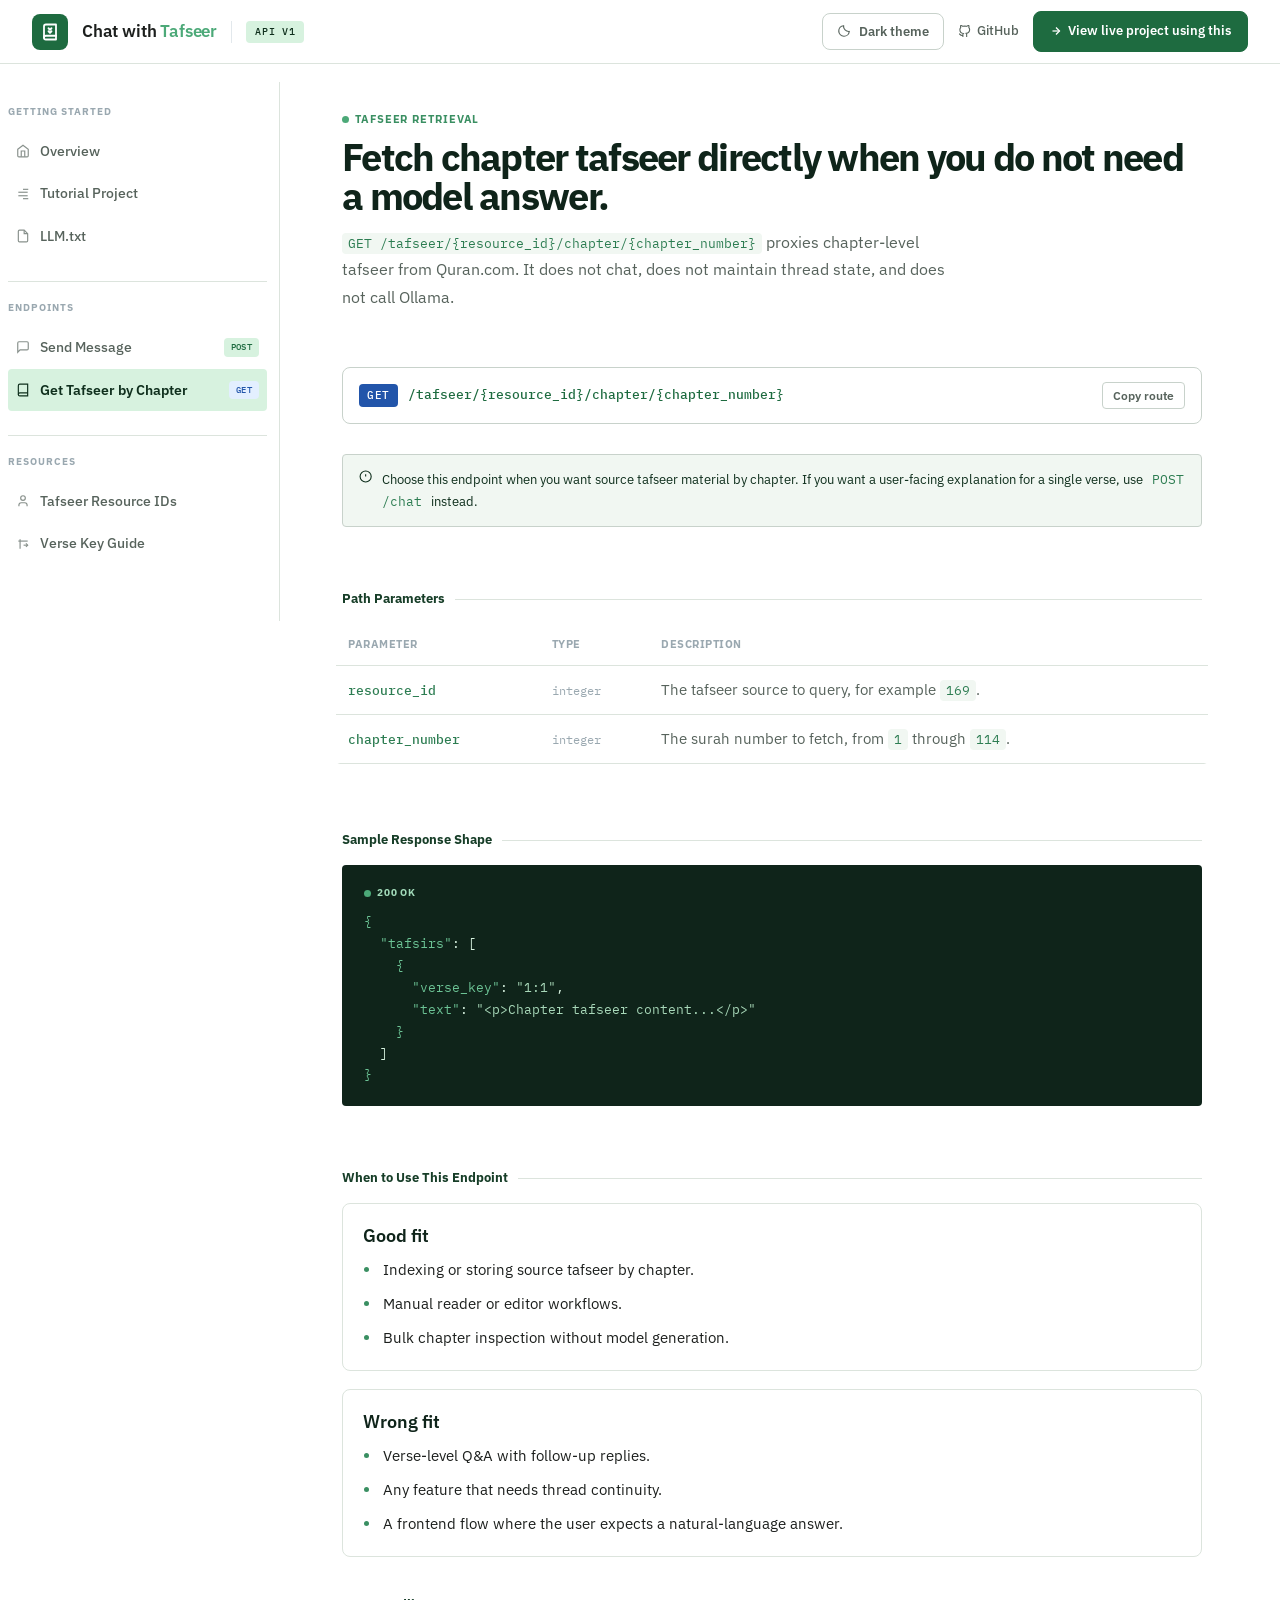
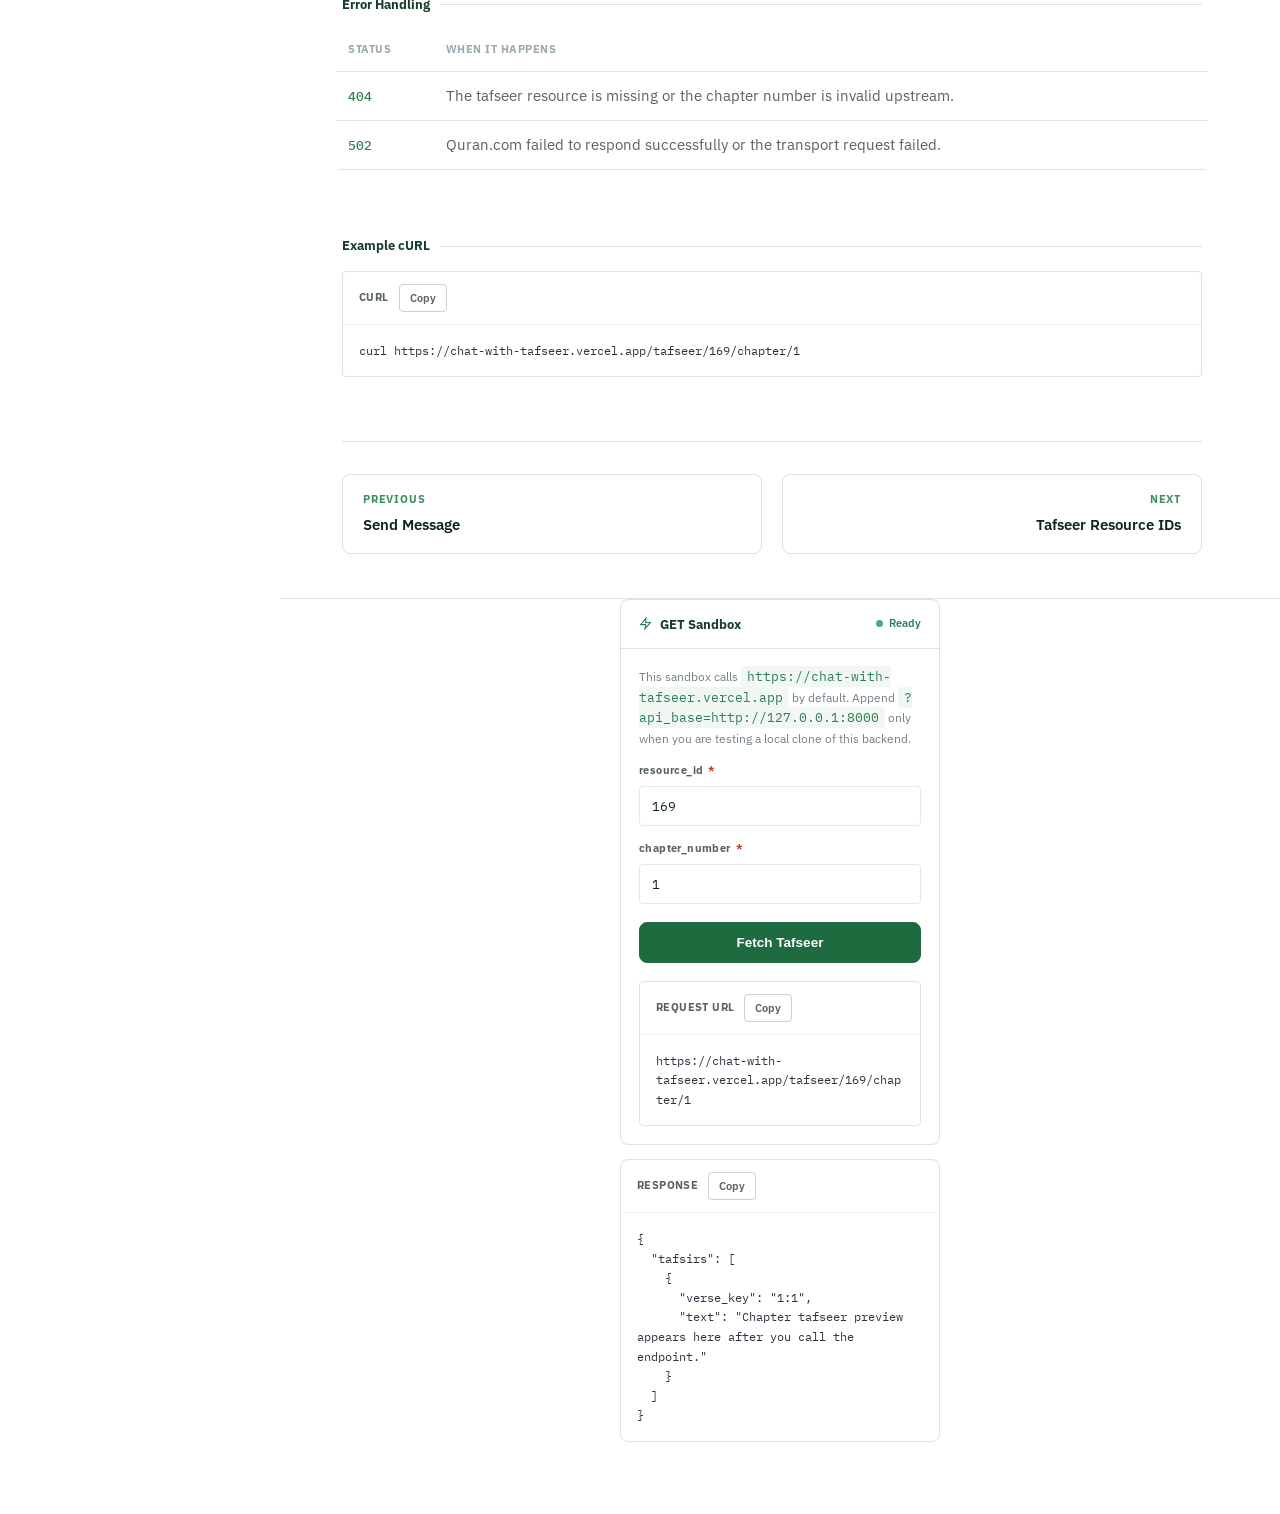
<file: docs/get_tafseer_by_chapter.html>
<!DOCTYPE html>
<html lang="en">
<head>
<meta charset="UTF-8">
<meta name="viewport" content="width=device-width, initial-scale=1.0">
<meta name="color-scheme" content="light dark">
<script>
  (function () {
    try {
      var storedTheme = localStorage.getItem("docs-theme");
      var theme = storedTheme;
      if (!theme && window.matchMedia) {
        theme = window.matchMedia("(prefers-color-scheme: dark)").matches ? "dark" : "light";
      }
      document.documentElement.setAttribute("data-theme", theme || "light");
    } catch (error) {
      document.documentElement.setAttribute("data-theme", "light");
    }
  })();
</script>
<title>Chat with Tafseer — Get Tafseer by Chapter</title>
<link rel="stylesheet" href="./assets/styles/docs.css">
</head>
<body>
<header class="topbar">
  <button class="burger-menu" type="button" aria-label="Toggle menu" data-menu-toggle>
    <svg width="20" height="20" viewBox="0 0 24 24" fill="none" stroke="currentColor" stroke-width="2" stroke-linecap="round" stroke-linejoin="round">
      <line x1="3" y1="12" x2="21" y2="12"></line>
      <line x1="3" y1="6" x2="21" y2="6"></line>
      <line x1="3" y1="18" x2="21" y2="18"></line>
    </svg>
  </button>
  <div class="logo-mark" aria-hidden="true">
    <svg width="18" height="18" viewBox="0 0 24 24" fill="none" stroke="currentColor" stroke-width="2.4" stroke-linecap="round" stroke-linejoin="round">
      <path d="M4 19.5A2.5 2.5 0 0 1 6.5 17H20"></path>
      <path d="M6.5 2H20v20H6.5A2.5 2.5 0 0 1 4 19.5v-15A2.5 2.5 0 0 1 6.5 2z"></path>
      <path d="M10 7l2 2 2-2"></path>
      <path d="M10 11l2 2 2-2"></path>
    </svg>
  </div>
  <span class="brand">Chat with <span>Tafseer</span></span>
  <div class="topbar-divider"></div>
  <span class="badge">API v1</span>

  <nav class="topbar-right">
    <button class="theme-toggle" type="button" data-theme-toggle aria-label="Toggle dark theme">
      <span class="theme-toggle-icon" data-theme-icon aria-hidden="true"></span>
      <span data-theme-label>Dark theme</span>
    </button>
    <a href="https://github.com/Sharjeelbaig/chat-with-tafseer" class="topbar-link" target="_blank">
      <svg width="13" height="13" fill="none" stroke="currentColor" stroke-width="2" viewBox="0 0 24 24">
        <path d="M9 19c-5 1.5-5-2.5-7-3m14 6v-3.87a3.37 3.37 0 0 0-.94-2.61c3.14-.35 6.44-1.54 6.44-7A5.44 5.44 0 0 0 20 4.77 5.07 5.07 0 0 0 19.91 1S18.73.65 16 2.48a13.38 13.38 0 0 0-7 0C6.27.65 5.09 1 5.09 1A5.07 5.07 0 0 0 5 4.77a5.44 5.44 0 0 0-1.5 3.78c0 5.42 3.3 6.61 6.44 7A3.37 3.37 0 0 0 9 18.13V22"></path>
      </svg>
      GitHub
    </a>
    <a href="https://tadabbur-ai.pages.dev" class="button-link" target="_blank">
      <svg width="12" height="12" fill="none" stroke="currentColor" stroke-width="2.5" viewBox="0 0 24 24">
        <path d="M5 12h14"></path>
        <path d="M12 5l7 7-7 7"></path>
      </svg>
      View live project using this
    </a>
  </nav>
</header>

<div class="layout">
  <aside class="sidebar">
    <div class="sidebar-section">
      <div class="sidebar-label">Getting Started</div>
      <a href="./index.html" class="sidebar-item">
        <svg width="14" height="14" fill="none" stroke="currentColor" stroke-width="2" viewBox="0 0 24 24">
          <path d="M3 9l9-7 9 7v11a2 2 0 0 1-2 2H5a2 2 0 0 1-2-2z"></path>
          <polyline points="9 22 9 12 15 12 15 22"></polyline>
        </svg>
        Overview
      </a>
      <a href="./tutorial_project.html" class="sidebar-item">
        <svg width="14" height="14" fill="none" stroke="currentColor" stroke-width="2" viewBox="0 0 24 24">
          <path d="M12 20h9"></path>
          <path d="M12 4h9"></path>
          <path d="M4 9h16"></path>
          <path d="M4 15h16"></path>
        </svg>
        Tutorial Project
      </a>
      <a href="./llm_txt.html" class="sidebar-item">
        <svg width="14" height="14" fill="none" stroke="currentColor" stroke-width="2" viewBox="0 0 24 24">
          <path d="M14 2H6a2 2 0 0 0-2 2v16a2 2 0 0 0 2 2h12a2 2 0 0 0 2-2V8z"></path>
          <path d="M14 2v6h6"></path>
        </svg>
        LLM.txt
      </a>
    </div>

    <div class="divider"></div>

    <div class="sidebar-section">
      <div class="sidebar-label">Endpoints</div>
      <a href="./send_message.html" class="sidebar-item">
        <svg width="14" height="14" fill="none" stroke="currentColor" stroke-width="2" viewBox="0 0 24 24">
          <path d="M21 15a2 2 0 0 1-2 2H7l-4 4V5a2 2 0 0 1 2-2h14a2 2 0 0 1 2 2z"></path>
        </svg>
        Send Message
        <span class="method-pill post">POST</span>
      </a>
      <a href="./get_tafseer_by_chapter.html" class="sidebar-item active">
        <svg width="14" height="14" fill="none" stroke="currentColor" stroke-width="2" viewBox="0 0 24 24">
          <path d="M4 19.5A2.5 2.5 0 0 1 6.5 17H20"></path>
          <path d="M6.5 2H20v20H6.5A2.5 2.5 0 0 1 4 19.5v-15A2.5 2.5 0 0 1 6.5 2z"></path>
        </svg>
        Get Tafseer by Chapter
        <span class="method-pill get">GET</span>
      </a>
    </div>

    <div class="divider"></div>

    <div class="sidebar-section">
      <div class="sidebar-label">Resources</div>
      <a href="./resource_ids.html" class="sidebar-item">
        <svg width="14" height="14" fill="none" stroke="currentColor" stroke-width="2" viewBox="0 0 24 24">
          <path d="M19 21v-2a4 4 0 0 0-4-4H9a4 4 0 0 0-4 4v2"></path>
          <circle cx="12" cy="7" r="4"></circle>
        </svg>
        Tafseer Resource IDs
      </a>
      <a href="./verse_keys.html" class="sidebar-item">
        <svg width="14" height="14" fill="none" stroke="currentColor" stroke-width="2" viewBox="0 0 24 24">
          <path d="M4 7h16"></path>
          <path d="M7 4v16"></path>
          <path d="M17 11l3 3-3 3"></path>
          <path d="M13 14h7"></path>
        </svg>
        Verse Key Guide
      </a>
    </div>
  </aside>

  <main class="main">
    <section class="docs-panel">
      <div class="page-intro">
        <div class="eyebrow">
          <span class="dot"></span>
          Tafseer Retrieval
        </div>
        <h1 class="page-title">Fetch chapter tafseer directly when you do not need a model answer.</h1>
        <p class="page-desc">
          <span class="inline-code">GET /tafseer/{resource_id}/chapter/{chapter_number}</span> proxies chapter-level tafseer from Quran.com. It does not chat, does not maintain thread state, and does not call Ollama.
        </p>
      </div>

      <div class="url-bar">
        <span class="url-method get">GET</span>
        <span class="url-path">/tafseer/{resource_id}/chapter/{chapter_number}</span>
        <button class="copy-btn" id="copy-chapter-route-btn">Copy route</button>
      </div>

      <div class="notice">
        <svg width="15" height="15" fill="none" stroke="currentColor" stroke-width="2" viewBox="0 0 24 24">
          <circle cx="12" cy="12" r="10"></circle>
          <path d="M12 8v4"></path>
          <path d="M12 16h.01"></path>
        </svg>
        <p>Choose this endpoint when you want source tafseer material by chapter. If you want a user-facing explanation for a single verse, use <span class="inline-code">POST /chat</span> instead.</p>
      </div>

      <div class="section-title">Path Parameters</div>
      <div class="table-scroll">
      <table class="param-table">
        <thead>
          <tr>
            <th>Parameter</th>
            <th>Type</th>
            <th>Description</th>
          </tr>
        </thead>
        <tbody>
          <tr>
            <td><span class="param-name">resource_id</span></td>
            <td><span class="param-type">integer</span></td>
            <td class="param-desc">The tafseer source to query, for example <span class="inline-code">169</span>.</td>
          </tr>
          <tr>
            <td><span class="param-name">chapter_number</span></td>
            <td><span class="param-type">integer</span></td>
            <td class="param-desc">The surah number to fetch, from <span class="inline-code">1</span> through <span class="inline-code">114</span>.</td>
          </tr>
        </tbody>
      </table>
      </div>

      <div class="section-title">Sample Response Shape</div>
      <div class="code-block">
        <div class="code-label"><span class="dot"></span> 200 OK</div>
        <pre><span class="key">{</span>
  <span class="key">"tafsirs"</span>: [
    <span class="key">{</span>
      <span class="key">"verse_key"</span>: <span class="str">"1:1"</span>,
      <span class="key">"text"</span>: <span class="str">"&lt;p&gt;Chapter tafseer content...&lt;/p&gt;"</span>
    <span class="key">}</span>
  ]
<span class="key">}</span></pre>
      </div>

      <div class="section-title">When to Use This Endpoint</div>
      <div class="card-grid">
        <article class="info-card">
          <h3>Good fit</h3>
          <ul class="check-list" style="margin-top:10px;">
            <li>Indexing or storing source tafseer by chapter.</li>
            <li>Manual reader or editor workflows.</li>
            <li>Bulk chapter inspection without model generation.</li>
          </ul>
        </article>
        <article class="info-card">
          <h3>Wrong fit</h3>
          <ul class="check-list" style="margin-top:10px;">
            <li>Verse-level Q&amp;A with follow-up replies.</li>
            <li>Any feature that needs thread continuity.</li>
            <li>A frontend flow where the user expects a natural-language answer.</li>
          </ul>
        </article>
      </div>

      <div class="section-title">Error Handling</div>
      <div class="table-scroll">
      <table class="param-table">
        <thead>
          <tr>
            <th>Status</th>
            <th>When it happens</th>
          </tr>
        </thead>
        <tbody>
          <tr>
            <td><span class="param-name">404</span></td>
            <td class="param-desc">The tafseer resource is missing or the chapter number is invalid upstream.</td>
          </tr>
          <tr>
            <td><span class="param-name">502</span></td>
            <td class="param-desc">Quran.com failed to respond successfully or the transport request failed.</td>
          </tr>
        </tbody>
      </table>
      </div>

      <div class="section-title">Example cURL</div>
      <div class="preview-block">
        <div class="preview-header">
          <span class="preview-label">cURL</span>
          <button class="copy-icon-btn" id="copy-chapter-curl-btn">Copy</button>
        </div>
        <div class="preview-body">
          <pre id="chapter-curl-preview"></pre>
        </div>
      </div>
      <nav class="docs-nav">
        <a href="./send_message.html" class="nav-btn prev">
          <span class="nav-label">Previous</span>
          <span class="nav-title">Send Message</span>
        </a>
        <a href="./resource_ids.html" class="nav-btn next">
          <span class="nav-label">Next</span>
          <span class="nav-title">Tafseer Resource IDs</span>
        </a>
      </nav>
    </section>

    <aside class="right-rail">
      <div class="rail-stack">
        <article class="sandbox-card">
          <div class="sandbox-card-header">
            <svg width="13" height="13" fill="none" stroke="var(--green-700)" stroke-width="2" viewBox="0 0 24 24">
              <polygon points="13 2 3 14 12 14 11 22 21 10 12 10 13 2"></polygon>
            </svg>
            <span class="sandbox-card-title">GET Sandbox</span>
            <span class="status-ok" id="chapter-sandbox-status" style="margin-left:auto;"><span class="status-dot"></span>Ready</span>
          </div>
          <div class="sandbox-card-body">
            <div class="small-note">This sandbox calls <span class="inline-code">https://chat-with-tafseer.vercel.app</span> by default. Append <span class="inline-code">?api_base=http://127.0.0.1:8000</span> only when you are testing a local clone of this backend.</div>

            <div class="field-group">
              <label class="field-label" for="chapter_resource_id">resource_id <span class="req">*</span></label>
              <input class="field-input" id="chapter_resource_id" type="number" value="169" placeholder="169">
            </div>

            <div class="field-group">
              <label class="field-label" for="chapter_number">chapter_number <span class="req">*</span></label>
              <input class="field-input" id="chapter_number" type="number" value="1" placeholder="1">
            </div>

            <button class="send-btn" id="fetch-tafseer-btn">Fetch Tafseer</button>

            <div class="preview-block" style="margin-top:4px;">
              <div class="preview-header">
                <span class="preview-label">Request URL</span>
                <button class="copy-icon-btn" id="copy-chapter-url-btn">Copy</button>
              </div>
              <div class="preview-body">
                <pre id="chapter-url-preview"></pre>
              </div>
            </div>
          </div>
        </article>

        <article class="sandbox-card">
          <div class="preview-header">
            <span class="preview-label">Response</span>
            <button class="copy-icon-btn" id="copy-chapter-response-btn">Copy</button>
          </div>
          <div class="preview-body">
            <pre id="chapter-response-preview"></pre>
          </div>
        </article>
      </div>
    </aside>
  </main>
</div>

<script src="./assets/scripts/docs.js"></script>
<script src="./assets/scripts/get-tafseer.js"></script>
<script>
  document.addEventListener("DOMContentLoaded", function () {
    var routeButton = document.getElementById("copy-chapter-route-btn");
    routeButton.addEventListener("click", function () {
      window.docsSite.copyText(
        window.docsSite.buildApiUrl("/tafseer/{resource_id}/chapter/{chapter_number}"),
        routeButton,
        "Copied"
      );
    });
  });
</script>
</body>
</html>
</file>
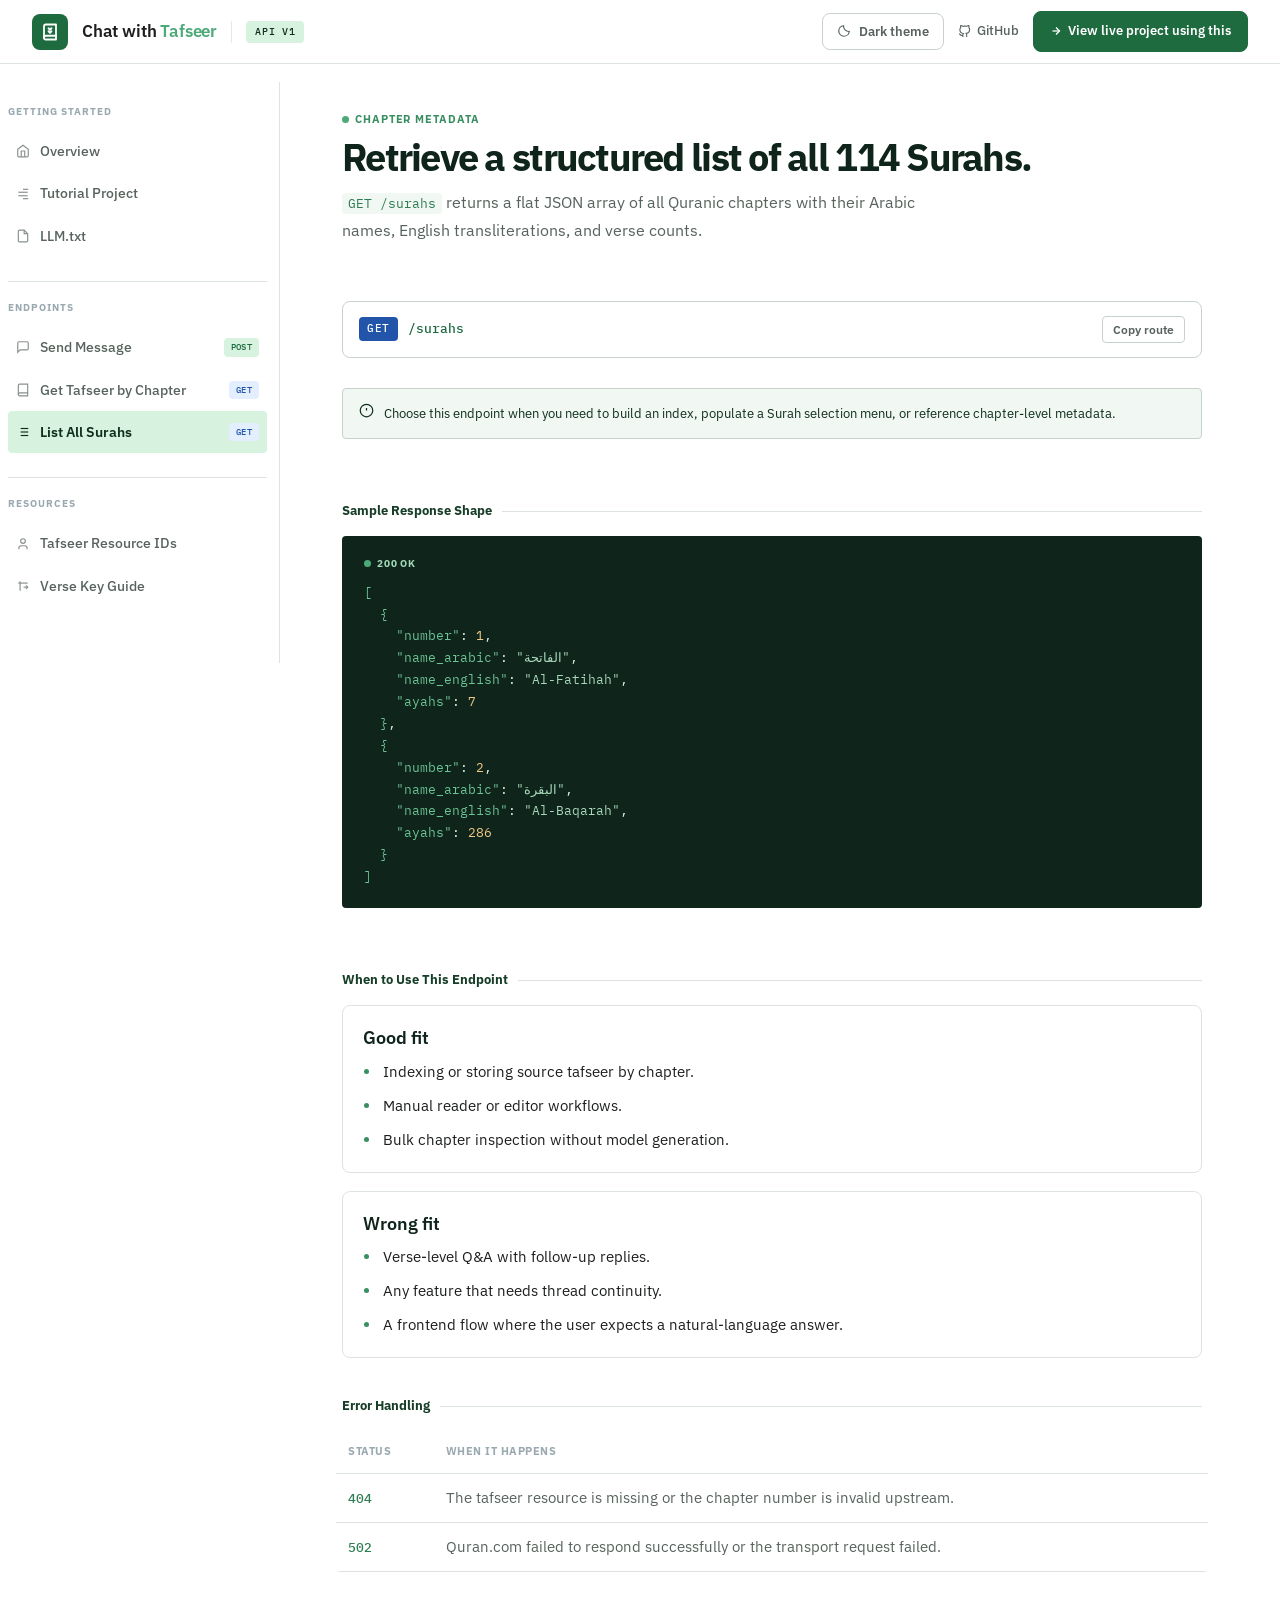
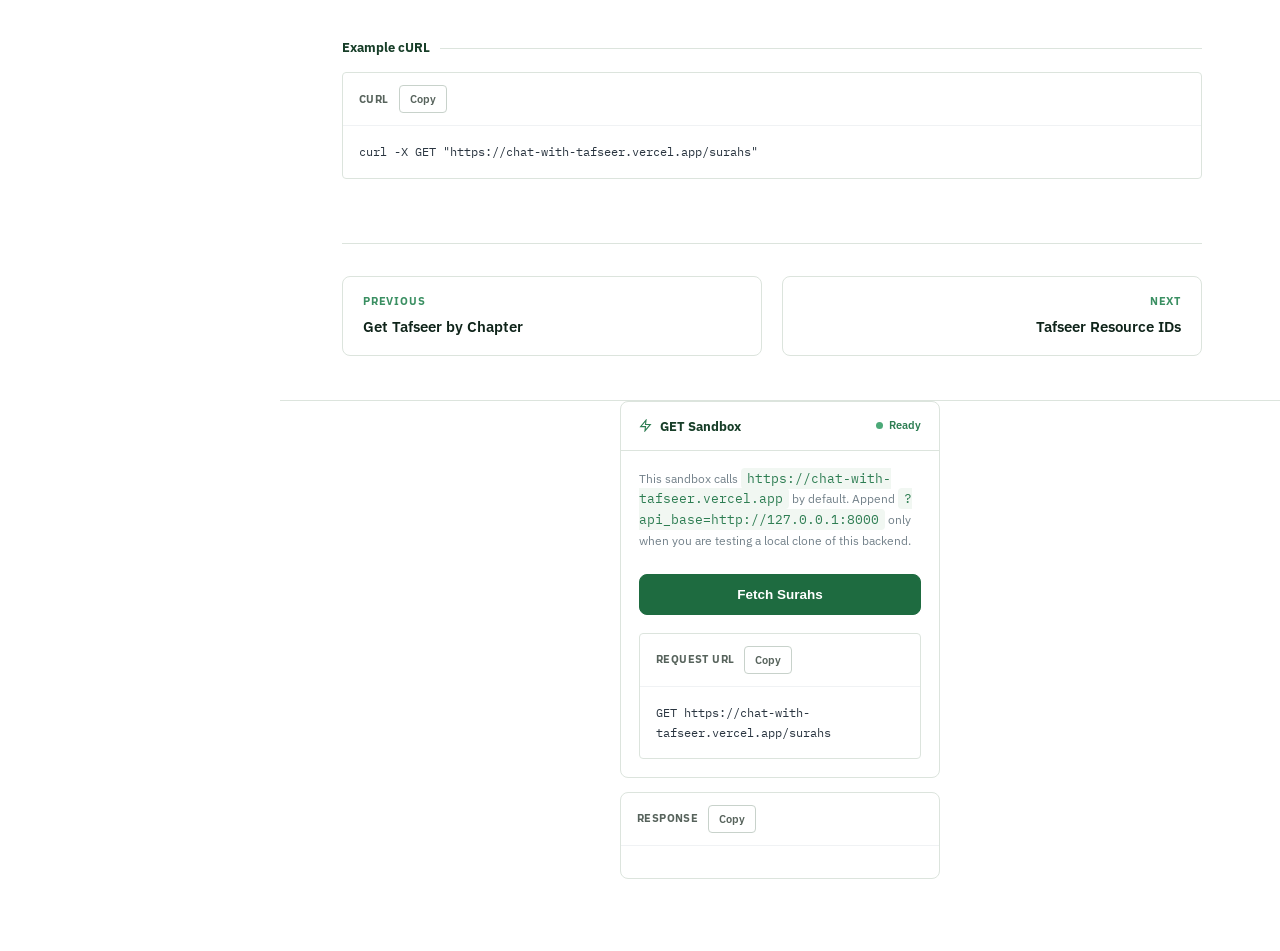
<file: docs/list_surahs.html>
<!DOCTYPE html>
<html lang="en">
<head>
<meta charset="UTF-8">
<meta name="viewport" content="width=device-width, initial-scale=1.0">
<meta name="color-scheme" content="light dark">
<script>
  (function () {
    try {
      var storedTheme = localStorage.getItem("docs-theme");
      var theme = storedTheme;
      if (!theme && window.matchMedia) {
        theme = window.matchMedia("(prefers-color-scheme: dark)").matches ? "dark" : "light";
      }
      document.documentElement.setAttribute("data-theme", theme || "light");
    } catch (error) {
      document.documentElement.setAttribute("data-theme", "light");
    }
  })();
</script>
<title>Chat with Tafseer — List All Surahs</title>
<link rel="stylesheet" href="./assets/styles/docs.css">
</head>
<body>
<header class="topbar">
  <button class="burger-menu" type="button" aria-label="Toggle menu" data-menu-toggle>
    <svg width="20" height="20" viewBox="0 0 24 24" fill="none" stroke="currentColor" stroke-width="2" stroke-linecap="round" stroke-linejoin="round">
      <line x1="3" y1="12" x2="21" y2="12"></line>
      <line x1="3" y1="6" x2="21" y2="6"></line>
      <line x1="3" y1="18" x2="21" y2="18"></line>
    </svg>
  </button>
  <div class="logo-mark" aria-hidden="true">
    <svg width="18" height="18" viewBox="0 0 24 24" fill="none" stroke="currentColor" stroke-width="2.4" stroke-linecap="round" stroke-linejoin="round">
      <path d="M4 19.5A2.5 2.5 0 0 1 6.5 17H20"></path>
      <path d="M6.5 2H20v20H6.5A2.5 2.5 0 0 1 4 19.5v-15A2.5 2.5 0 0 1 6.5 2z"></path>
      <path d="M10 7l2 2 2-2"></path>
      <path d="M10 11l2 2 2-2"></path>
    </svg>
  </div>
  <span class="brand">Chat with <span>Tafseer</span></span>
  <div class="topbar-divider"></div>
  <span class="badge">API v1</span>

  <nav class="topbar-right">
    <button class="theme-toggle" type="button" data-theme-toggle aria-label="Toggle dark theme">
      <span class="theme-toggle-icon" data-theme-icon aria-hidden="true"></span>
      <span data-theme-label>Dark theme</span>
    </button>
    <a href="https://github.com/Sharjeelbaig/chat-with-tafseer" class="topbar-link" target="_blank">
      <svg width="13" height="13" fill="none" stroke="currentColor" stroke-width="2" viewBox="0 0 24 24">
        <path d="M9 19c-5 1.5-5-2.5-7-3m14 6v-3.87a3.37 3.37 0 0 0-.94-2.61c3.14-.35 6.44-1.54 6.44-7A5.44 5.44 0 0 0 20 4.77 5.07 5.07 0 0 0 19.91 1S18.73.65 16 2.48a13.38 13.38 0 0 0-7 0C6.27.65 5.09 1 5.09 1A5.07 5.07 0 0 0 5 4.77a5.44 5.44 0 0 0-1.5 3.78c0 5.42 3.3 6.61 6.44 7A3.37 3.37 0 0 0 9 18.13V22"></path>
      </svg>
      GitHub
    </a>
    <a href="https://tadabbur-ai.pages.dev" class="button-link" target="_blank">
      <svg width="12" height="12" fill="none" stroke="currentColor" stroke-width="2.5" viewBox="0 0 24 24">
        <path d="M5 12h14"></path>
        <path d="M12 5l7 7-7 7"></path>
      </svg>
      View live project using this
    </a>
  </nav>
</header>

<div class="layout">
  <aside class="sidebar">
    <div class="sidebar-section">
      <div class="sidebar-label">Getting Started</div>
      <a href="./index.html" class="sidebar-item">
        <svg width="14" height="14" fill="none" stroke="currentColor" stroke-width="2" viewBox="0 0 24 24">
          <path d="M3 9l9-7 9 7v11a2 2 0 0 1-2 2H5a2 2 0 0 1-2-2z"></path>
          <polyline points="9 22 9 12 15 12 15 22"></polyline>
        </svg>
        Overview
      </a>
      <a href="./tutorial_project.html" class="sidebar-item">
        <svg width="14" height="14" fill="none" stroke="currentColor" stroke-width="2" viewBox="0 0 24 24">
          <path d="M12 20h9"></path>
          <path d="M12 4h9"></path>
          <path d="M4 9h16"></path>
          <path d="M4 15h16"></path>
        </svg>
        Tutorial Project
      </a>
      <a href="./llm_txt.html" class="sidebar-item">
        <svg width="14" height="14" fill="none" stroke="currentColor" stroke-width="2" viewBox="0 0 24 24">
          <path d="M14 2H6a2 2 0 0 0-2 2v16a2 2 0 0 0 2 2h12a2 2 0 0 0 2-2V8z"></path>
          <path d="M14 2v6h6"></path>
        </svg>
        LLM.txt
      </a>
    </div>

    <div class="divider"></div>

    <div class="sidebar-section">
      <div class="sidebar-label">Endpoints</div>
      <a href="./send_message.html" class="sidebar-item">
        <svg width="14" height="14" fill="none" stroke="currentColor" stroke-width="2" viewBox="0 0 24 24">
          <path d="M21 15a2 2 0 0 1-2 2H7l-4 4V5a2 2 0 0 1 2-2h14a2 2 0 0 1 2 2z"></path>
        </svg>
        Send Message
        <span class="method-pill post">POST</span>
      </a>
      <a href="./get_tafseer_by_chapter.html" class="sidebar-item">
        <svg width="14" height="14" fill="none" stroke="currentColor" stroke-width="2" viewBox="0 0 24 24">
          <path d="M4 19.5A2.5 2.5 0 0 1 6.5 17H20"></path>
          <path d="M6.5 2H20v20H6.5A2.5 2.5 0 0 1 4 19.5v-15A2.5 2.5 0 0 1 6.5 2z"></path>
        </svg>
        Get Tafseer by Chapter
        <span class="method-pill get">GET</span>
      </a>
      <a href="./list_surahs.html" class="sidebar-item active">
        <svg width="14" height="14" fill="none" stroke="currentColor" stroke-width="2" viewBox="0 0 24 24">
          <path d="M8 6h13"></path>
          <path d="M8 12h13"></path>
          <path d="M8 18h13"></path>
          <path d="M3 6h.01"></path>
          <path d="M3 12h.01"></path>
          <path d="M3 18h.01"></path>
        </svg>
        List All Surahs
        <span class="method-pill get">GET</span>
      </a>
    </div>

    <div class="divider"></div>

    <div class="sidebar-section">
      <div class="sidebar-label">Resources</div>
      <a href="./resource_ids.html" class="sidebar-item">
        <svg width="14" height="14" fill="none" stroke="currentColor" stroke-width="2" viewBox="0 0 24 24">
          <path d="M19 21v-2a4 4 0 0 0-4-4H9a4 4 0 0 0-4 4v2"></path>
          <circle cx="12" cy="7" r="4"></circle>
        </svg>
        Tafseer Resource IDs
      </a>
      <a href="./verse_keys.html" class="sidebar-item">
        <svg width="14" height="14" fill="none" stroke="currentColor" stroke-width="2" viewBox="0 0 24 24">
          <path d="M4 7h16"></path>
          <path d="M7 4v16"></path>
          <path d="M17 11l3 3-3 3"></path>
          <path d="M13 14h7"></path>
        </svg>
        Verse Key Guide
      </a>
    </div>
  </aside>

  <main class="main">
    <section class="docs-panel">
      <div class="page-intro">
        <div class="eyebrow">
          <span class="dot"></span>
          Chapter Metadata
        </div>
        <h1 class="page-title">Retrieve a structured list of all 114 Surahs.</h1>
        <p class="page-desc">
          <span class="inline-code">GET /surahs</span> returns a flat JSON array of all Quranic chapters with their Arabic names, English transliterations, and verse counts.
        </p>
      </div>

      <div class="url-bar">
        <span class="url-method get">GET</span>
        <span class="url-path">/surahs</span>
        <button class="copy-btn" id="copy-surahs-route-btn">Copy route</button>
      </div>

      <div class="notice">
        <svg width="15" height="15" fill="none" stroke="currentColor" stroke-width="2" viewBox="0 0 24 24">
          <circle cx="12" cy="12" r="10"></circle>
          <path d="M12 8v4"></path>
          <path d="M12 16h.01"></path>
        </svg>
        <p>Choose this endpoint when you need to build an index, populate a Surah selection menu, or reference chapter-level metadata.</p>
      </div>

      <div class="section-title">Sample Response Shape</div>
      <div class="code-block">
        <div class="code-label"><span class="dot"></span> 200 OK</div>
        <pre><span class="key">[</span>
  <span class="key">{</span>
    <span class="key">"number"</span>: <span class="num">1</span>,
    <span class="key">"name_arabic"</span>: <span class="str">"الفاتحة"</span>,
    <span class="key">"name_english"</span>: <span class="str">"Al-Fatihah"</span>,
    <span class="key">"ayahs"</span>: <span class="num">7</span>
  <span class="key">}</span>,
  <span class="key">{</span>
    <span class="key">"number"</span>: <span class="num">2</span>,
    <span class="key">"name_arabic"</span>: <span class="str">"البقرة"</span>,
    <span class="key">"name_english"</span>: <span class="str">"Al-Baqarah"</span>,
    <span class="key">"ayahs"</span>: <span class="num">286</span>
  <span class="key">}</span>
<span class="key">]</span></pre>
      </div>

      <div class="section-title">When to Use This Endpoint</div>
      <div class="card-grid">
        <article class="info-card">
          <h3>Good fit</h3>
          <ul class="check-list" style="margin-top:10px;">
            <li>Indexing or storing source tafseer by chapter.</li>
            <li>Manual reader or editor workflows.</li>
            <li>Bulk chapter inspection without model generation.</li>
          </ul>
        </article>
        <article class="info-card">
          <h3>Wrong fit</h3>
          <ul class="check-list" style="margin-top:10px;">
            <li>Verse-level Q&amp;A with follow-up replies.</li>
            <li>Any feature that needs thread continuity.</li>
            <li>A frontend flow where the user expects a natural-language answer.</li>
          </ul>
        </article>
      </div>

      <div class="section-title">Error Handling</div>
      <div class="table-scroll">
      <table class="param-table">
        <thead>
          <tr>
            <th>Status</th>
            <th>When it happens</th>
          </tr>
        </thead>
        <tbody>
          <tr>
            <td><span class="param-name">404</span></td>
            <td class="param-desc">The tafseer resource is missing or the chapter number is invalid upstream.</td>
          </tr>
          <tr>
            <td><span class="param-name">502</span></td>
            <td class="param-desc">Quran.com failed to respond successfully or the transport request failed.</td>
          </tr>
        </tbody>
      </table>
      </div>

      <div class="section-title">Example cURL</div>
      <div class="preview-block">
        <div class="preview-header">
          <span class="preview-label">cURL</span>
          <button class="copy-icon-btn" id="copy-chapter-curl-btn">Copy</button>
        </div>
        <div class="preview-body">
          <pre id="chapter-curl-preview"></pre>
        </div>
      </div>
      <nav class="docs-nav">
        <a href="./get_tafseer_by_chapter.html" class="nav-btn prev">
          <span class="nav-label">Previous</span>
          <span class="nav-title">Get Tafseer by Chapter</span>
        </a>
        <a href="./resource_ids.html" class="nav-btn next">
          <span class="nav-label">Next</span>
          <span class="nav-title">Tafseer Resource IDs</span>
        </a>
      </nav>
    </section>

    <aside class="right-rail">
      <div class="rail-stack">
        <article class="sandbox-card">
          <div class="sandbox-card-header">
            <svg width="13" height="13" fill="none" stroke="var(--green-700)" stroke-width="2" viewBox="0 0 24 24">
              <polygon points="13 2 3 14 12 14 11 22 21 10 12 10 13 2"></polygon>
            </svg>
            <span class="sandbox-card-title">GET Sandbox</span>
            <span class="status-ok" id="chapter-sandbox-status" style="margin-left:auto;"><span class="status-dot"></span>Ready</span>
          </div>
          <div class="sandbox-card-body">
            <div class="small-note">This sandbox calls <span class="inline-code">https://chat-with-tafseer.vercel.app</span> by default. Append <span class="inline-code">?api_base=http://127.0.0.1:8000</span> only when you are testing a local clone of this backend.</div>

            <button class="send-btn" style="margin-top: 10px;" id="fetch-surahs-btn">Fetch Surahs</button>

            <div class="preview-block" style="margin-top:4px;">
              <div class="preview-header">
                <span class="preview-label">Request URL</span>
                <button class="copy-icon-btn" id="copy-surahs-url-btn">Copy</button>
              </div>
              <div class="preview-body">
                <pre id="surahs-url-preview"></pre>
              </div>
            </div>
          </div>
        </article>

        <article class="sandbox-card">
          <div class="preview-header">
            <span class="preview-label">Response</span>
            <button class="copy-icon-btn" id="copy-surahs-response-btn">Copy</button>
          </div>
          <div class="preview-body">
            <pre id="surahs-response-preview"></pre>
          </div>
        </article>
      </div>
    </aside>
  </main>
</div>

<script src="./assets/scripts/docs.js"></script>
<script>
  document.addEventListener("DOMContentLoaded", function () {
    var routeButton = document.getElementById("copy-surahs-route-btn");
    var curlPreview = document.getElementById("chapter-curl-preview");
    var copyCurlBtn = document.getElementById("copy-chapter-curl-btn");

    var fetchBtn = document.getElementById("fetch-surahs-btn");
    var copyUrlBtn = document.getElementById("copy-surahs-url-btn");
    var copyResBtn = document.getElementById("copy-surahs-response-btn");
    var urlPreview = document.getElementById("surahs-url-preview");
    var resPreview = document.getElementById("surahs-response-preview");
    var statusText = document.getElementById("chapter-sandbox-status");

    function renderPreviews() {
      var url = window.docsSite.buildApiUrl("/surahs");
      urlPreview.textContent = "GET " + url;
      curlPreview.textContent = 'curl -X GET "' + url + '"';
    }

    renderPreviews();

    routeButton.addEventListener("click", function () {
      window.docsSite.copyText(window.docsSite.buildApiUrl("/surahs"), routeButton, "Copied");
    });
    copyCurlBtn.addEventListener("click", function () {
      window.docsSite.copyText(curlPreview.textContent, copyCurlBtn, "Copied");
    });
    copyUrlBtn.addEventListener("click", function () {
      window.docsSite.copyText(window.docsSite.buildApiUrl("/surahs"), copyUrlBtn, "Copied");
    });
    copyResBtn.addEventListener("click", function () {
      window.docsSite.copyText(resPreview.textContent, copyResBtn, "Copied");
    });

    fetchBtn.addEventListener("click", function () {
      var url = window.docsSite.buildApiUrl("/surahs");
      renderPreviews();

      fetchBtn.disabled = true;
      fetchBtn.textContent = "Fetching...";
      statusText.className = "status-loading";
      statusText.innerHTML = '<span class="status-dot"></span>Testing';
      resPreview.textContent = "Loading...";

      fetch(url)
        .then(function (res) {
          if (!res.ok) {
            return res.json().then(function (err) {
              throw err;
            });
          }
          return res.json();
        })
        .then(function (data) {
          resPreview.textContent = JSON.stringify(data, null, 2);
          statusText.className = "status-ok";
          statusText.innerHTML = '<span class="status-dot"></span>200 OK';
        })
        .catch(function (err) {
          resPreview.innerHTML = '<span class="error-string">' + JSON.stringify(err, null, 2) + '</span>';
          statusText.className = "status-error";
          statusText.innerHTML = '<span class="status-dot"></span>Failed';
        })
        .finally(function () {
          fetchBtn.disabled = false;
          fetchBtn.textContent = "Fetch Surahs";
        });
    });
  });
</script>
</body>
</html>
</file>
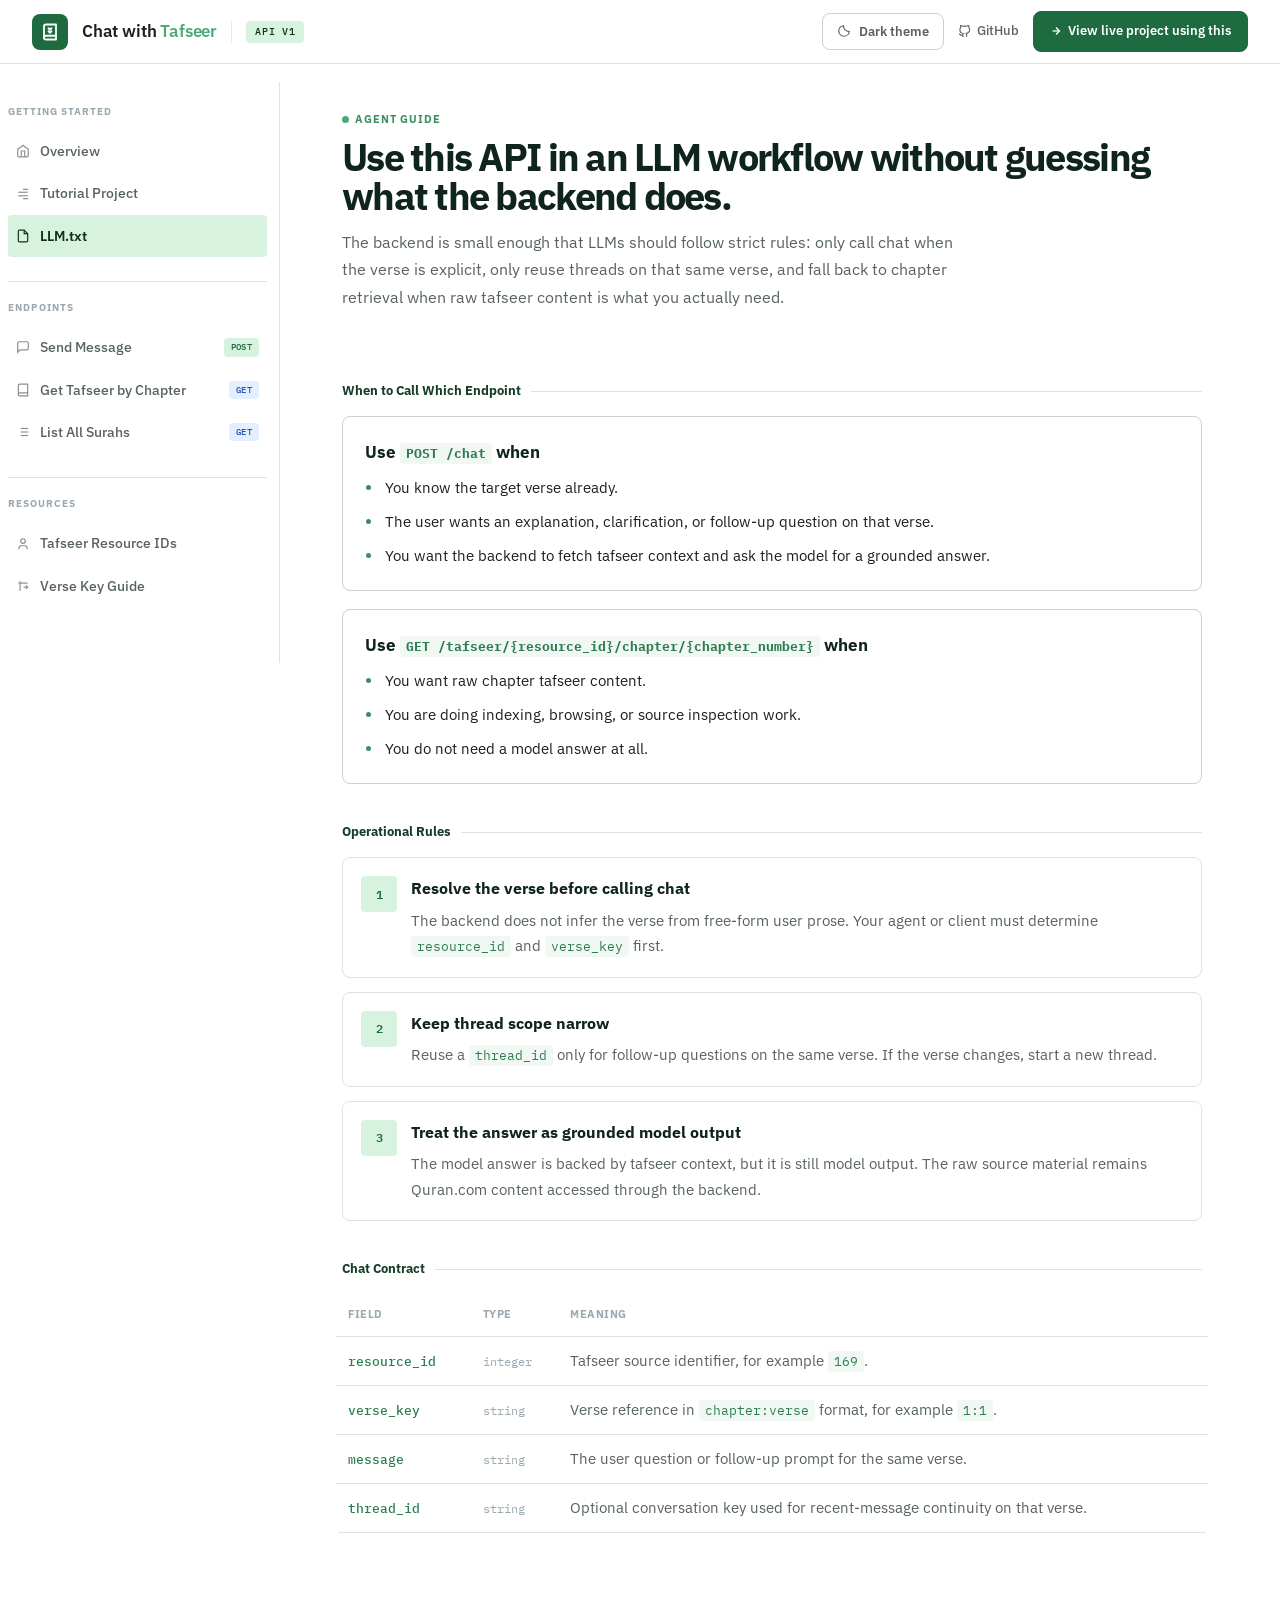
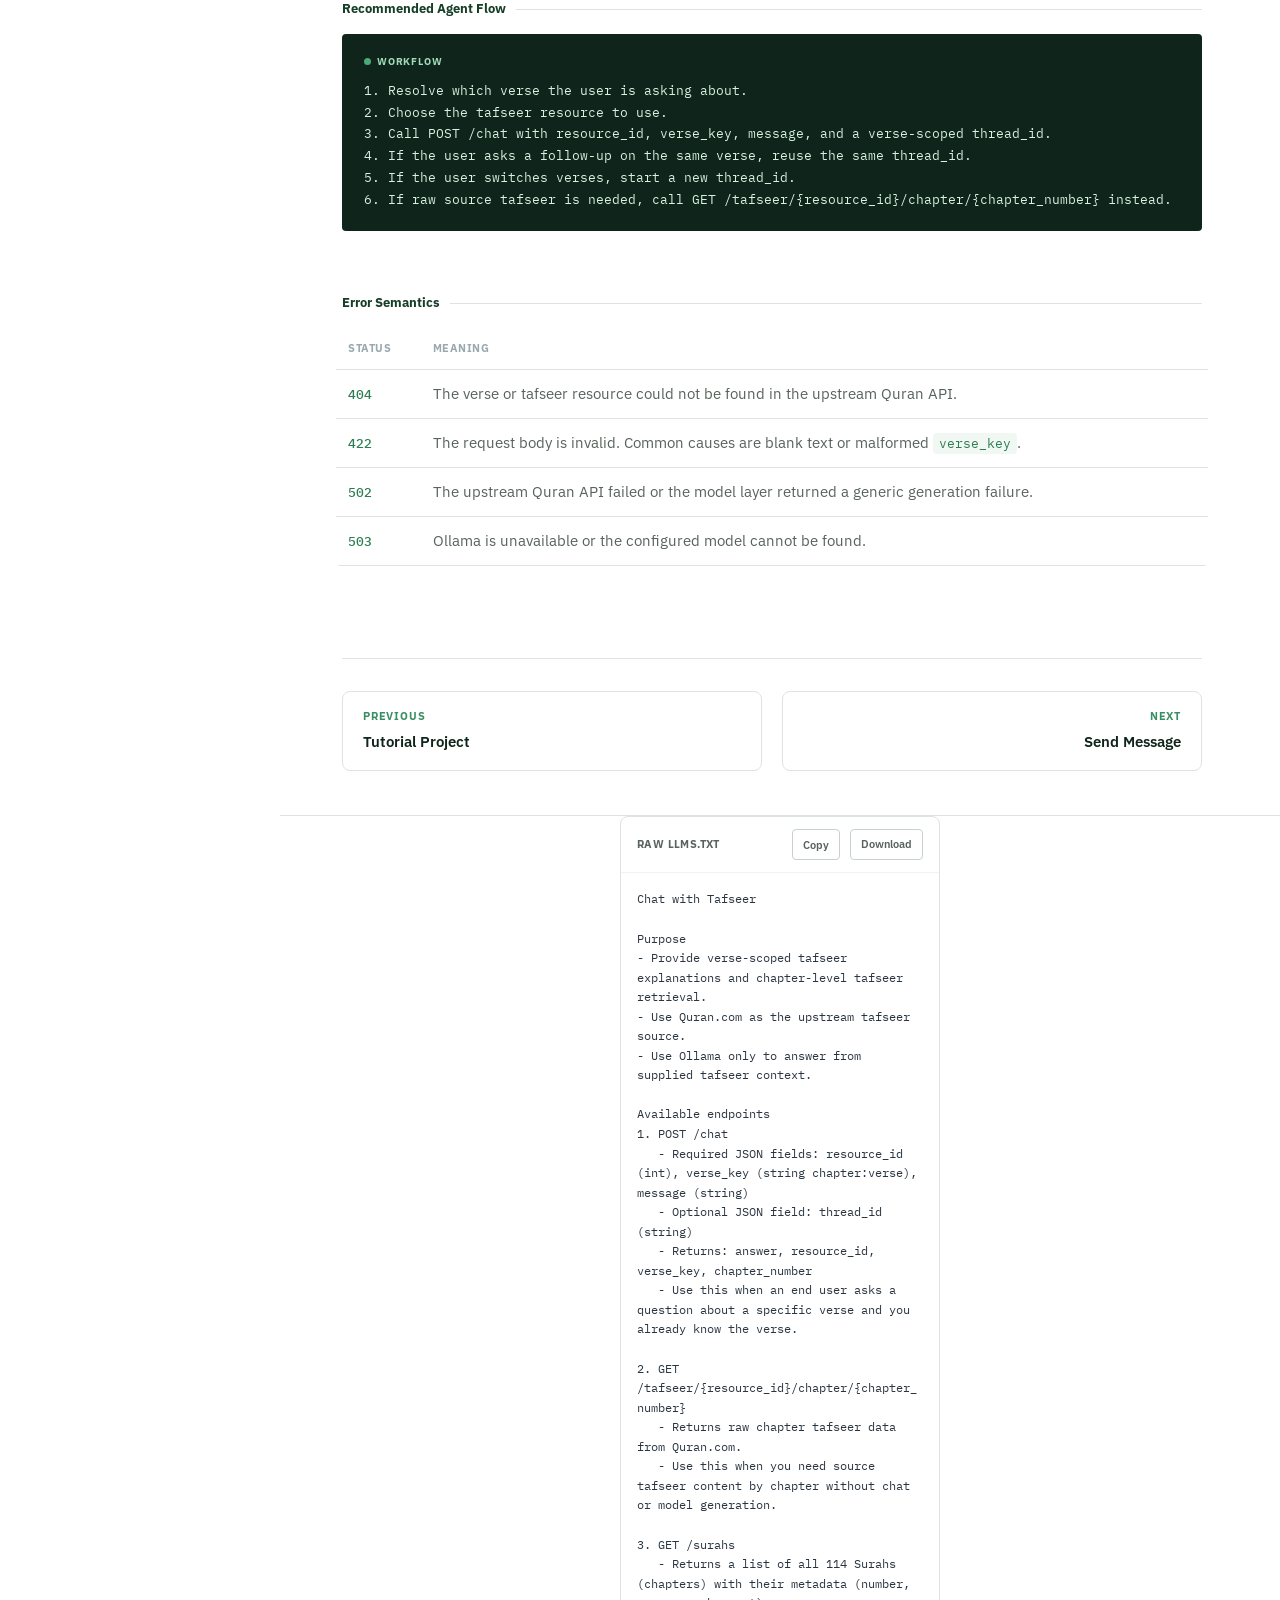
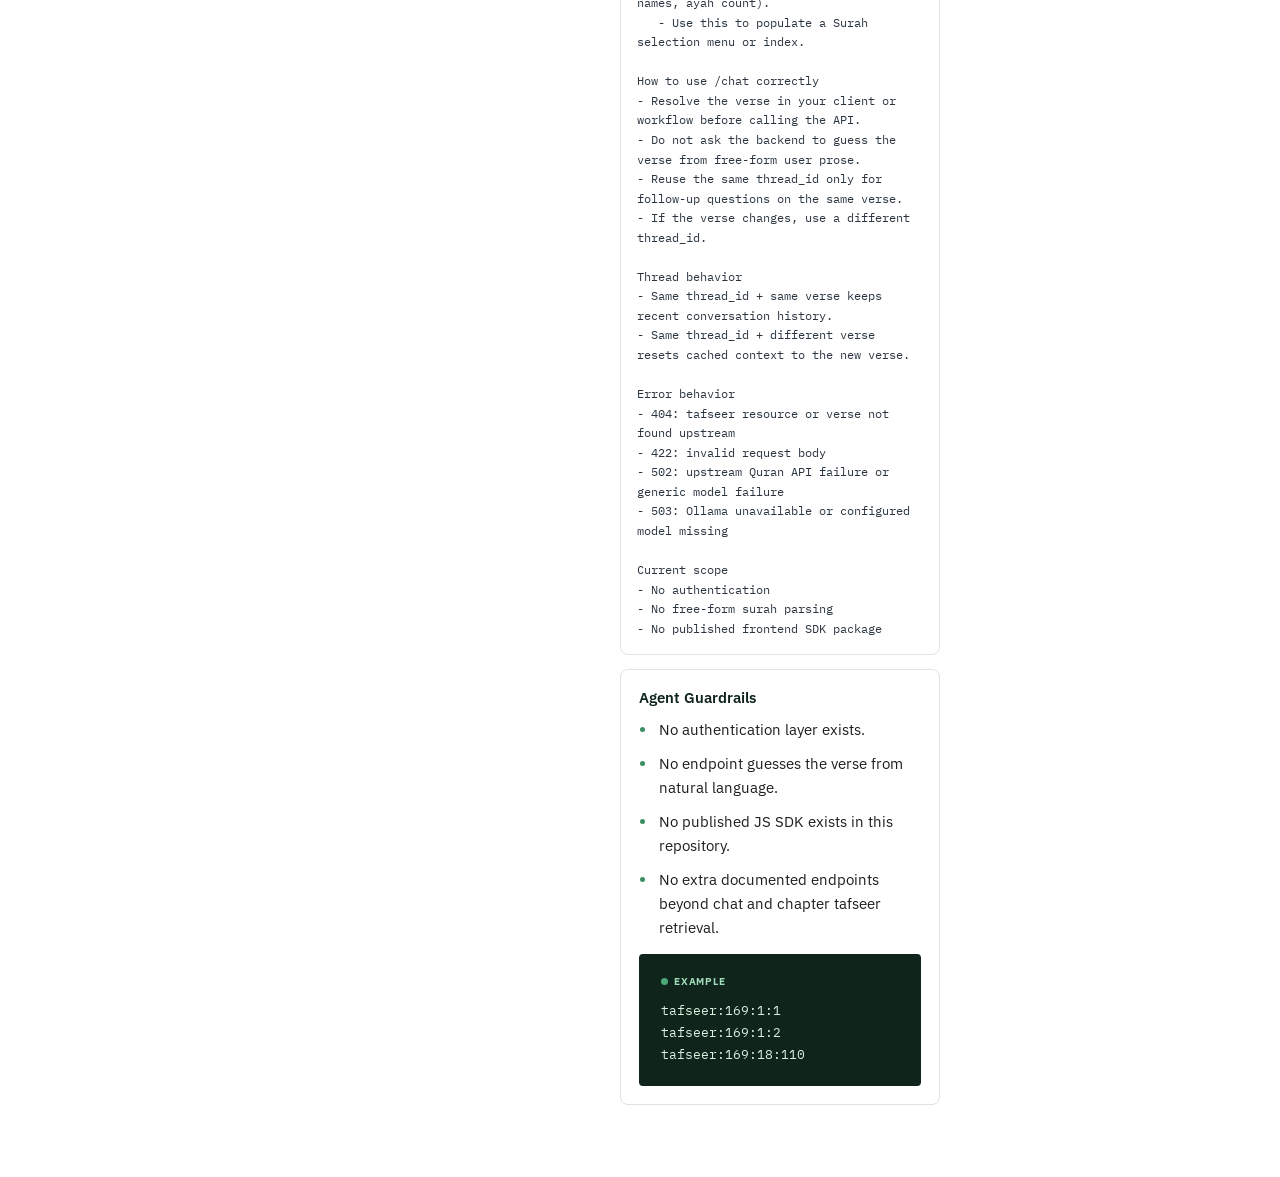
<file: docs/llm_txt.html>
<!DOCTYPE html>
<html lang="en">
<head>
<meta charset="UTF-8">
<meta name="viewport" content="width=device-width, initial-scale=1.0">
<meta name="color-scheme" content="light dark">
<script>
  (function () {
    try {
      var storedTheme = localStorage.getItem("docs-theme");
      var theme = storedTheme;
      if (!theme && window.matchMedia) {
        theme = window.matchMedia("(prefers-color-scheme: dark)").matches ? "dark" : "light";
      }
      document.documentElement.setAttribute("data-theme", theme || "light");
    } catch (error) {
      document.documentElement.setAttribute("data-theme", "light");
    }
  })();
</script>
<title>Chat with Tafseer — LLM.txt</title>
<link rel="stylesheet" href="./assets/styles/docs.css">
</head>
<body>
<header class="topbar">
  <button class="burger-menu" type="button" aria-label="Toggle menu" data-menu-toggle>
    <svg width="20" height="20" viewBox="0 0 24 24" fill="none" stroke="currentColor" stroke-width="2" stroke-linecap="round" stroke-linejoin="round">
      <line x1="3" y1="12" x2="21" y2="12"></line>
      <line x1="3" y1="6" x2="21" y2="6"></line>
      <line x1="3" y1="18" x2="21" y2="18"></line>
    </svg>
  </button>
  <div class="logo-mark" aria-hidden="true">
    <svg width="18" height="18" viewBox="0 0 24 24" fill="none" stroke="currentColor" stroke-width="2.4" stroke-linecap="round" stroke-linejoin="round">
      <path d="M4 19.5A2.5 2.5 0 0 1 6.5 17H20"></path>
      <path d="M6.5 2H20v20H6.5A2.5 2.5 0 0 1 4 19.5v-15A2.5 2.5 0 0 1 6.5 2z"></path>
      <path d="M10 7l2 2 2-2"></path>
      <path d="M10 11l2 2 2-2"></path>
    </svg>
  </div>
  <span class="brand">Chat with <span>Tafseer</span></span>
  <div class="topbar-divider"></div>
  <span class="badge">API v1</span>

  <nav class="topbar-right">
    <button class="theme-toggle" type="button" data-theme-toggle aria-label="Toggle dark theme">
      <span class="theme-toggle-icon" data-theme-icon aria-hidden="true"></span>
      <span data-theme-label>Dark theme</span>
    </button>
    <a href="https://github.com/Sharjeelbaig/chat-with-tafseer" class="topbar-link" target="_blank">
      <svg width="13" height="13" fill="none" stroke="currentColor" stroke-width="2" viewBox="0 0 24 24">
        <path d="M9 19c-5 1.5-5-2.5-7-3m14 6v-3.87a3.37 3.37 0 0 0-.94-2.61c3.14-.35 6.44-1.54 6.44-7A5.44 5.44 0 0 0 20 4.77 5.07 5.07 0 0 0 19.91 1S18.73.65 16 2.48a13.38 13.38 0 0 0-7 0C6.27.65 5.09 1 5.09 1A5.07 5.07 0 0 0 5 4.77a5.44 5.44 0 0 0-1.5 3.78c0 5.42 3.3 6.61 6.44 7A3.37 3.37 0 0 0 9 18.13V22"></path>
      </svg>
      GitHub
    </a>
    <a href="https://tadabbur-ai.pages.dev" class="button-link" target="_blank">
      <svg width="12" height="12" fill="none" stroke="currentColor" stroke-width="2.5" viewBox="0 0 24 24">
        <path d="M5 12h14"></path>
        <path d="M12 5l7 7-7 7"></path>
      </svg>
      View live project using this
    </a>
  </nav>
</header>

<div class="layout">
  <aside class="sidebar">
    <div class="sidebar-section">
      <div class="sidebar-label">Getting Started</div>
      <a href="./index.html" class="sidebar-item">
        <svg width="14" height="14" fill="none" stroke="currentColor" stroke-width="2" viewBox="0 0 24 24">
          <path d="M3 9l9-7 9 7v11a2 2 0 0 1-2 2H5a2 2 0 0 1-2-2z"></path>
          <polyline points="9 22 9 12 15 12 15 22"></polyline>
        </svg>
        Overview
      </a>
      <a href="./tutorial_project.html" class="sidebar-item">
        <svg width="14" height="14" fill="none" stroke="currentColor" stroke-width="2" viewBox="0 0 24 24">
          <path d="M12 20h9"></path>
          <path d="M12 4h9"></path>
          <path d="M4 9h16"></path>
          <path d="M4 15h16"></path>
        </svg>
        Tutorial Project
      </a>
      <a href="./llm_txt.html" class="sidebar-item active">
        <svg width="14" height="14" fill="none" stroke="currentColor" stroke-width="2" viewBox="0 0 24 24">
          <path d="M14 2H6a2 2 0 0 0-2 2v16a2 2 0 0 0 2 2h12a2 2 0 0 0 2-2V8z"></path>
          <path d="M14 2v6h6"></path>
        </svg>
        LLM.txt
      </a>
    </div>

    <div class="divider"></div>

    <div class="sidebar-section">
      <div class="sidebar-label">Endpoints</div>
      <a href="./send_message.html" class="sidebar-item">
        <svg width="14" height="14" fill="none" stroke="currentColor" stroke-width="2" viewBox="0 0 24 24">
          <path d="M21 15a2 2 0 0 1-2 2H7l-4 4V5a2 2 0 0 1 2-2h14a2 2 0 0 1 2 2z"></path>
        </svg>
        Send Message
        <span class="method-pill post">POST</span>
      </a>
      <a href="./get_tafseer_by_chapter.html" class="sidebar-item">
        <svg width="14" height="14" fill="none" stroke="currentColor" stroke-width="2" viewBox="0 0 24 24">
          <path d="M4 19.5A2.5 2.5 0 0 1 6.5 17H20"></path>
          <path d="M6.5 2H20v20H6.5A2.5 2.5 0 0 1 4 19.5v-15A2.5 2.5 0 0 1 6.5 2z"></path>
        </svg>
        Get Tafseer by Chapter
        <span class="method-pill get">GET</span>
      </a>
      <a href="./list_surahs.html" class="sidebar-item">
        <svg width="14" height="14" fill="none" stroke="currentColor" stroke-width="2" viewBox="0 0 24 24">
          <path d="M8 6h13"></path>
          <path d="M8 12h13"></path>
          <path d="M8 18h13"></path>
          <path d="M3 6h.01"></path>
          <path d="M3 12h.01"></path>
          <path d="M3 18h.01"></path>
        </svg>
        List All Surahs
        <span class="method-pill get">GET</span>
      </a>
    </div>

    <div class="divider"></div>

    <div class="sidebar-section">
      <div class="sidebar-label">Resources</div>
      <a href="./resource_ids.html" class="sidebar-item">
        <svg width="14" height="14" fill="none" stroke="currentColor" stroke-width="2" viewBox="0 0 24 24">
          <path d="M19 21v-2a4 4 0 0 0-4-4H9a4 4 0 0 0-4 4v2"></path>
          <circle cx="12" cy="7" r="4"></circle>
        </svg>
        Tafseer Resource IDs
      </a>
      <a href="./verse_keys.html" class="sidebar-item">
        <svg width="14" height="14" fill="none" stroke="currentColor" stroke-width="2" viewBox="0 0 24 24">
          <path d="M4 7h16"></path>
          <path d="M7 4v16"></path>
          <path d="M17 11l3 3-3 3"></path>
          <path d="M13 14h7"></path>
        </svg>
        Verse Key Guide
      </a>
    </div>
  </aside>

  <main class="main">
    <section class="docs-panel">
      <div class="page-intro">
        <div class="eyebrow">
          <span class="dot"></span>
          Agent Guide
        </div>
        <h1 class="page-title">Use this API in an LLM workflow without guessing what the backend does.</h1>
        <p class="page-desc">
          The backend is small enough that LLMs should follow strict rules: only call chat when the verse is explicit, only reuse threads on that same verse, and fall back to chapter retrieval when raw tafseer content is what you actually need.
        </p>
      </div>

      <div class="section-title">When to Call Which Endpoint</div>
      <div class="comparison-grid">
        <article class="comparison-card good">
          <h3>Use <span class="inline-code">POST /chat</span> when</h3>
          <ul class="check-list">
            <li>You know the target verse already.</li>
            <li>The user wants an explanation, clarification, or follow-up question on that verse.</li>
            <li>You want the backend to fetch tafseer context and ask the model for a grounded answer.</li>
          </ul>
        </article>
        <article class="comparison-card good">
          <h3>Use <span class="inline-code">GET /tafseer/{resource_id}/chapter/{chapter_number}</span> when</h3>
          <ul class="check-list">
            <li>You want raw chapter tafseer content.</li>
            <li>You are doing indexing, browsing, or source inspection work.</li>
            <li>You do not need a model answer at all.</li>
          </ul>
        </article>
      </div>

      <div class="section-title">Operational Rules</div>
      <div class="step-list">
        <div class="step">
          <div class="step-index">1</div>
          <div class="step-copy">
            <h3>Resolve the verse before calling chat</h3>
            <p>The backend does not infer the verse from free-form user prose. Your agent or client must determine <span class="inline-code">resource_id</span> and <span class="inline-code">verse_key</span> first.</p>
          </div>
        </div>
        <div class="step">
          <div class="step-index">2</div>
          <div class="step-copy">
            <h3>Keep thread scope narrow</h3>
            <p>Reuse a <span class="inline-code">thread_id</span> only for follow-up questions on the same verse. If the verse changes, start a new thread.</p>
          </div>
        </div>
        <div class="step">
          <div class="step-index">3</div>
          <div class="step-copy">
            <h3>Treat the answer as grounded model output</h3>
            <p>The model answer is backed by tafseer context, but it is still model output. The raw source material remains Quran.com content accessed through the backend.</p>
          </div>
        </div>
      </div>

      <div class="section-title">Chat Contract</div>
      <div class="table-scroll">
      <table class="param-table">
        <thead>
          <tr>
            <th>Field</th>
            <th>Type</th>
            <th>Meaning</th>
          </tr>
        </thead>
        <tbody>
          <tr>
            <td><span class="param-name">resource_id</span></td>
            <td><span class="param-type">integer</span></td>
            <td class="param-desc">Tafseer source identifier, for example <span class="inline-code">169</span>.</td>
          </tr>
          <tr>
            <td><span class="param-name">verse_key</span></td>
            <td><span class="param-type">string</span></td>
            <td class="param-desc">Verse reference in <span class="inline-code">chapter:verse</span> format, for example <span class="inline-code">1:1</span>.</td>
          </tr>
          <tr>
            <td><span class="param-name">message</span></td>
            <td><span class="param-type">string</span></td>
            <td class="param-desc">The user question or follow-up prompt for the same verse.</td>
          </tr>
          <tr>
            <td><span class="param-name">thread_id</span></td>
            <td><span class="param-type">string</span></td>
            <td class="param-desc">Optional conversation key used for recent-message continuity on that verse.</td>
          </tr>
        </tbody>
      </table>
      </div>

      <div class="section-title">Recommended Agent Flow</div>
      <div class="code-block">
        <div class="code-label"><span class="dot"></span> workflow</div>
        <pre>1. Resolve which verse the user is asking about.
2. Choose the tafseer resource to use.
3. Call POST /chat with resource_id, verse_key, message, and a verse-scoped thread_id.
4. If the user asks a follow-up on the same verse, reuse the same thread_id.
5. If the user switches verses, start a new thread_id.
6. If raw source tafseer is needed, call GET /tafseer/{resource_id}/chapter/{chapter_number} instead.</pre>
      </div>

      <div class="section-title">Error Semantics</div>
      <div class="table-scroll">
      <table class="param-table">
        <thead>
          <tr>
            <th>Status</th>
            <th>Meaning</th>
          </tr>
        </thead>
        <tbody>
          <tr>
            <td><span class="param-name">404</span></td>
            <td class="param-desc">The verse or tafseer resource could not be found in the upstream Quran API.</td>
          </tr>
          <tr>
            <td><span class="param-name">422</span></td>
            <td class="param-desc">The request body is invalid. Common causes are blank text or malformed <span class="inline-code">verse_key</span>.</td>
          </tr>
          <tr>
            <td><span class="param-name">502</span></td>
            <td class="param-desc">The upstream Quran API failed or the model layer returned a generic generation failure.</td>
          </tr>
          <tr>
            <td><span class="param-name">503</span></td>
            <td class="param-desc">Ollama is unavailable or the configured model cannot be found.</td>
          </tr>
        </tbody>
      </table>
      </div>
      <nav class="docs-nav">
        <a href="./tutorial_project.html" class="nav-btn prev">
          <span class="nav-label">Previous</span>
          <span class="nav-title">Tutorial Project</span>
        </a>
        <a href="./send_message.html" class="nav-btn next">
          <span class="nav-label">Next</span>
          <span class="nav-title">Send Message</span>
        </a>
      </nav>
    </section>

    <aside class="right-rail">
      <div class="rail-stack">
        <article class="sandbox-card">
          <div class="preview-header">
            <span class="preview-label">Raw llms.txt</span>
            <div class="inline-actions" style="margin-left:auto;">
              <button class="copy-icon-btn" data-copy-llms>Copy</button>
              <a class="mini-action" href="./llms.txt" download>Download</a>
            </div>
          </div>
          <div class="preview-body llms-preview">
            <pre data-llms-preview>Loading llms.txt...</pre>
          </div>
        </article>

        <article class="rail-card">
          <h3>Agent Guardrails</h3>
          <ul class="check-list" style="margin-top:10px;">
            <li>No authentication layer exists.</li>
            <li>No endpoint guesses the verse from natural language.</li>
            <li>No published JS SDK exists in this repository.</li>
            <li>No extra documented endpoints beyond chat and chapter tafseer retrieval.</li>
          </ul>
          <div class="code-block" style="margin:14px 0 0;">
            <div class="code-label"><span class="dot"></span> example</div>
            <pre>tafseer:169:1:1
tafseer:169:1:2
tafseer:169:18:110</pre>
          </div>
        </article>
      </div>
    </aside>
  </main>
</div>

<script src="./assets/scripts/docs.js"></script>
</body>
</html>
</file>
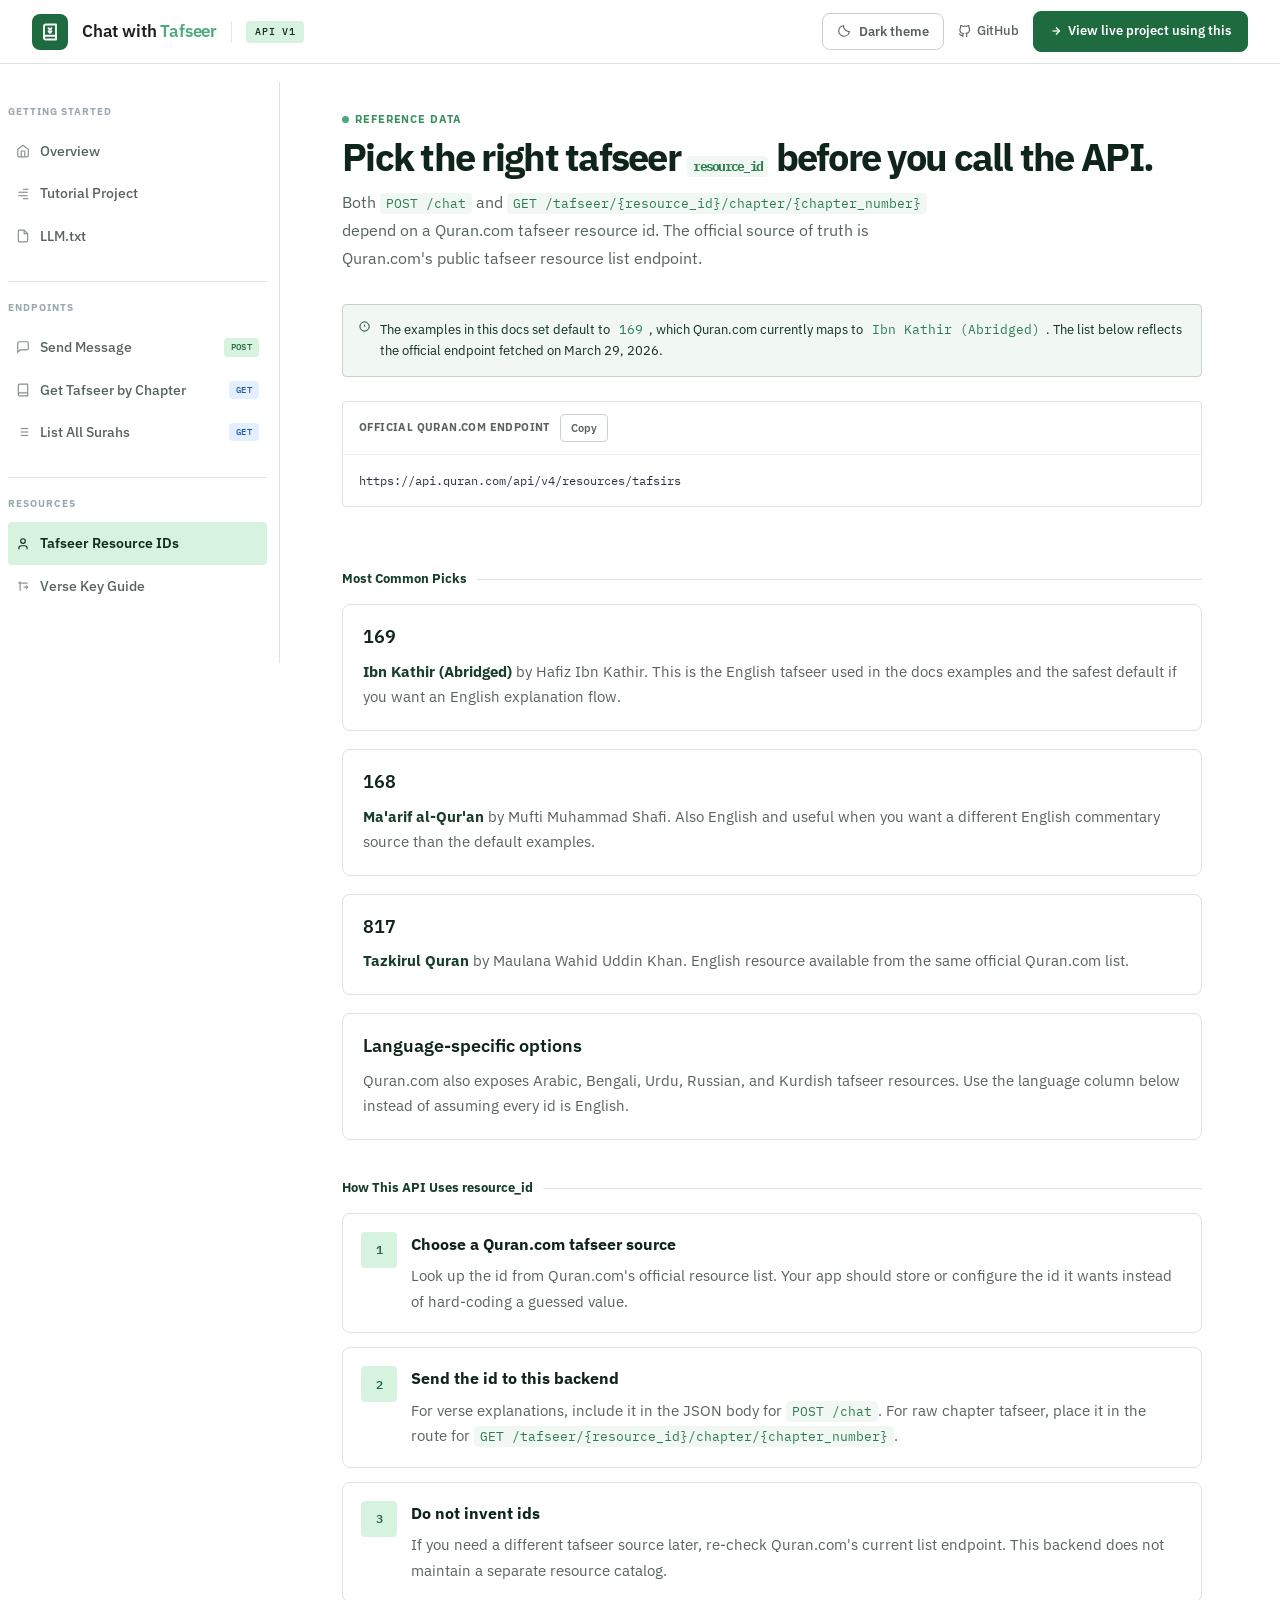
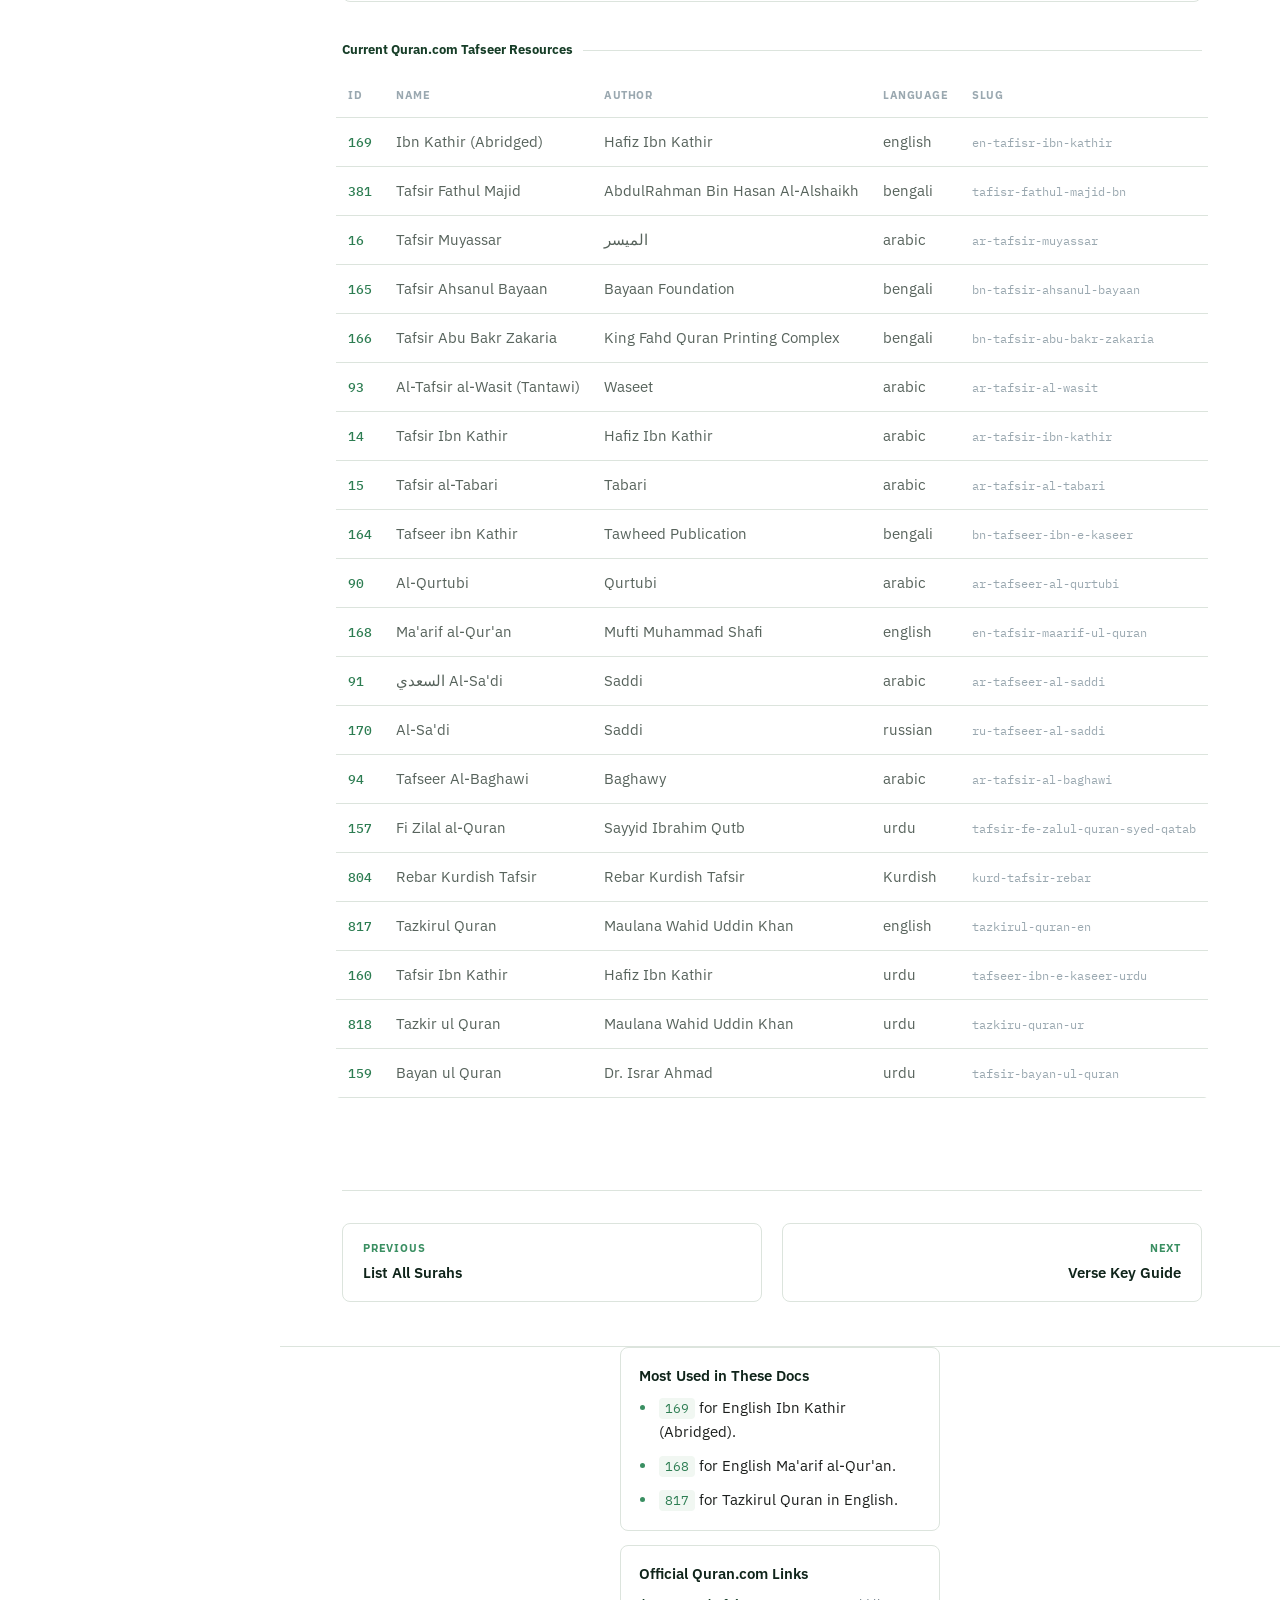
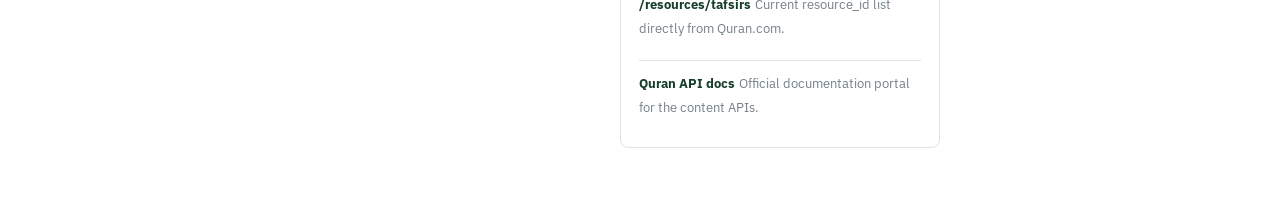
<file: docs/resource_ids.html>
<!DOCTYPE html>
<html lang="en">
<head>
<meta charset="UTF-8">
<meta name="viewport" content="width=device-width, initial-scale=1.0">
<meta name="color-scheme" content="light dark">
<script>
  (function () {
    try {
      var storedTheme = localStorage.getItem("docs-theme");
      var theme = storedTheme;
      if (!theme && window.matchMedia) {
        theme = window.matchMedia("(prefers-color-scheme: dark)").matches ? "dark" : "light";
      }
      document.documentElement.setAttribute("data-theme", theme || "light");
    } catch (error) {
      document.documentElement.setAttribute("data-theme", "light");
    }
  })();
</script>
<title>Chat with Tafseer — Tafseer Resource IDs</title>
<link rel="stylesheet" href="./assets/styles/docs.css">
</head>
<body>
<header class="topbar">
  <button class="burger-menu" type="button" aria-label="Toggle menu" data-menu-toggle>
    <svg width="20" height="20" viewBox="0 0 24 24" fill="none" stroke="currentColor" stroke-width="2" stroke-linecap="round" stroke-linejoin="round">
      <line x1="3" y1="12" x2="21" y2="12"></line>
      <line x1="3" y1="6" x2="21" y2="6"></line>
      <line x1="3" y1="18" x2="21" y2="18"></line>
    </svg>
  </button>
  <div class="logo-mark" aria-hidden="true">
    <svg width="18" height="18" viewBox="0 0 24 24" fill="none" stroke="currentColor" stroke-width="2.4" stroke-linecap="round" stroke-linejoin="round">
      <path d="M4 19.5A2.5 2.5 0 0 1 6.5 17H20"></path>
      <path d="M6.5 2H20v20H6.5A2.5 2.5 0 0 1 4 19.5v-15A2.5 2.5 0 0 1 6.5 2z"></path>
      <path d="M10 7l2 2 2-2"></path>
      <path d="M10 11l2 2 2-2"></path>
    </svg>
  </div>
  <span class="brand">Chat with <span>Tafseer</span></span>
  <div class="topbar-divider"></div>
  <span class="badge">API v1</span>

  <nav class="topbar-right">
    <button class="theme-toggle" type="button" data-theme-toggle aria-label="Toggle dark theme">
      <span class="theme-toggle-icon" data-theme-icon aria-hidden="true"></span>
      <span data-theme-label>Dark theme</span>
    </button>
    <a href="https://github.com/Sharjeelbaig/chat-with-tafseer" class="topbar-link" target="_blank">
      <svg width="13" height="13" fill="none" stroke="currentColor" stroke-width="2" viewBox="0 0 24 24">
        <path d="M9 19c-5 1.5-5-2.5-7-3m14 6v-3.87a3.37 3.37 0 0 0-.94-2.61c3.14-.35 6.44-1.54 6.44-7A5.44 5.44 0 0 0 20 4.77 5.07 5.07 0 0 0 19.91 1S18.73.65 16 2.48a13.38 13.38 0 0 0-7 0C6.27.65 5.09 1 5.09 1A5.07 5.07 0 0 0 5 4.77a5.44 5.44 0 0 0-1.5 3.78c0 5.42 3.3 6.61 6.44 7A3.37 3.37 0 0 0 9 18.13V22"></path>
      </svg>
      GitHub
    </a>
    <a href="https://tadabbur-ai.pages.dev" class="button-link" target="_blank">
      <svg width="12" height="12" fill="none" stroke="currentColor" stroke-width="2.5" viewBox="0 0 24 24">
        <path d="M5 12h14"></path>
        <path d="M12 5l7 7-7 7"></path>
      </svg>
      View live project using this
    </a>
  </nav>
</header>

<div class="layout">
  <aside class="sidebar">
    <div class="sidebar-section">
      <div class="sidebar-label">Getting Started</div>
      <a href="./index.html" class="sidebar-item">
        <svg width="14" height="14" fill="none" stroke="currentColor" stroke-width="2" viewBox="0 0 24 24">
          <path d="M3 9l9-7 9 7v11a2 2 0 0 1-2 2H5a2 2 0 0 1-2-2z"></path>
          <polyline points="9 22 9 12 15 12 15 22"></polyline>
        </svg>
        Overview
      </a>
      <a href="./tutorial_project.html" class="sidebar-item">
        <svg width="14" height="14" fill="none" stroke="currentColor" stroke-width="2" viewBox="0 0 24 24">
          <path d="M12 20h9"></path>
          <path d="M12 4h9"></path>
          <path d="M4 9h16"></path>
          <path d="M4 15h16"></path>
        </svg>
        Tutorial Project
      </a>
      <a href="./llm_txt.html" class="sidebar-item">
        <svg width="14" height="14" fill="none" stroke="currentColor" stroke-width="2" viewBox="0 0 24 24">
          <path d="M14 2H6a2 2 0 0 0-2 2v16a2 2 0 0 0 2 2h12a2 2 0 0 0 2-2V8z"></path>
          <path d="M14 2v6h6"></path>
        </svg>
        LLM.txt
      </a>
    </div>

    <div class="divider"></div>

    <div class="sidebar-section">
      <div class="sidebar-label">Endpoints</div>
      <a href="./send_message.html" class="sidebar-item">
        <svg width="14" height="14" fill="none" stroke="currentColor" stroke-width="2" viewBox="0 0 24 24">
          <path d="M21 15a2 2 0 0 1-2 2H7l-4 4V5a2 2 0 0 1 2-2h14a2 2 0 0 1 2 2z"></path>
        </svg>
        Send Message
        <span class="method-pill post">POST</span>
      </a>
      <a href="./get_tafseer_by_chapter.html" class="sidebar-item">
        <svg width="14" height="14" fill="none" stroke="currentColor" stroke-width="2" viewBox="0 0 24 24">
          <path d="M4 19.5A2.5 2.5 0 0 1 6.5 17H20"></path>
          <path d="M6.5 2H20v20H6.5A2.5 2.5 0 0 1 4 19.5v-15A2.5 2.5 0 0 1 6.5 2z"></path>
        </svg>
        Get Tafseer by Chapter
        <span class="method-pill get">GET</span>
      </a>
      <a href="./list_surahs.html" class="sidebar-item">
        <svg width="14" height="14" fill="none" stroke="currentColor" stroke-width="2" viewBox="0 0 24 24">
          <path d="M8 6h13"></path>
          <path d="M8 12h13"></path>
          <path d="M8 18h13"></path>
          <path d="M3 6h.01"></path>
          <path d="M3 12h.01"></path>
          <path d="M3 18h.01"></path>
        </svg>
        List All Surahs
        <span class="method-pill get">GET</span>
      </a>
    </div>

    <div class="divider"></div>

    <div class="sidebar-section">
      <div class="sidebar-label">Resources</div>
      <a href="./resource_ids.html" class="sidebar-item active">
        <svg width="14" height="14" fill="none" stroke="currentColor" stroke-width="2" viewBox="0 0 24 24">
          <path d="M19 21v-2a4 4 0 0 0-4-4H9a4 4 0 0 0-4 4v2"></path>
          <circle cx="12" cy="7" r="4"></circle>
        </svg>
        Tafseer Resource IDs
      </a>
      <a href="./verse_keys.html" class="sidebar-item">
        <svg width="14" height="14" fill="none" stroke="currentColor" stroke-width="2" viewBox="0 0 24 24">
          <path d="M4 7h16"></path>
          <path d="M7 4v16"></path>
          <path d="M17 11l3 3-3 3"></path>
          <path d="M13 14h7"></path>
        </svg>
        Verse Key Guide
      </a>
    </div>
  </aside>

  <main class="main">
    <section class="docs-panel">
      <div class="page-intro">
        <div class="eyebrow">
          <span class="dot"></span>
          Reference Data
        </div>
        <h1 class="page-title">Pick the right tafseer <span class="inline-code">resource_id</span> before you call the API.</h1>
        <p class="page-desc">
          Both <span class="inline-code">POST /chat</span> and <span class="inline-code">GET /tafseer/{resource_id}/chapter/{chapter_number}</span> depend on a Quran.com tafseer resource id. The official source of truth is Quran.com's public tafseer resource list endpoint.
        </p>
      </div>

      <div class="notice">
        <svg width="15" height="15" fill="none" stroke="currentColor" stroke-width="2" viewBox="0 0 24 24">
          <circle cx="12" cy="12" r="10"></circle>
          <path d="M12 8v4"></path>
          <path d="M12 16h.01"></path>
        </svg>
        <p>The examples in this docs set default to <span class="inline-code">169</span>, which Quran.com currently maps to <span class="inline-code">Ibn Kathir (Abridged)</span>. The list below reflects the official endpoint fetched on March 29, 2026.</p>
      </div>

      <div class="preview-block" style="margin-bottom:24px;">
        <div class="preview-header">
          <span class="preview-label">Official Quran.com Endpoint</span>
          <button class="copy-icon-btn" data-copy-value="https://api.quran.com/api/v4/resources/tafsirs" data-copy-label="Copied">Copy</button>
        </div>
        <div class="preview-body">
          <pre>https://api.quran.com/api/v4/resources/tafsirs</pre>
        </div>
      </div>

      <div class="section-title">Most Common Picks</div>
      <div class="card-grid">
        <article class="info-card">
          <h3>169</h3>
          <div class="prose" style="margin-top:10px;">
            <p><strong>Ibn Kathir (Abridged)</strong> by Hafiz Ibn Kathir. This is the English tafseer used in the docs examples and the safest default if you want an English explanation flow.</p>
          </div>
        </article>
        <article class="info-card">
          <h3>168</h3>
          <div class="prose" style="margin-top:10px;">
            <p><strong>Ma'arif al-Qur'an</strong> by Mufti Muhammad Shafi. Also English and useful when you want a different English commentary source than the default examples.</p>
          </div>
        </article>
        <article class="info-card">
          <h3>817</h3>
          <div class="prose" style="margin-top:10px;">
            <p><strong>Tazkirul Quran</strong> by Maulana Wahid Uddin Khan. English resource available from the same official Quran.com list.</p>
          </div>
        </article>
        <article class="info-card">
          <h3>Language-specific options</h3>
          <div class="prose" style="margin-top:10px;">
            <p>Quran.com also exposes Arabic, Bengali, Urdu, Russian, and Kurdish tafseer resources. Use the language column below instead of assuming every id is English.</p>
          </div>
        </article>
      </div>

      <div class="section-title">How This API Uses resource_id</div>
      <div class="step-list">
        <div class="step">
          <div class="step-index">1</div>
          <div class="step-copy">
            <h3>Choose a Quran.com tafseer source</h3>
            <p>Look up the id from Quran.com's official resource list. Your app should store or configure the id it wants instead of hard-coding a guessed value.</p>
          </div>
        </div>
        <div class="step">
          <div class="step-index">2</div>
          <div class="step-copy">
            <h3>Send the id to this backend</h3>
            <p>For verse explanations, include it in the JSON body for <span class="inline-code">POST /chat</span>. For raw chapter tafseer, place it in the route for <span class="inline-code">GET /tafseer/{resource_id}/chapter/{chapter_number}</span>.</p>
          </div>
        </div>
        <div class="step">
          <div class="step-index">3</div>
          <div class="step-copy">
            <h3>Do not invent ids</h3>
            <p>If you need a different tafseer source later, re-check Quran.com's current list endpoint. This backend does not maintain a separate resource catalog.</p>
          </div>
        </div>
      </div>

      <div class="section-title">Current Quran.com Tafseer Resources</div>
      <div class="table-scroll">
        <table class="param-table">
          <thead>
            <tr>
              <th>ID</th>
              <th>Name</th>
              <th>Author</th>
              <th>Language</th>
              <th>Slug</th>
            </tr>
          </thead>
          <tbody>
            <tr><td><span class="param-name">169</span></td><td class="param-desc">Ibn Kathir (Abridged)</td><td class="param-desc">Hafiz Ibn Kathir</td><td class="param-desc">english</td><td><span class="param-type">en-tafisr-ibn-kathir</span></td></tr>
            <tr><td><span class="param-name">381</span></td><td class="param-desc">Tafsir Fathul Majid</td><td class="param-desc">AbdulRahman Bin Hasan Al-Alshaikh</td><td class="param-desc">bengali</td><td><span class="param-type">tafisr-fathul-majid-bn</span></td></tr>
            <tr><td><span class="param-name">16</span></td><td class="param-desc">Tafsir Muyassar</td><td class="param-desc">المیسر</td><td class="param-desc">arabic</td><td><span class="param-type">ar-tafsir-muyassar</span></td></tr>
            <tr><td><span class="param-name">165</span></td><td class="param-desc">Tafsir Ahsanul Bayaan</td><td class="param-desc">Bayaan Foundation</td><td class="param-desc">bengali</td><td><span class="param-type">bn-tafsir-ahsanul-bayaan</span></td></tr>
            <tr><td><span class="param-name">166</span></td><td class="param-desc">Tafsir Abu Bakr Zakaria</td><td class="param-desc">King Fahd Quran Printing Complex</td><td class="param-desc">bengali</td><td><span class="param-type">bn-tafsir-abu-bakr-zakaria</span></td></tr>
            <tr><td><span class="param-name">93</span></td><td class="param-desc">Al-Tafsir al-Wasit (Tantawi)</td><td class="param-desc">Waseet</td><td class="param-desc">arabic</td><td><span class="param-type">ar-tafsir-al-wasit</span></td></tr>
            <tr><td><span class="param-name">14</span></td><td class="param-desc">Tafsir Ibn Kathir</td><td class="param-desc">Hafiz Ibn Kathir</td><td class="param-desc">arabic</td><td><span class="param-type">ar-tafsir-ibn-kathir</span></td></tr>
            <tr><td><span class="param-name">15</span></td><td class="param-desc">Tafsir al-Tabari</td><td class="param-desc">Tabari</td><td class="param-desc">arabic</td><td><span class="param-type">ar-tafsir-al-tabari</span></td></tr>
            <tr><td><span class="param-name">164</span></td><td class="param-desc">Tafseer ibn Kathir</td><td class="param-desc">Tawheed Publication</td><td class="param-desc">bengali</td><td><span class="param-type">bn-tafseer-ibn-e-kaseer</span></td></tr>
            <tr><td><span class="param-name">90</span></td><td class="param-desc">Al-Qurtubi</td><td class="param-desc">Qurtubi</td><td class="param-desc">arabic</td><td><span class="param-type">ar-tafseer-al-qurtubi</span></td></tr>
            <tr><td><span class="param-name">168</span></td><td class="param-desc">Ma'arif al-Qur'an</td><td class="param-desc">Mufti Muhammad Shafi</td><td class="param-desc">english</td><td><span class="param-type">en-tafsir-maarif-ul-quran</span></td></tr>
            <tr><td><span class="param-name">91</span></td><td class="param-desc">السعدي Al-Sa'di</td><td class="param-desc">Saddi</td><td class="param-desc">arabic</td><td><span class="param-type">ar-tafseer-al-saddi</span></td></tr>
            <tr><td><span class="param-name">170</span></td><td class="param-desc">Al-Sa'di</td><td class="param-desc">Saddi</td><td class="param-desc">russian</td><td><span class="param-type">ru-tafseer-al-saddi</span></td></tr>
            <tr><td><span class="param-name">94</span></td><td class="param-desc">Tafseer Al-Baghawi</td><td class="param-desc">Baghawy</td><td class="param-desc">arabic</td><td><span class="param-type">ar-tafsir-al-baghawi</span></td></tr>
            <tr><td><span class="param-name">157</span></td><td class="param-desc">Fi Zilal al-Quran</td><td class="param-desc">Sayyid Ibrahim Qutb</td><td class="param-desc">urdu</td><td><span class="param-type">tafsir-fe-zalul-quran-syed-qatab</span></td></tr>
            <tr><td><span class="param-name">804</span></td><td class="param-desc">Rebar Kurdish Tafsir</td><td class="param-desc">Rebar Kurdish Tafsir</td><td class="param-desc">Kurdish</td><td><span class="param-type">kurd-tafsir-rebar</span></td></tr>
            <tr><td><span class="param-name">817</span></td><td class="param-desc">Tazkirul Quran</td><td class="param-desc">Maulana Wahid Uddin Khan</td><td class="param-desc">english</td><td><span class="param-type">tazkirul-quran-en</span></td></tr>
            <tr><td><span class="param-name">160</span></td><td class="param-desc">Tafsir Ibn Kathir</td><td class="param-desc">Hafiz Ibn Kathir</td><td class="param-desc">urdu</td><td><span class="param-type">tafseer-ibn-e-kaseer-urdu</span></td></tr>
            <tr><td><span class="param-name">818</span></td><td class="param-desc">Tazkir ul Quran</td><td class="param-desc">Maulana Wahid Uddin Khan</td><td class="param-desc">urdu</td><td><span class="param-type">tazkiru-quran-ur</span></td></tr>
            <tr><td><span class="param-name">159</span></td><td class="param-desc">Bayan ul Quran</td><td class="param-desc">Dr. Israr Ahmad</td><td class="param-desc">urdu</td><td><span class="param-type">tafsir-bayan-ul-quran</span></td></tr>
          </tbody>
        </table>
      </div>
      <nav class="docs-nav">
        <a href="./list_surahs.html" class="nav-btn prev">
          <span class="nav-label">Previous</span>
          <span class="nav-title">List All Surahs</span>
        </a>
        <a href="./verse_keys.html" class="nav-btn next">
          <span class="nav-label">Next</span>
          <span class="nav-title">Verse Key Guide</span>
        </a>
      </nav>
    </section>

    <aside class="right-rail">
      <div class="rail-stack">
        <article class="rail-card">
          <h3>Most Used in These Docs</h3>
          <ul class="check-list" style="margin-top:10px;">
            <li><span class="inline-code">169</span> for English Ibn Kathir (Abridged).</li>
            <li><span class="inline-code">168</span> for English Ma'arif al-Qur'an.</li>
            <li><span class="inline-code">817</span> for Tazkirul Quran in English.</li>
          </ul>
        </article>

        <article class="rail-card">
          <h3>Official Quran.com Links</h3>
          <div class="rail-links" style="margin-top:8px;">
            <a class="rail-link" href="https://api.quran.com/api/v4/resources/tafsirs" target="_blank">
              <div>
                <strong>/resources/tafsirs</strong>
                <span>Current resource_id list directly from Quran.com.</span>
              </div>
            </a>
            <a class="rail-link" href="https://api-docs.quran.com/docs/category/content-apis-4.0.0/" target="_blank">
              <div>
                <strong>Quran API docs</strong>
                <span>Official documentation portal for the content APIs.</span>
              </div>
            </a>
          </div>
        </article>
      </div>
    </aside>
  </main>
</div>

<script src="./assets/scripts/docs.js"></script>
</body>
</html>
</file>
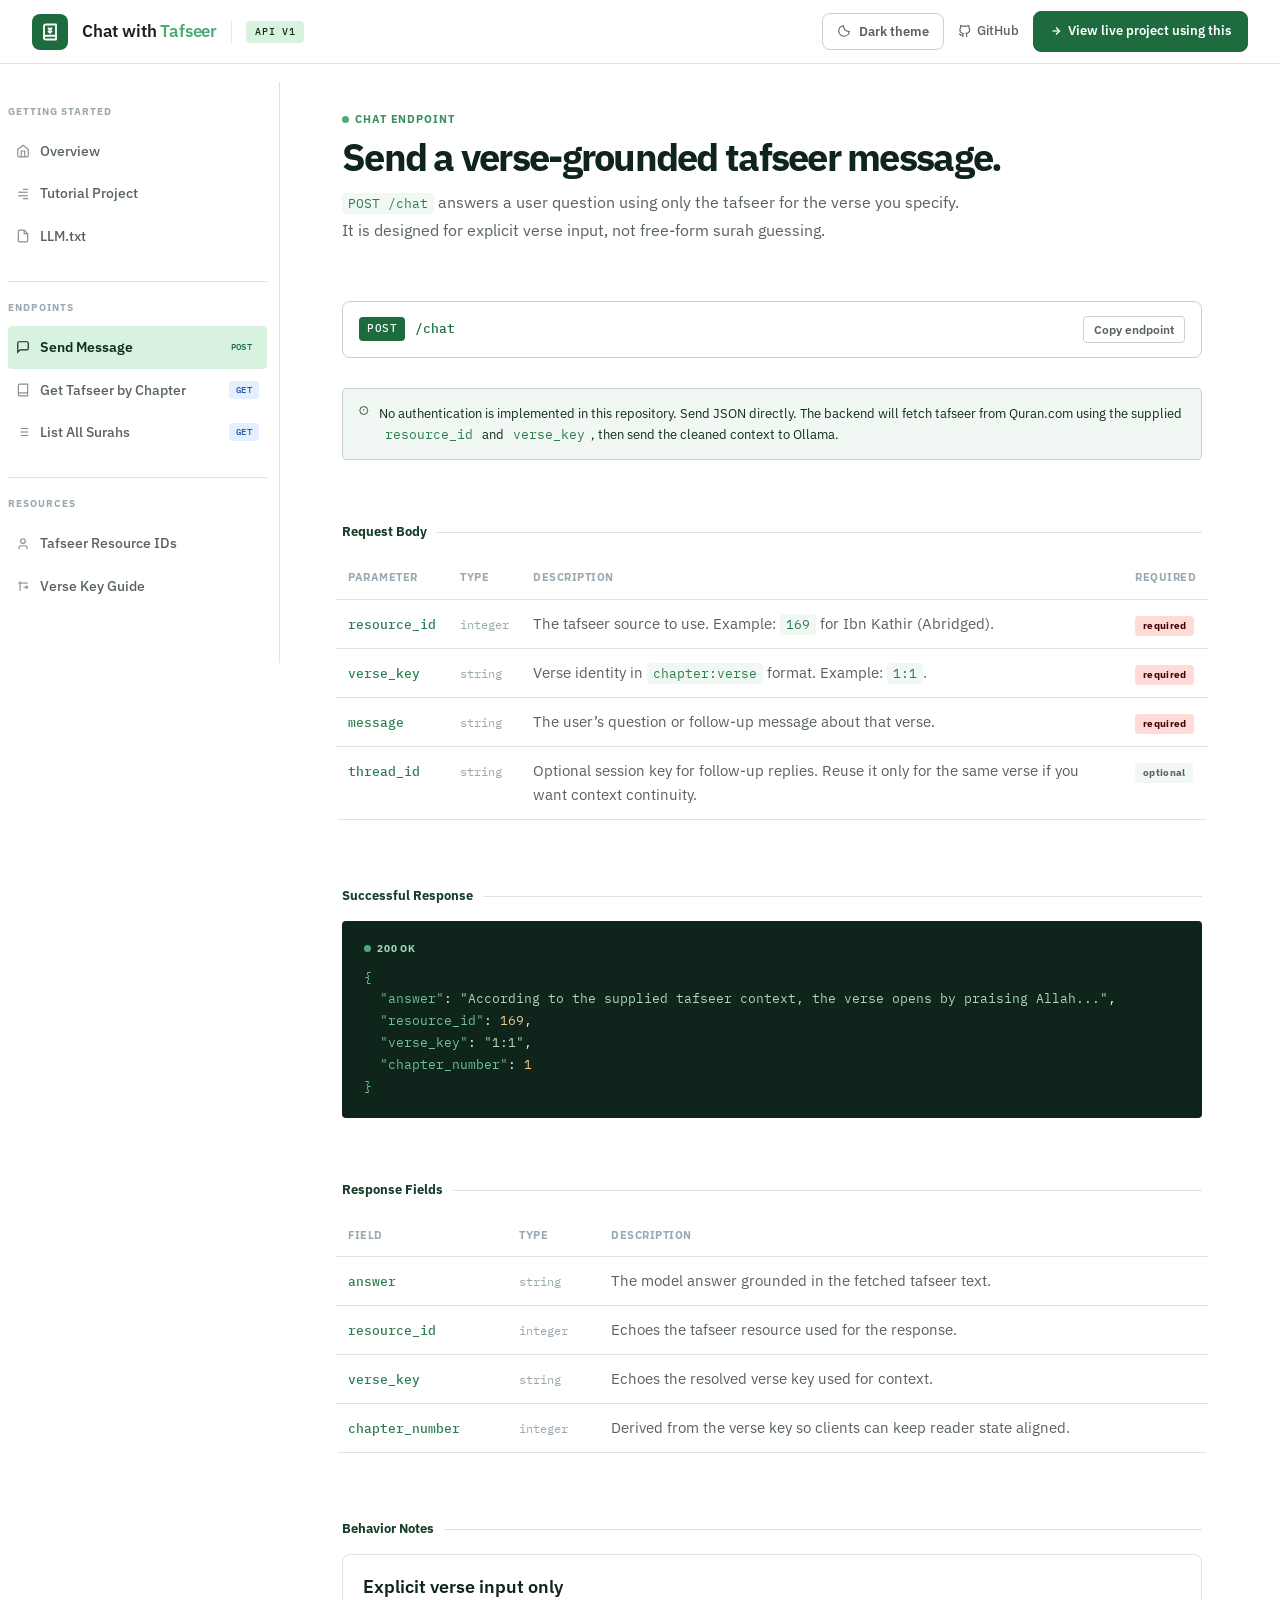
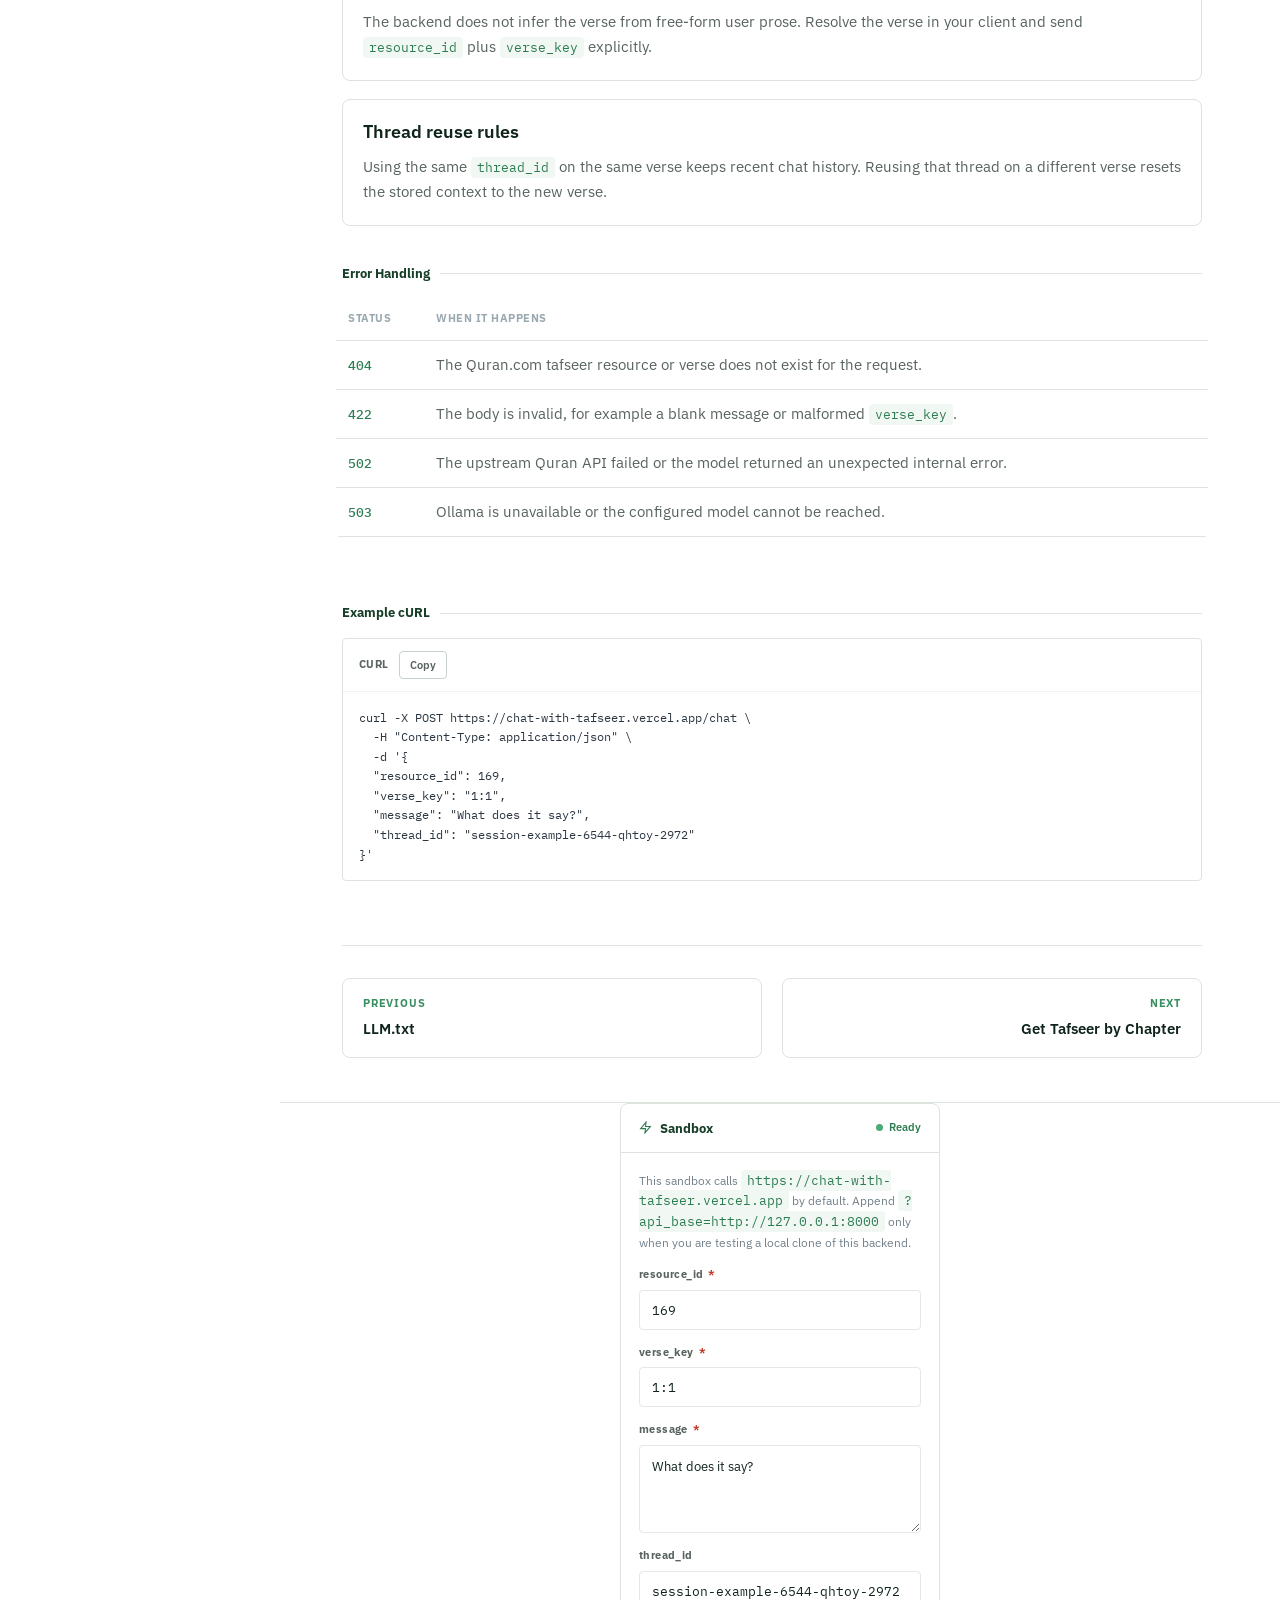
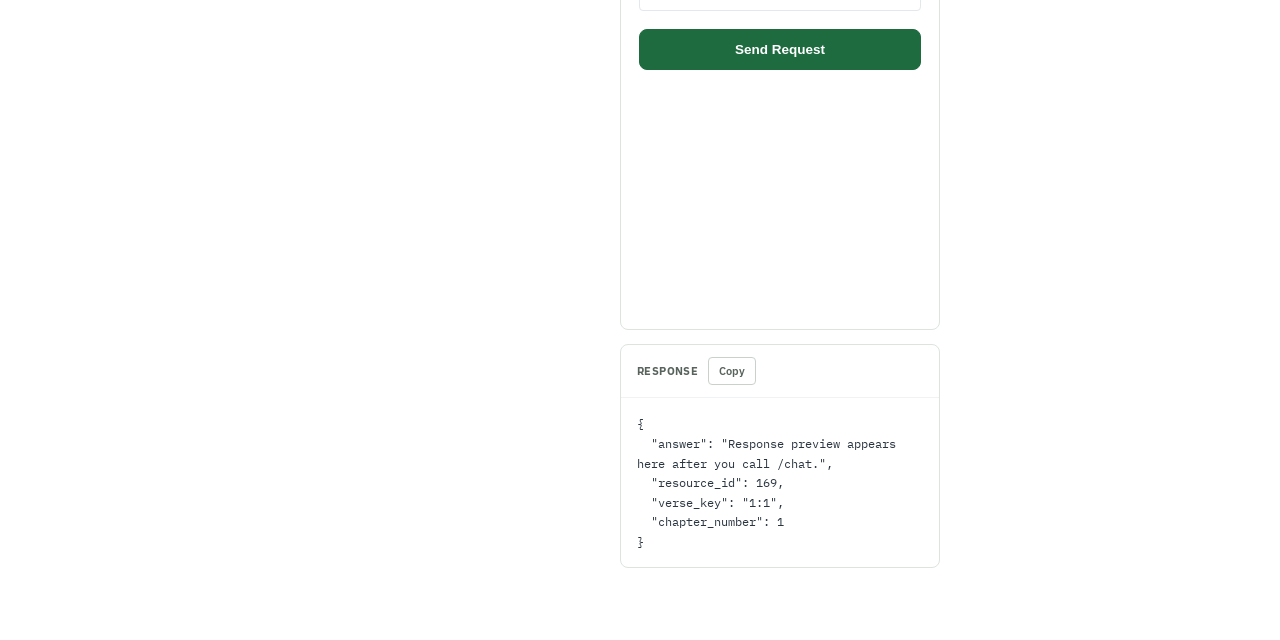
<file: docs/send_message.html>
<!DOCTYPE html>
<html lang="en">
<head>
<meta charset="UTF-8">
<meta name="viewport" content="width=device-width, initial-scale=1.0">
<meta name="color-scheme" content="light dark">
<script>
  (function () {
    try {
      var storedTheme = localStorage.getItem("docs-theme");
      var theme = storedTheme;
      if (!theme && window.matchMedia) {
        theme = window.matchMedia("(prefers-color-scheme: dark)").matches ? "dark" : "light";
      }
      document.documentElement.setAttribute("data-theme", theme || "light");
    } catch (error) {
      document.documentElement.setAttribute("data-theme", "light");
    }
  })();
</script>
<title>Chat with Tafseer — Send Message</title>
<link rel="stylesheet" href="./assets/styles/docs.css">
</head>
<body>
<header class="topbar">
  <button class="burger-menu" type="button" aria-label="Toggle menu" data-menu-toggle>
    <svg width="20" height="20" viewBox="0 0 24 24" fill="none" stroke="currentColor" stroke-width="2" stroke-linecap="round" stroke-linejoin="round">
      <line x1="3" y1="12" x2="21" y2="12"></line>
      <line x1="3" y1="6" x2="21" y2="6"></line>
      <line x1="3" y1="18" x2="21" y2="18"></line>
    </svg>
  </button>
  <div class="logo-mark" aria-hidden="true">
    <svg width="18" height="18" viewBox="0 0 24 24" fill="none" stroke="currentColor" stroke-width="2.4" stroke-linecap="round" stroke-linejoin="round">
      <path d="M4 19.5A2.5 2.5 0 0 1 6.5 17H20"></path>
      <path d="M6.5 2H20v20H6.5A2.5 2.5 0 0 1 4 19.5v-15A2.5 2.5 0 0 1 6.5 2z"></path>
      <path d="M10 7l2 2 2-2"></path>
      <path d="M10 11l2 2 2-2"></path>
    </svg>
  </div>
  <span class="brand">Chat with <span>Tafseer</span></span>
  <div class="topbar-divider"></div>
  <span class="badge">API v1</span>

  <nav class="topbar-right">
    <button class="theme-toggle" type="button" data-theme-toggle aria-label="Toggle dark theme">
      <span class="theme-toggle-icon" data-theme-icon aria-hidden="true"></span>
      <span data-theme-label>Dark theme</span>
    </button>
    <a href="https://github.com/Sharjeelbaig/chat-with-tafseer" class="topbar-link" target="_blank">
      <svg width="13" height="13" fill="none" stroke="currentColor" stroke-width="2" viewBox="0 0 24 24">
        <path d="M9 19c-5 1.5-5-2.5-7-3m14 6v-3.87a3.37 3.37 0 0 0-.94-2.61c3.14-.35 6.44-1.54 6.44-7A5.44 5.44 0 0 0 20 4.77 5.07 5.07 0 0 0 19.91 1S18.73.65 16 2.48a13.38 13.38 0 0 0-7 0C6.27.65 5.09 1 5.09 1A5.07 5.07 0 0 0 5 4.77a5.44 5.44 0 0 0-1.5 3.78c0 5.42 3.3 6.61 6.44 7A3.37 3.37 0 0 0 9 18.13V22"></path>
      </svg>
      GitHub
    </a>
    <a href="https://tadabbur-ai.pages.dev" class="button-link" target="_blank">
      <svg width="12" height="12" fill="none" stroke="currentColor" stroke-width="2.5" viewBox="0 0 24 24">
        <path d="M5 12h14"></path>
        <path d="M12 5l7 7-7 7"></path>
      </svg>
      View live project using this
    </a>
  </nav>
</header>

<div class="layout">
  <aside class="sidebar">
    <div class="sidebar-section">
      <div class="sidebar-label">Getting Started</div>
      <a href="./index.html" class="sidebar-item">
        <svg width="14" height="14" fill="none" stroke="currentColor" stroke-width="2" viewBox="0 0 24 24">
          <path d="M3 9l9-7 9 7v11a2 2 0 0 1-2 2H5a2 2 0 0 1-2-2z"></path>
          <polyline points="9 22 9 12 15 12 15 22"></polyline>
        </svg>
        Overview
      </a>
      <a href="./tutorial_project.html" class="sidebar-item">
        <svg width="14" height="14" fill="none" stroke="currentColor" stroke-width="2" viewBox="0 0 24 24">
          <path d="M12 20h9"></path>
          <path d="M12 4h9"></path>
          <path d="M4 9h16"></path>
          <path d="M4 15h16"></path>
        </svg>
        Tutorial Project
      </a>
      <a href="./llm_txt.html" class="sidebar-item">
        <svg width="14" height="14" fill="none" stroke="currentColor" stroke-width="2" viewBox="0 0 24 24">
          <path d="M14 2H6a2 2 0 0 0-2 2v16a2 2 0 0 0 2 2h12a2 2 0 0 0 2-2V8z"></path>
          <path d="M14 2v6h6"></path>
        </svg>
        LLM.txt
      </a>
    </div>

    <div class="divider"></div>

    <div class="sidebar-section">
      <div class="sidebar-label">Endpoints</div>
      <a href="./send_message.html" class="sidebar-item active">
        <svg width="14" height="14" fill="none" stroke="currentColor" stroke-width="2" viewBox="0 0 24 24">
          <path d="M21 15a2 2 0 0 1-2 2H7l-4 4V5a2 2 0 0 1 2-2h14a2 2 0 0 1 2 2z"></path>
        </svg>
        Send Message
        <span class="method-pill post">POST</span>
      </a>
      <a href="./get_tafseer_by_chapter.html" class="sidebar-item">
        <svg width="14" height="14" fill="none" stroke="currentColor" stroke-width="2" viewBox="0 0 24 24">
          <path d="M4 19.5A2.5 2.5 0 0 1 6.5 17H20"></path>
          <path d="M6.5 2H20v20H6.5A2.5 2.5 0 0 1 4 19.5v-15A2.5 2.5 0 0 1 6.5 2z"></path>
        </svg>
        Get Tafseer by Chapter
        <span class="method-pill get">GET</span>
      </a>
      <a href="./list_surahs.html" class="sidebar-item">
        <svg width="14" height="14" fill="none" stroke="currentColor" stroke-width="2" viewBox="0 0 24 24">
          <path d="M8 6h13"></path>
          <path d="M8 12h13"></path>
          <path d="M8 18h13"></path>
          <path d="M3 6h.01"></path>
          <path d="M3 12h.01"></path>
          <path d="M3 18h.01"></path>
        </svg>
        List All Surahs
        <span class="method-pill get">GET</span>
      </a>
    </div>

    <div class="divider"></div>

    <div class="sidebar-section">
      <div class="sidebar-label">Resources</div>
      <a href="./resource_ids.html" class="sidebar-item">
        <svg width="14" height="14" fill="none" stroke="currentColor" stroke-width="2" viewBox="0 0 24 24">
          <path d="M19 21v-2a4 4 0 0 0-4-4H9a4 4 0 0 0-4 4v2"></path>
          <circle cx="12" cy="7" r="4"></circle>
        </svg>
        Tafseer Resource IDs
      </a>
      <a href="./verse_keys.html" class="sidebar-item">
        <svg width="14" height="14" fill="none" stroke="currentColor" stroke-width="2" viewBox="0 0 24 24">
          <path d="M4 7h16"></path>
          <path d="M7 4v16"></path>
          <path d="M17 11l3 3-3 3"></path>
          <path d="M13 14h7"></path>
        </svg>
        Verse Key Guide
      </a>
    </div>
  </aside>

  <main class="main">
    <section class="docs-panel">
      <div class="page-intro">
        <div class="eyebrow">
          <span class="dot"></span>
          Chat Endpoint
        </div>
        <h1 class="page-title">Send a verse-grounded tafseer message.</h1>
        <p class="page-desc">
          <span class="inline-code">POST /chat</span> answers a user question using only the tafseer for the verse you specify. It is designed for explicit verse input, not free-form surah guessing.
        </p>
      </div>

      <div class="url-bar">
        <span class="url-method">POST</span>
        <span class="url-path">/chat</span>
        <button class="copy-btn" data-copy-value="" data-copy-label="Copied" id="copy-chat-endpoint-btn">Copy endpoint</button>
      </div>

      <div class="notice">
        <svg width="15" height="15" fill="none" stroke="currentColor" stroke-width="2" viewBox="0 0 24 24">
          <circle cx="12" cy="12" r="10"></circle>
          <path d="M12 8v4"></path>
          <path d="M12 16h.01"></path>
        </svg>
        <p>No authentication is implemented in this repository. Send JSON directly. The backend will fetch tafseer from Quran.com using the supplied <span class="inline-code">resource_id</span> and <span class="inline-code">verse_key</span>, then send the cleaned context to Ollama.</p>
      </div>

      <div class="section-title">Request Body</div>
      <div class="table-scroll">
      <table class="param-table">
        <thead>
          <tr>
            <th>Parameter</th>
            <th>Type</th>
            <th>Description</th>
            <th>Required</th>
          </tr>
        </thead>
        <tbody>
          <tr>
            <td><span class="param-name">resource_id</span></td>
            <td><span class="param-type">integer</span></td>
            <td class="param-desc">The tafseer source to use. Example: <span class="inline-code">169</span> for Ibn Kathir (Abridged).</td>
            <td><span class="required-badge">required</span></td>
          </tr>
          <tr>
            <td><span class="param-name">verse_key</span></td>
            <td><span class="param-type">string</span></td>
            <td class="param-desc">Verse identity in <span class="inline-code">chapter:verse</span> format. Example: <span class="inline-code">1:1</span>.</td>
            <td><span class="required-badge">required</span></td>
          </tr>
          <tr>
            <td><span class="param-name">message</span></td>
            <td><span class="param-type">string</span></td>
            <td class="param-desc">The user’s question or follow-up message about that verse.</td>
            <td><span class="required-badge">required</span></td>
          </tr>
          <tr>
            <td><span class="param-name">thread_id</span></td>
            <td><span class="param-type">string</span></td>
            <td class="param-desc">Optional session key for follow-up replies. Reuse it only for the same verse if you want context continuity.</td>
            <td><span class="optional-badge">optional</span></td>
          </tr>
        </tbody>
      </table>
      </div>

      <div class="section-title">Successful Response</div>
      <div class="code-block">
        <div class="code-label"><span class="dot"></span> 200 OK</div>
        <pre><span class="key">{</span>
  <span class="key">"answer"</span>: <span class="str">"According to the supplied tafseer context, the verse opens by praising Allah..."</span>,
  <span class="key">"resource_id"</span>: <span class="num">169</span>,
  <span class="key">"verse_key"</span>: <span class="str">"1:1"</span>,
  <span class="key">"chapter_number"</span>: <span class="num">1</span>
<span class="key">}</span></pre>
      </div>

      <div class="section-title">Response Fields</div>
      <div class="table-scroll">
      <table class="param-table">
        <thead>
          <tr>
            <th>Field</th>
            <th>Type</th>
            <th>Description</th>
          </tr>
        </thead>
        <tbody>
          <tr>
            <td><span class="param-name">answer</span></td>
            <td><span class="param-type">string</span></td>
            <td class="param-desc">The model answer grounded in the fetched tafseer text.</td>
          </tr>
          <tr>
            <td><span class="param-name">resource_id</span></td>
            <td><span class="param-type">integer</span></td>
            <td class="param-desc">Echoes the tafseer resource used for the response.</td>
          </tr>
          <tr>
            <td><span class="param-name">verse_key</span></td>
            <td><span class="param-type">string</span></td>
            <td class="param-desc">Echoes the resolved verse key used for context.</td>
          </tr>
          <tr>
            <td><span class="param-name">chapter_number</span></td>
            <td><span class="param-type">integer</span></td>
            <td class="param-desc">Derived from the verse key so clients can keep reader state aligned.</td>
          </tr>
        </tbody>
      </table>
      </div>

      <div class="section-title">Behavior Notes</div>
      <div class="card-grid">
        <article class="info-card">
          <h3>Explicit verse input only</h3>
          <div class="prose" style="margin-top:10px;">
            <p>The backend does not infer the verse from free-form user prose. Resolve the verse in your client and send <span class="inline-code">resource_id</span> plus <span class="inline-code">verse_key</span> explicitly.</p>
          </div>
        </article>
        <article class="info-card">
          <h3>Thread reuse rules</h3>
          <div class="prose" style="margin-top:10px;">
            <p>Using the same <span class="inline-code">thread_id</span> on the same verse keeps recent chat history. Reusing that thread on a different verse resets the stored context to the new verse.</p>
          </div>
        </article>
      </div>

      <div class="section-title">Error Handling</div>
      <div class="table-scroll">
      <table class="param-table">
        <thead>
          <tr>
            <th>Status</th>
            <th>When it happens</th>
          </tr>
        </thead>
        <tbody>
          <tr>
            <td><span class="param-name">404</span></td>
            <td class="param-desc">The Quran.com tafseer resource or verse does not exist for the request.</td>
          </tr>
          <tr>
            <td><span class="param-name">422</span></td>
            <td class="param-desc">The body is invalid, for example a blank message or malformed <span class="inline-code">verse_key</span>.</td>
          </tr>
          <tr>
            <td><span class="param-name">502</span></td>
            <td class="param-desc">The upstream Quran API failed or the model returned an unexpected internal error.</td>
          </tr>
          <tr>
            <td><span class="param-name">503</span></td>
            <td class="param-desc">Ollama is unavailable or the configured model cannot be reached.</td>
          </tr>
        </tbody>
      </table>
      </div>

      <div class="section-title">Example cURL</div>
      <div class="preview-block">
        <div class="preview-header">
          <span class="preview-label">cURL</span>
          <button class="copy-icon-btn" id="copy-curl-btn">Copy</button>
        </div>
        <div class="preview-body">
          <pre id="curl-preview"></pre>
        </div>
      </div>
      <nav class="docs-nav">
        <a href="./llm_txt.html" class="nav-btn prev">
          <span class="nav-label">Previous</span>
          <span class="nav-title">LLM.txt</span>
        </a>
        <a href="./get_tafseer_by_chapter.html" class="nav-btn next">
          <span class="nav-label">Next</span>
          <span class="nav-title">Get Tafseer by Chapter</span>
        </a>
      </nav>
    </section>

    <aside class="right-rail">
      <div class="rail-stack">
        <article class="sandbox-card">
          <div class="sandbox-card-header">
            <svg width="13" height="13" fill="none" stroke="var(--green-700)" stroke-width="2" viewBox="0 0 24 24">
              <polygon points="13 2 3 14 12 14 11 22 21 10 12 10 13 2"></polygon>
            </svg>
            <span class="sandbox-card-title">Sandbox</span>
            <span class="status-ok" id="sandbox-status" style="margin-left:auto;"><span class="status-dot"></span>Ready</span>
          </div>
          <div class="sandbox-card-body">
            <div class="small-note">This sandbox calls <span class="inline-code">https://chat-with-tafseer.vercel.app</span> by default. Append <span class="inline-code">?api_base=http://127.0.0.1:8000</span> only when you are testing a local clone of this backend.</div>

            <div class="field-group">
              <label class="field-label" for="resource_id">resource_id <span class="req">*</span></label>
              <input class="field-input" id="resource_id" type="number" value="169" placeholder="169">
            </div>

            <div class="field-group">
              <label class="field-label" for="verse_key">verse_key <span class="req">*</span></label>
              <input class="field-input" id="verse_key" type="text" value="1:1" placeholder="1:1">
            </div>

            <div class="field-group">
              <label class="field-label" for="message">message <span class="req">*</span></label>
              <textarea class="field-input textarea" id="message" placeholder="What does this verse say?">What does it say?</textarea>
            </div>

            <div class="field-group">
              <label class="field-label" for="thread_id">thread_id</label>
              <input class="field-input" id="thread_id" type="text" value="" placeholder="session-example-1234-abcde-5678">
            </div>

            <button class="send-btn" id="send-request-btn">Send Request</button>

            <div class="preview-block" style="margin-top:4px;">
              <div class="preview-header">
                <span class="preview-label">Request Body</span>
                <button class="copy-icon-btn" id="copy-body-btn">Copy</button>
              </div>
              <pre class="body-preview-code" id="request-body-preview"></pre>
            </div>
          </div>
        </article>

        <article class="sandbox-card">
          <div class="preview-header">
            <span class="preview-label">Response</span>
            <button class="copy-icon-btn" id="copy-response-btn">Copy</button>
          </div>
          <div class="preview-body">
            <pre id="response-preview"></pre>
          </div>
        </article>
      </div>
    </aside>
  </main>
</div>

<script src="./assets/scripts/docs.js"></script>
<script src="./assets/scripts/send-message.js"></script>
<script>
  document.addEventListener("DOMContentLoaded", function () {
    var button = document.getElementById("copy-chat-endpoint-btn");
    var endpoint = window.docsSite.buildApiUrl("/chat");
    button.setAttribute("data-copy-value", endpoint);
  });
</script>
</body>
</html>
</file>
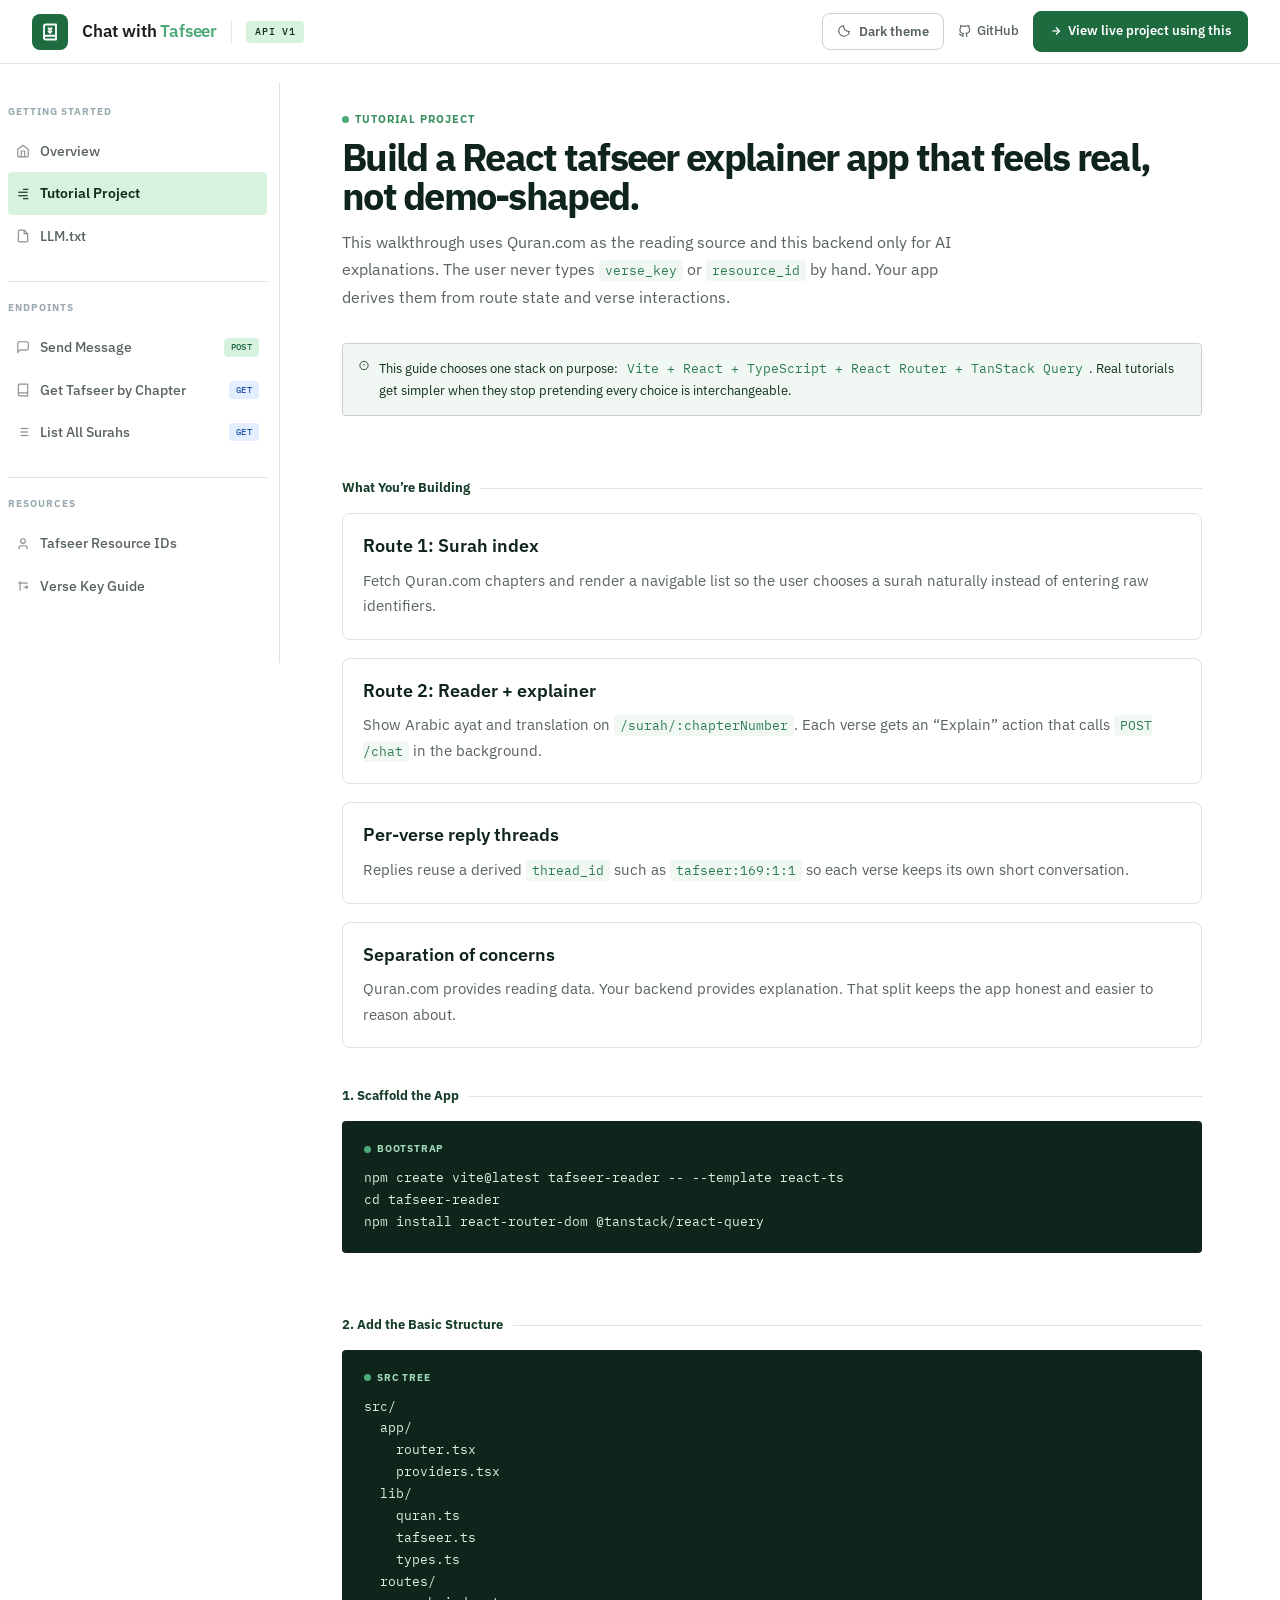
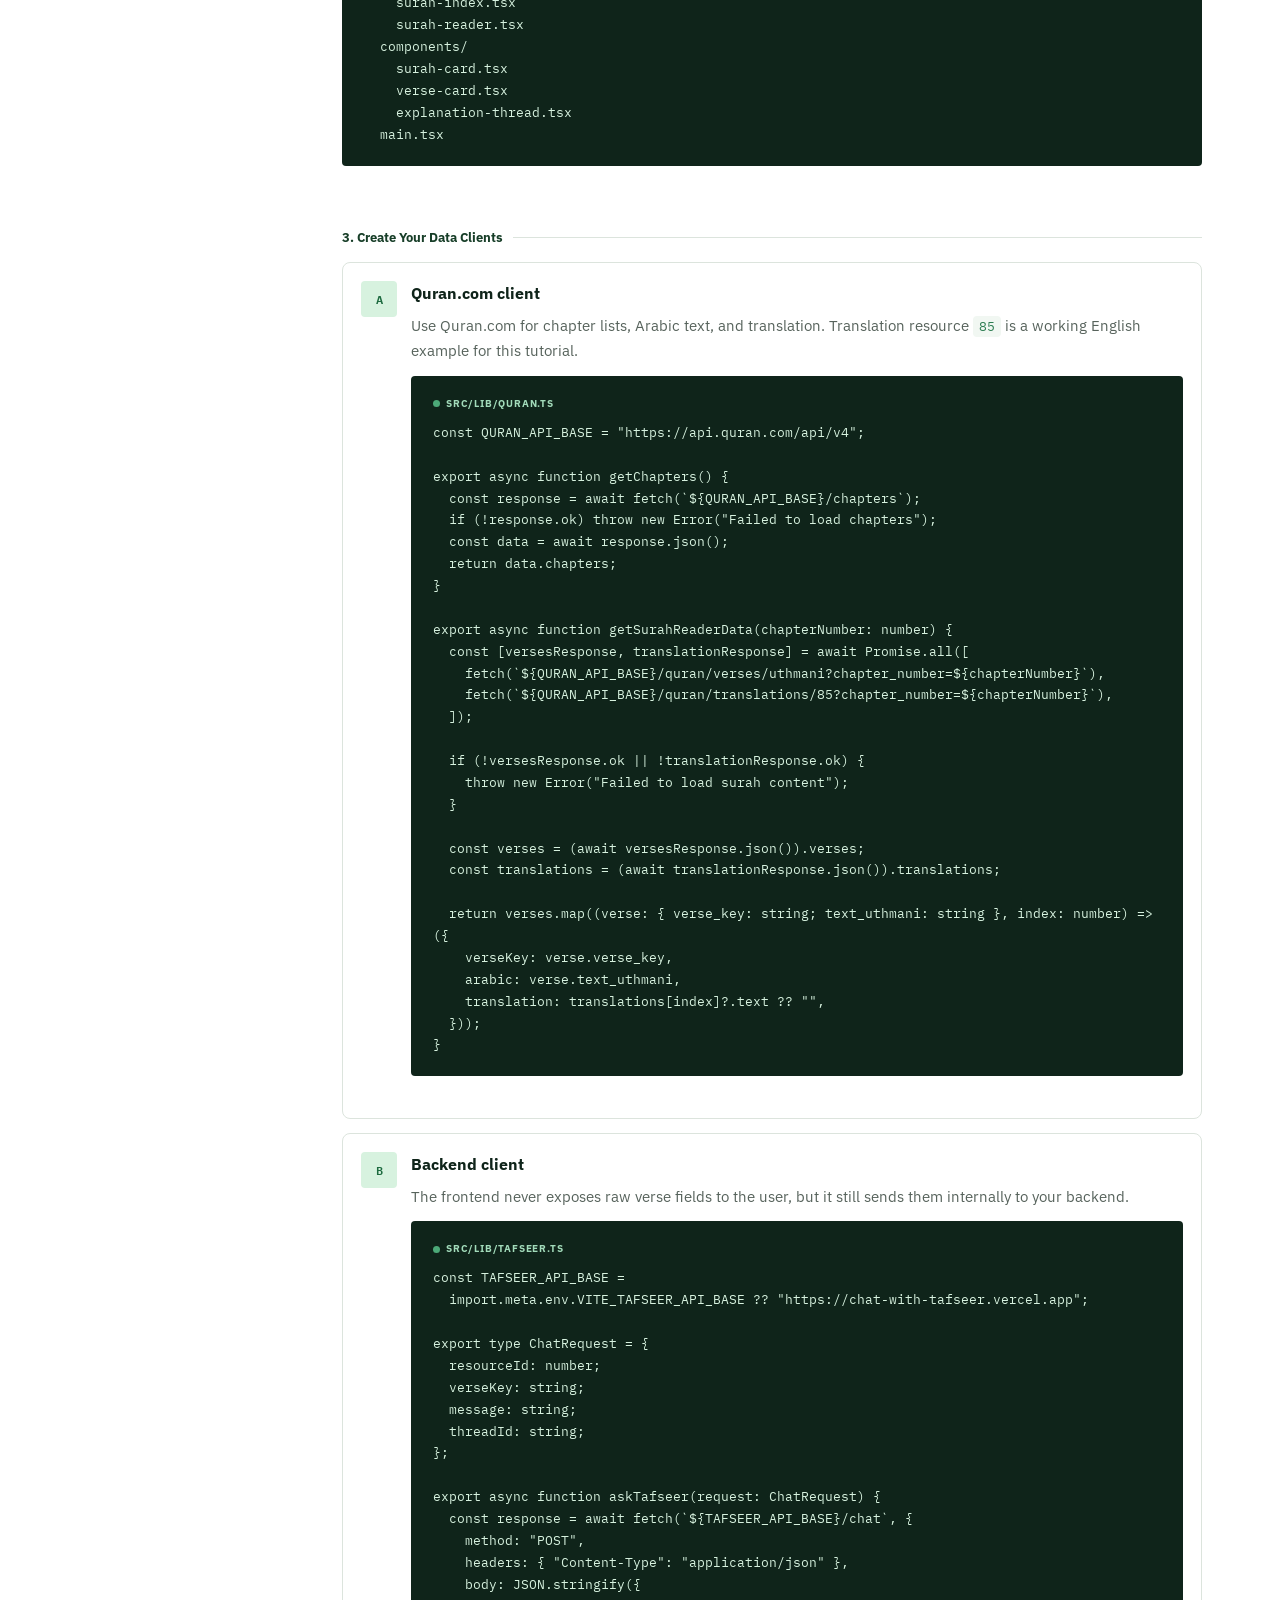
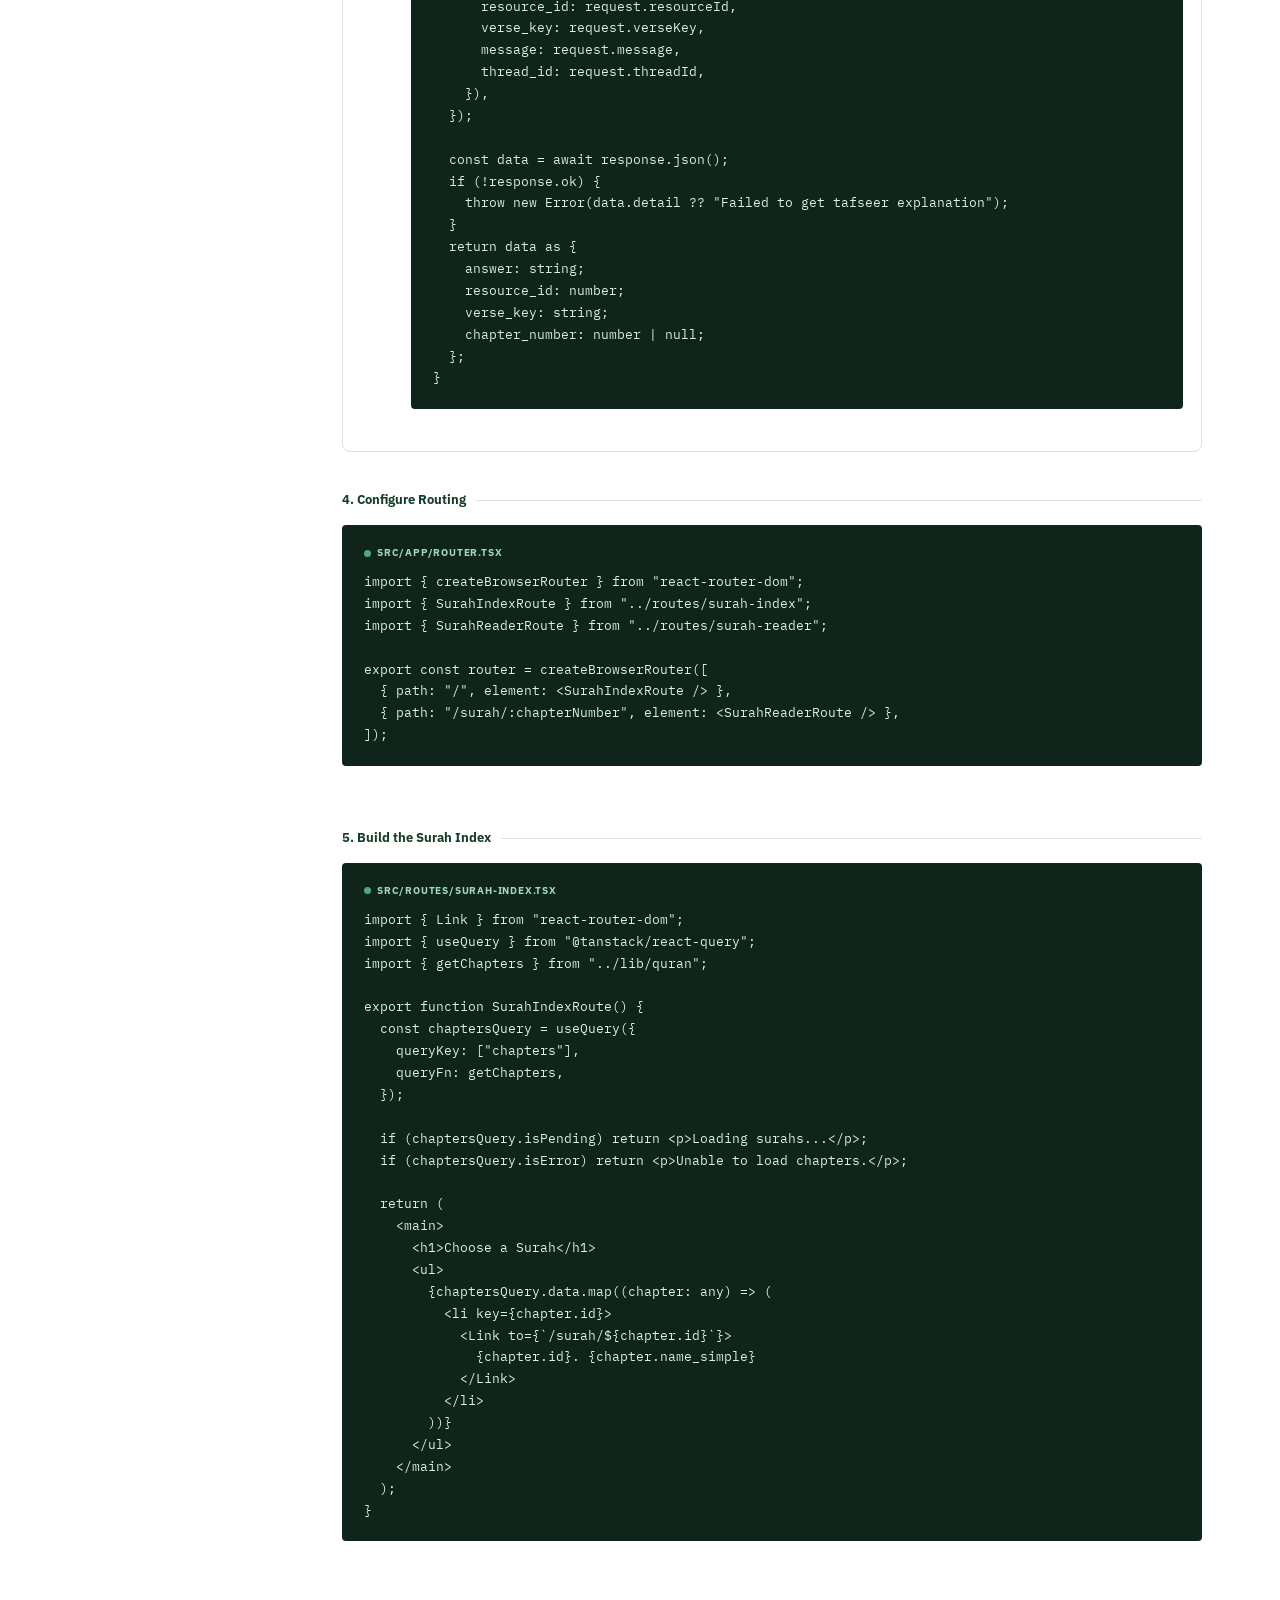
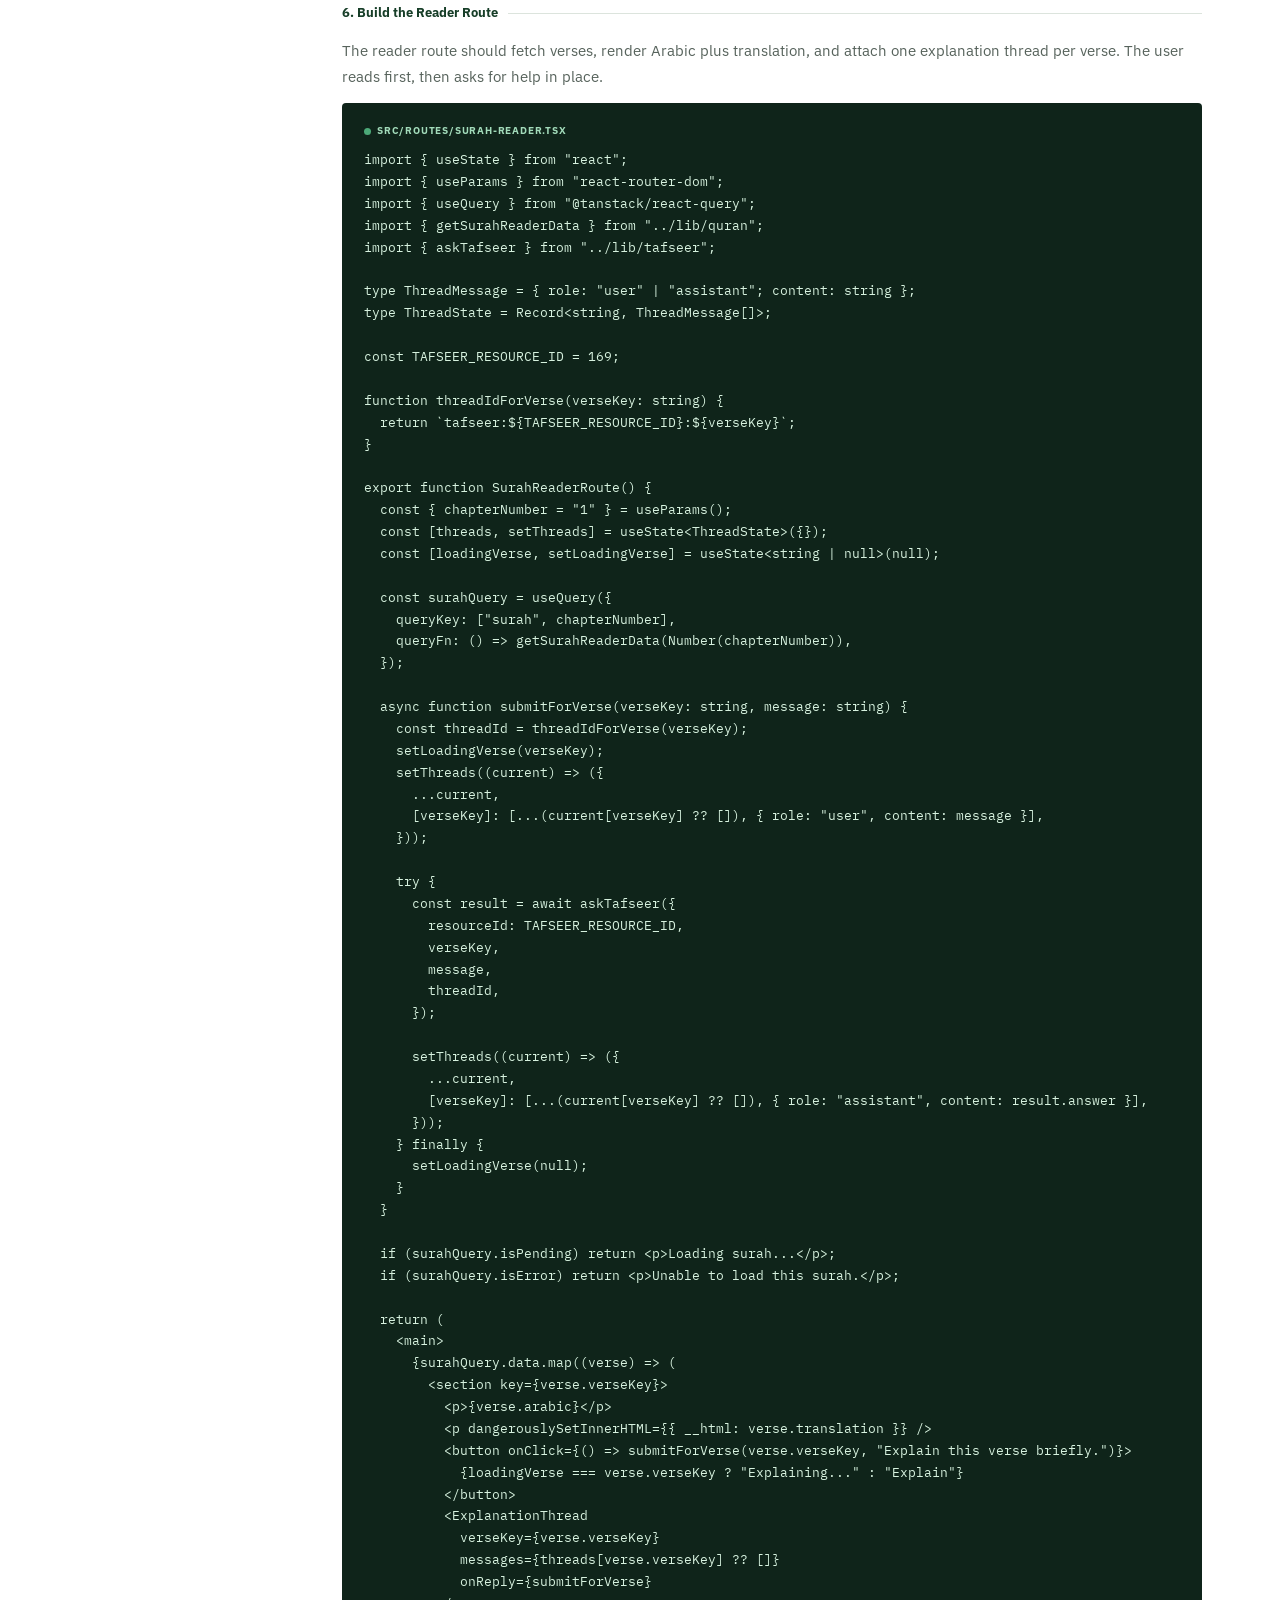
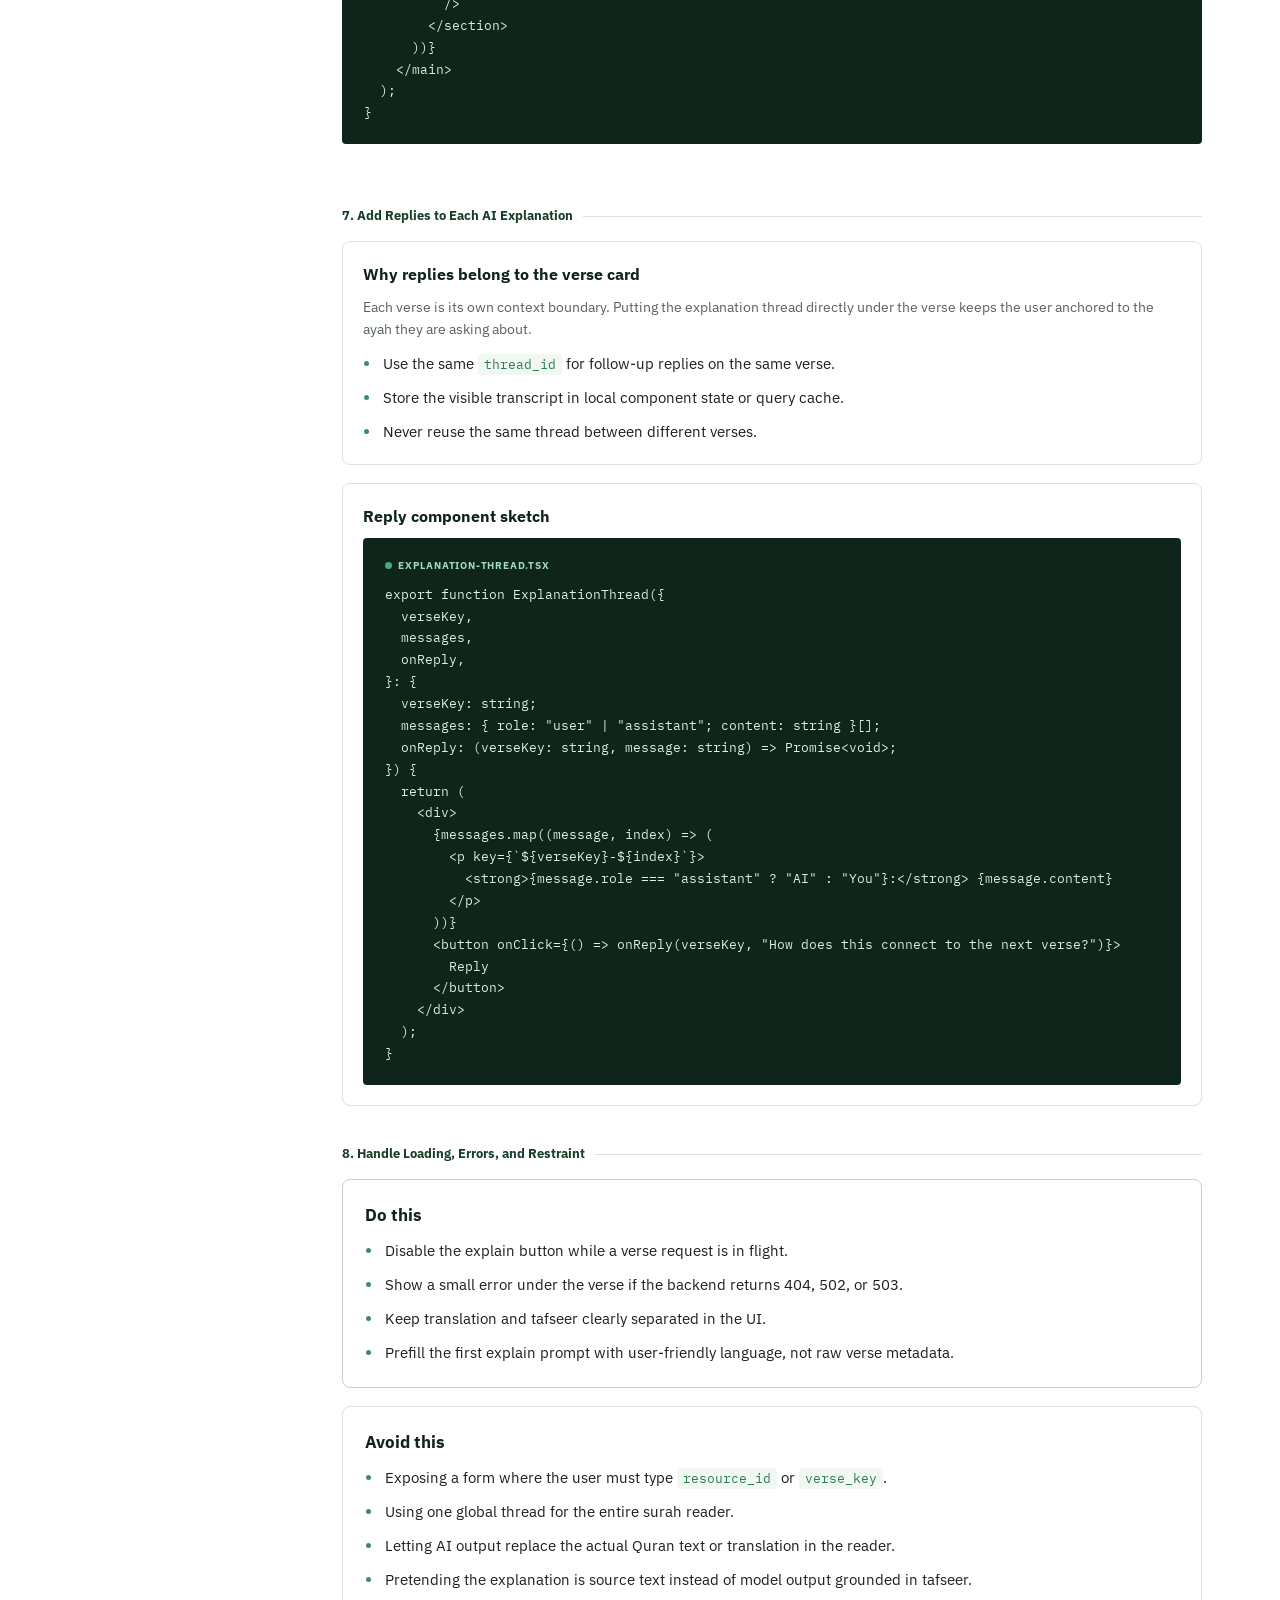
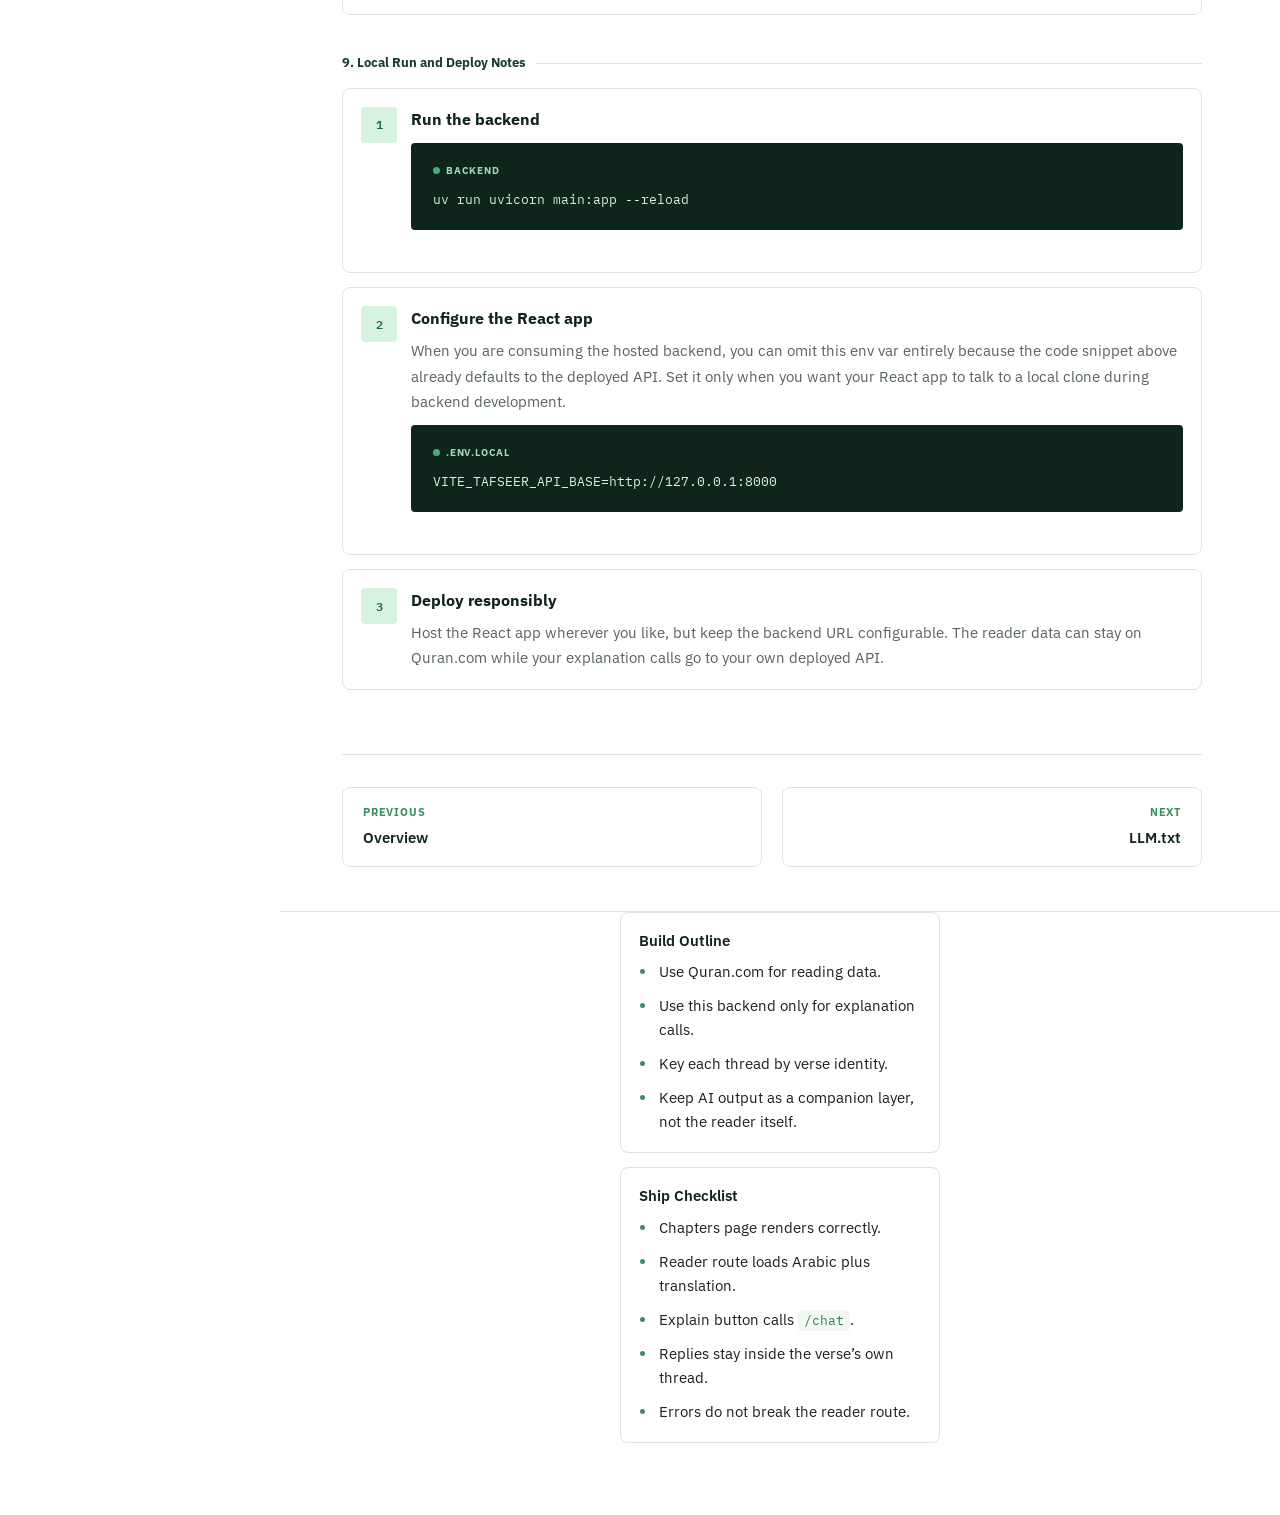
<file: docs/tutorial_project.html>
<!DOCTYPE html>
<html lang="en">
<head>
<meta charset="UTF-8">
<meta name="viewport" content="width=device-width, initial-scale=1.0">
<meta name="color-scheme" content="light dark">
<script>
  (function () {
    try {
      var storedTheme = localStorage.getItem("docs-theme");
      var theme = storedTheme;
      if (!theme && window.matchMedia) {
        theme = window.matchMedia("(prefers-color-scheme: dark)").matches ? "dark" : "light";
      }
      document.documentElement.setAttribute("data-theme", theme || "light");
    } catch (error) {
      document.documentElement.setAttribute("data-theme", "light");
    }
  })();
</script>
<title>Chat with Tafseer — Tutorial Project</title>
<link rel="stylesheet" href="./assets/styles/docs.css">
</head>
<body>
<header class="topbar">
  <button class="burger-menu" type="button" aria-label="Toggle menu" data-menu-toggle>
    <svg width="20" height="20" viewBox="0 0 24 24" fill="none" stroke="currentColor" stroke-width="2" stroke-linecap="round" stroke-linejoin="round">
      <line x1="3" y1="12" x2="21" y2="12"></line>
      <line x1="3" y1="6" x2="21" y2="6"></line>
      <line x1="3" y1="18" x2="21" y2="18"></line>
    </svg>
  </button>
  <div class="logo-mark" aria-hidden="true">
    <svg width="18" height="18" viewBox="0 0 24 24" fill="none" stroke="currentColor" stroke-width="2.4" stroke-linecap="round" stroke-linejoin="round">
      <path d="M4 19.5A2.5 2.5 0 0 1 6.5 17H20"></path>
      <path d="M6.5 2H20v20H6.5A2.5 2.5 0 0 1 4 19.5v-15A2.5 2.5 0 0 1 6.5 2z"></path>
      <path d="M10 7l2 2 2-2"></path>
      <path d="M10 11l2 2 2-2"></path>
    </svg>
  </div>
  <span class="brand">Chat with <span>Tafseer</span></span>
  <div class="topbar-divider"></div>
  <span class="badge">API v1</span>

  <nav class="topbar-right">
    <button class="theme-toggle" type="button" data-theme-toggle aria-label="Toggle dark theme">
      <span class="theme-toggle-icon" data-theme-icon aria-hidden="true"></span>
      <span data-theme-label>Dark theme</span>
    </button>
    <a href="https://github.com/Sharjeelbaig/chat-with-tafseer" class="topbar-link" target="_blank">
      <svg width="13" height="13" fill="none" stroke="currentColor" stroke-width="2" viewBox="0 0 24 24">
        <path d="M9 19c-5 1.5-5-2.5-7-3m14 6v-3.87a3.37 3.37 0 0 0-.94-2.61c3.14-.35 6.44-1.54 6.44-7A5.44 5.44 0 0 0 20 4.77 5.07 5.07 0 0 0 19.91 1S18.73.65 16 2.48a13.38 13.38 0 0 0-7 0C6.27.65 5.09 1 5.09 1A5.07 5.07 0 0 0 5 4.77a5.44 5.44 0 0 0-1.5 3.78c0 5.42 3.3 6.61 6.44 7A3.37 3.37 0 0 0 9 18.13V22"></path>
      </svg>
      GitHub
    </a>
    <a href="https://tadabbur-ai.pages.dev" class="button-link" target="_blank">
      <svg width="12" height="12" fill="none" stroke="currentColor" stroke-width="2.5" viewBox="0 0 24 24">
        <path d="M5 12h14"></path>
        <path d="M12 5l7 7-7 7"></path>
      </svg>
      View live project using this
    </a>
  </nav>
</header>

<div class="layout">
  <aside class="sidebar">
    <div class="sidebar-section">
      <div class="sidebar-label">Getting Started</div>
      <a href="./index.html" class="sidebar-item">
        <svg width="14" height="14" fill="none" stroke="currentColor" stroke-width="2" viewBox="0 0 24 24">
          <path d="M3 9l9-7 9 7v11a2 2 0 0 1-2 2H5a2 2 0 0 1-2-2z"></path>
          <polyline points="9 22 9 12 15 12 15 22"></polyline>
        </svg>
        Overview
      </a>
      <a href="./tutorial_project.html" class="sidebar-item active">
        <svg width="14" height="14" fill="none" stroke="currentColor" stroke-width="2" viewBox="0 0 24 24">
          <path d="M12 20h9"></path>
          <path d="M12 4h9"></path>
          <path d="M4 9h16"></path>
          <path d="M4 15h16"></path>
        </svg>
        Tutorial Project
      </a>
      <a href="./llm_txt.html" class="sidebar-item">
        <svg width="14" height="14" fill="none" stroke="currentColor" stroke-width="2" viewBox="0 0 24 24">
          <path d="M14 2H6a2 2 0 0 0-2 2v16a2 2 0 0 0 2 2h12a2 2 0 0 0 2-2V8z"></path>
          <path d="M14 2v6h6"></path>
        </svg>
        LLM.txt
      </a>
    </div>

    <div class="divider"></div>

    <div class="sidebar-section">
      <div class="sidebar-label">Endpoints</div>
      <a href="./send_message.html" class="sidebar-item">
        <svg width="14" height="14" fill="none" stroke="currentColor" stroke-width="2" viewBox="0 0 24 24">
          <path d="M21 15a2 2 0 0 1-2 2H7l-4 4V5a2 2 0 0 1 2-2h14a2 2 0 0 1 2 2z"></path>
        </svg>
        Send Message
        <span class="method-pill post">POST</span>
      </a>
      <a href="./get_tafseer_by_chapter.html" class="sidebar-item">
        <svg width="14" height="14" fill="none" stroke="currentColor" stroke-width="2" viewBox="0 0 24 24">
          <path d="M4 19.5A2.5 2.5 0 0 1 6.5 17H20"></path>
          <path d="M6.5 2H20v20H6.5A2.5 2.5 0 0 1 4 19.5v-15A2.5 2.5 0 0 1 6.5 2z"></path>
        </svg>
        Get Tafseer by Chapter
        <span class="method-pill get">GET</span>
      </a>
      <a href="./list_surahs.html" class="sidebar-item">
        <svg width="14" height="14" fill="none" stroke="currentColor" stroke-width="2" viewBox="0 0 24 24">
          <path d="M8 6h13"></path>
          <path d="M8 12h13"></path>
          <path d="M8 18h13"></path>
          <path d="M3 6h.01"></path>
          <path d="M3 12h.01"></path>
          <path d="M3 18h.01"></path>
        </svg>
        List All Surahs
        <span class="method-pill get">GET</span>
      </a>
    </div>

    <div class="divider"></div>

    <div class="sidebar-section">
      <div class="sidebar-label">Resources</div>
      <a href="./resource_ids.html" class="sidebar-item">
        <svg width="14" height="14" fill="none" stroke="currentColor" stroke-width="2" viewBox="0 0 24 24">
          <path d="M19 21v-2a4 4 0 0 0-4-4H9a4 4 0 0 0-4 4v2"></path>
          <circle cx="12" cy="7" r="4"></circle>
        </svg>
        Tafseer Resource IDs
      </a>
      <a href="./verse_keys.html" class="sidebar-item">
        <svg width="14" height="14" fill="none" stroke="currentColor" stroke-width="2" viewBox="0 0 24 24">
          <path d="M4 7h16"></path>
          <path d="M7 4v16"></path>
          <path d="M17 11l3 3-3 3"></path>
          <path d="M13 14h7"></path>
        </svg>
        Verse Key Guide
      </a>
    </div>
  </aside>

  <main class="main">
    <section class="docs-panel">
      <div class="page-intro">
        <div class="eyebrow">
          <span class="dot"></span>
          Tutorial Project
        </div>
        <h1 class="page-title">Build a React tafseer explainer app that feels real, not demo-shaped.</h1>
        <p class="page-desc">
          This walkthrough uses Quran.com as the reading source and this backend only for AI explanations. The user never types <span class="inline-code">verse_key</span> or <span class="inline-code">resource_id</span> by hand. Your app derives them from route state and verse interactions.
        </p>
      </div>

      <div class="notice">
        <svg width="15" height="15" fill="none" stroke="currentColor" stroke-width="2" viewBox="0 0 24 24">
          <circle cx="12" cy="12" r="10"></circle>
          <path d="M12 8v4"></path>
          <path d="M12 16h.01"></path>
        </svg>
        <p>This guide chooses one stack on purpose: <span class="inline-code">Vite + React + TypeScript + React Router + TanStack Query</span>. Real tutorials get simpler when they stop pretending every choice is interchangeable.</p>
      </div>

      <div class="section-title">What You’re Building</div>
      <div class="card-grid">
        <article class="info-card">
          <h3>Route 1: Surah index</h3>
          <div class="prose" style="margin-top:10px;">
            <p>Fetch Quran.com chapters and render a navigable list so the user chooses a surah naturally instead of entering raw identifiers.</p>
          </div>
        </article>
        <article class="info-card">
          <h3>Route 2: Reader + explainer</h3>
          <div class="prose" style="margin-top:10px;">
            <p>Show Arabic ayat and translation on <span class="inline-code">/surah/:chapterNumber</span>. Each verse gets an “Explain” action that calls <span class="inline-code">POST /chat</span> in the background.</p>
          </div>
        </article>
      </div>
      <div class="card-grid" style="margin-top:18px;">
        <article class="info-card">
          <h3>Per-verse reply threads</h3>
          <div class="prose" style="margin-top:10px;">
            <p>Replies reuse a derived <span class="inline-code">thread_id</span> such as <span class="inline-code">tafseer:169:1:1</span> so each verse keeps its own short conversation.</p>
          </div>
        </article>
        <article class="info-card">
          <h3>Separation of concerns</h3>
          <div class="prose" style="margin-top:10px;">
            <p>Quran.com provides reading data. Your backend provides explanation. That split keeps the app honest and easier to reason about.</p>
          </div>
        </article>
      </div>

      <div class="section-title">1. Scaffold the App</div>
      <div class="shell-block">
        <div class="code-label"><span class="dot"></span> bootstrap</div>
        <pre>npm create vite@latest tafseer-reader -- --template react-ts
cd tafseer-reader
npm install react-router-dom @tanstack/react-query</pre>
      </div>

      <div class="section-title">2. Add the Basic Structure</div>
      <div class="code-block">
        <div class="code-label"><span class="dot"></span> src tree</div>
        <pre class="terminal-tree">src/
  app/
    router.tsx
    providers.tsx
  lib/
    quran.ts
    tafseer.ts
    types.ts
  routes/
    surah-index.tsx
    surah-reader.tsx
  components/
    surah-card.tsx
    verse-card.tsx
    explanation-thread.tsx
  main.tsx</pre>
      </div>

      <div class="section-title">3. Create Your Data Clients</div>
      <div class="step-list">
        <div class="step">
          <div class="step-index">A</div>
          <div class="step-copy">
            <h3>Quran.com client</h3>
            <p>Use Quran.com for chapter lists, Arabic text, and translation. Translation resource <span class="inline-code">85</span> is a working English example for this tutorial.</p>
            <div class="code-block" style="margin-top:12px;">
              <div class="code-label"><span class="dot"></span> src/lib/quran.ts</div>
              <pre>const QURAN_API_BASE = "https://api.quran.com/api/v4";

export async function getChapters() {
  const response = await fetch(`${QURAN_API_BASE}/chapters`);
  if (!response.ok) throw new Error("Failed to load chapters");
  const data = await response.json();
  return data.chapters;
}

export async function getSurahReaderData(chapterNumber: number) {
  const [versesResponse, translationResponse] = await Promise.all([
    fetch(`${QURAN_API_BASE}/quran/verses/uthmani?chapter_number=${chapterNumber}`),
    fetch(`${QURAN_API_BASE}/quran/translations/85?chapter_number=${chapterNumber}`),
  ]);

  if (!versesResponse.ok || !translationResponse.ok) {
    throw new Error("Failed to load surah content");
  }

  const verses = (await versesResponse.json()).verses;
  const translations = (await translationResponse.json()).translations;

  return verses.map((verse: { verse_key: string; text_uthmani: string }, index: number) => ({
    verseKey: verse.verse_key,
    arabic: verse.text_uthmani,
    translation: translations[index]?.text ?? "",
  }));
}</pre>
            </div>
          </div>
        </div>

        <div class="step">
          <div class="step-index">B</div>
          <div class="step-copy">
            <h3>Backend client</h3>
            <p>The frontend never exposes raw verse fields to the user, but it still sends them internally to your backend.</p>
            <div class="code-block" style="margin-top:12px;">
              <div class="code-label"><span class="dot"></span> src/lib/tafseer.ts</div>
              <pre>const TAFSEER_API_BASE =
  import.meta.env.VITE_TAFSEER_API_BASE ?? "https://chat-with-tafseer.vercel.app";

export type ChatRequest = {
  resourceId: number;
  verseKey: string;
  message: string;
  threadId: string;
};

export async function askTafseer(request: ChatRequest) {
  const response = await fetch(`${TAFSEER_API_BASE}/chat`, {
    method: "POST",
    headers: { "Content-Type": "application/json" },
    body: JSON.stringify({
      resource_id: request.resourceId,
      verse_key: request.verseKey,
      message: request.message,
      thread_id: request.threadId,
    }),
  });

  const data = await response.json();
  if (!response.ok) {
    throw new Error(data.detail ?? "Failed to get tafseer explanation");
  }
  return data as {
    answer: string;
    resource_id: number;
    verse_key: string;
    chapter_number: number | null;
  };
}</pre>
            </div>
          </div>
        </div>
      </div>

      <div class="section-title">4. Configure Routing</div>
      <div class="code-block">
        <div class="code-label"><span class="dot"></span> src/app/router.tsx</div>
        <pre>import { createBrowserRouter } from "react-router-dom";
import { SurahIndexRoute } from "../routes/surah-index";
import { SurahReaderRoute } from "../routes/surah-reader";

export const router = createBrowserRouter([
  { path: "/", element: &lt;SurahIndexRoute /&gt; },
  { path: "/surah/:chapterNumber", element: &lt;SurahReaderRoute /&gt; },
]);</pre>
      </div>

      <div class="section-title">5. Build the Surah Index</div>
      <div class="code-block">
        <div class="code-label"><span class="dot"></span> src/routes/surah-index.tsx</div>
        <pre>import { Link } from "react-router-dom";
import { useQuery } from "@tanstack/react-query";
import { getChapters } from "../lib/quran";

export function SurahIndexRoute() {
  const chaptersQuery = useQuery({
    queryKey: ["chapters"],
    queryFn: getChapters,
  });

  if (chaptersQuery.isPending) return &lt;p&gt;Loading surahs...&lt;/p&gt;;
  if (chaptersQuery.isError) return &lt;p&gt;Unable to load chapters.&lt;/p&gt;;

  return (
    &lt;main&gt;
      &lt;h1&gt;Choose a Surah&lt;/h1&gt;
      &lt;ul&gt;
        {chaptersQuery.data.map((chapter: any) =&gt; (
          &lt;li key={chapter.id}&gt;
            &lt;Link to={`/surah/${chapter.id}`}&gt;
              {chapter.id}. {chapter.name_simple}
            &lt;/Link&gt;
          &lt;/li&gt;
        ))}
      &lt;/ul&gt;
    &lt;/main&gt;
  );
}</pre>
      </div>

      <div class="section-title">6. Build the Reader Route</div>
      <div class="prose">
        <p>The reader route should fetch verses, render Arabic plus translation, and attach one explanation thread per verse. The user reads first, then asks for help in place.</p>
      </div>
      <div class="code-block" style="margin-top:14px;">
        <div class="code-label"><span class="dot"></span> src/routes/surah-reader.tsx</div>
        <pre>import { useState } from "react";
import { useParams } from "react-router-dom";
import { useQuery } from "@tanstack/react-query";
import { getSurahReaderData } from "../lib/quran";
import { askTafseer } from "../lib/tafseer";

type ThreadMessage = { role: "user" | "assistant"; content: string };
type ThreadState = Record&lt;string, ThreadMessage[]&gt;;

const TAFSEER_RESOURCE_ID = 169;

function threadIdForVerse(verseKey: string) {
  return `tafseer:${TAFSEER_RESOURCE_ID}:${verseKey}`;
}

export function SurahReaderRoute() {
  const { chapterNumber = "1" } = useParams();
  const [threads, setThreads] = useState&lt;ThreadState&gt;({});
  const [loadingVerse, setLoadingVerse] = useState&lt;string | null&gt;(null);

  const surahQuery = useQuery({
    queryKey: ["surah", chapterNumber],
    queryFn: () =&gt; getSurahReaderData(Number(chapterNumber)),
  });

  async function submitForVerse(verseKey: string, message: string) {
    const threadId = threadIdForVerse(verseKey);
    setLoadingVerse(verseKey);
    setThreads((current) =&gt; ({
      ...current,
      [verseKey]: [...(current[verseKey] ?? []), { role: "user", content: message }],
    }));

    try {
      const result = await askTafseer({
        resourceId: TAFSEER_RESOURCE_ID,
        verseKey,
        message,
        threadId,
      });

      setThreads((current) =&gt; ({
        ...current,
        [verseKey]: [...(current[verseKey] ?? []), { role: "assistant", content: result.answer }],
      }));
    } finally {
      setLoadingVerse(null);
    }
  }

  if (surahQuery.isPending) return &lt;p&gt;Loading surah...&lt;/p&gt;;
  if (surahQuery.isError) return &lt;p&gt;Unable to load this surah.&lt;/p&gt;;

  return (
    &lt;main&gt;
      {surahQuery.data.map((verse) =&gt; (
        &lt;section key={verse.verseKey}&gt;
          &lt;p&gt;{verse.arabic}&lt;/p&gt;
          &lt;p dangerouslySetInnerHTML={{ __html: verse.translation }} /&gt;
          &lt;button onClick={() =&gt; submitForVerse(verse.verseKey, "Explain this verse briefly.")}&gt;
            {loadingVerse === verse.verseKey ? "Explaining..." : "Explain"}
          &lt;/button&gt;
          &lt;ExplanationThread
            verseKey={verse.verseKey}
            messages={threads[verse.verseKey] ?? []}
            onReply={submitForVerse}
          /&gt;
        &lt;/section&gt;
      ))}
    &lt;/main&gt;
  );
}</pre>
      </div>

      <div class="section-title">7. Add Replies to Each AI Explanation</div>
      <div class="card-grid">
        <article class="route-card">
          <h3>Why replies belong to the verse card</h3>
          <p>Each verse is its own context boundary. Putting the explanation thread directly under the verse keeps the user anchored to the ayah they are asking about.</p>
          <ul class="check-list">
            <li>Use the same <span class="inline-code">thread_id</span> for follow-up replies on the same verse.</li>
            <li>Store the visible transcript in local component state or query cache.</li>
            <li>Never reuse the same thread between different verses.</li>
          </ul>
        </article>
        <article class="route-card">
          <h3>Reply component sketch</h3>
          <div class="code-block" style="margin-bottom:0;">
            <div class="code-label"><span class="dot"></span> explanation-thread.tsx</div>
            <pre>export function ExplanationThread({
  verseKey,
  messages,
  onReply,
}: {
  verseKey: string;
  messages: { role: "user" | "assistant"; content: string }[];
  onReply: (verseKey: string, message: string) =&gt; Promise&lt;void&gt;;
}) {
  return (
    &lt;div&gt;
      {messages.map((message, index) =&gt; (
        &lt;p key={`${verseKey}-${index}`}&gt;
          &lt;strong&gt;{message.role === "assistant" ? "AI" : "You"}:&lt;/strong&gt; {message.content}
        &lt;/p&gt;
      ))}
      &lt;button onClick={() =&gt; onReply(verseKey, "How does this connect to the next verse?")}&gt;
        Reply
      &lt;/button&gt;
    &lt;/div&gt;
  );
}</pre>
          </div>
        </article>
      </div>

      <div class="section-title">8. Handle Loading, Errors, and Restraint</div>
      <div class="comparison-grid">
        <article class="comparison-card good">
          <h3>Do this</h3>
          <ul class="check-list">
            <li>Disable the explain button while a verse request is in flight.</li>
            <li>Show a small error under the verse if the backend returns 404, 502, or 503.</li>
            <li>Keep translation and tafseer clearly separated in the UI.</li>
            <li>Prefill the first explain prompt with user-friendly language, not raw verse metadata.</li>
          </ul>
        </article>
        <article class="comparison-card bad">
          <h3>Avoid this</h3>
          <ul class="check-list">
            <li>Exposing a form where the user must type <span class="inline-code">resource_id</span> or <span class="inline-code">verse_key</span>.</li>
            <li>Using one global thread for the entire surah reader.</li>
            <li>Letting AI output replace the actual Quran text or translation in the reader.</li>
            <li>Pretending the explanation is source text instead of model output grounded in tafseer.</li>
          </ul>
        </article>
      </div>

      <div class="section-title">9. Local Run and Deploy Notes</div>
      <div class="step-list">
        <div class="step">
          <div class="step-index">1</div>
          <div class="step-copy">
            <h3>Run the backend</h3>
            <div class="shell-block" style="margin-top:10px;">
              <div class="code-label"><span class="dot"></span> backend</div>
              <pre>uv run uvicorn main:app --reload</pre>
            </div>
          </div>
        </div>
        <div class="step">
          <div class="step-index">2</div>
          <div class="step-copy">
            <h3>Configure the React app</h3>
            <p>When you are consuming the hosted backend, you can omit this env var entirely because the code snippet above already defaults to the deployed API. Set it only when you want your React app to talk to a local clone during backend development.</p>
            <div class="shell-block" style="margin-top:10px;">
              <div class="code-label"><span class="dot"></span> .env.local</div>
              <pre>VITE_TAFSEER_API_BASE=http://127.0.0.1:8000</pre>
            </div>
          </div>
        </div>
        <div class="step">
          <div class="step-index">3</div>
          <div class="step-copy">
            <h3>Deploy responsibly</h3>
            <p>Host the React app wherever you like, but keep the backend URL configurable. The reader data can stay on Quran.com while your explanation calls go to your own deployed API.</p>
          </div>
        </div>
      </div>
      <nav class="docs-nav">
        <a href="./index.html" class="nav-btn prev">
          <span class="nav-label">Previous</span>
          <span class="nav-title">Overview</span>
        </a>
        <a href="./llm_txt.html" class="nav-btn next">
          <span class="nav-label">Next</span>
          <span class="nav-title">LLM.txt</span>
        </a>
      </nav>
    </section>

    <aside class="right-rail">
      <div class="rail-stack">
        <article class="rail-card">
          <h3>Build Outline</h3>
          <ul class="check-list" style="margin-top:10px;">
            <li>Use Quran.com for reading data.</li>
            <li>Use this backend only for explanation calls.</li>
            <li>Key each thread by verse identity.</li>
            <li>Keep AI output as a companion layer, not the reader itself.</li>
          </ul>
        </article>

        <article class="rail-card">
          <h3>Ship Checklist</h3>
          <ul class="check-list" style="margin-top:10px;">
            <li>Chapters page renders correctly.</li>
            <li>Reader route loads Arabic plus translation.</li>
            <li>Explain button calls <span class="inline-code">/chat</span>.</li>
            <li>Replies stay inside the verse’s own thread.</li>
            <li>Errors do not break the reader route.</li>
          </ul>
        </article>
      </div>
    </aside>
  </main>
</div>

<script src="./assets/scripts/docs.js"></script>
</body>
</html>
</file>
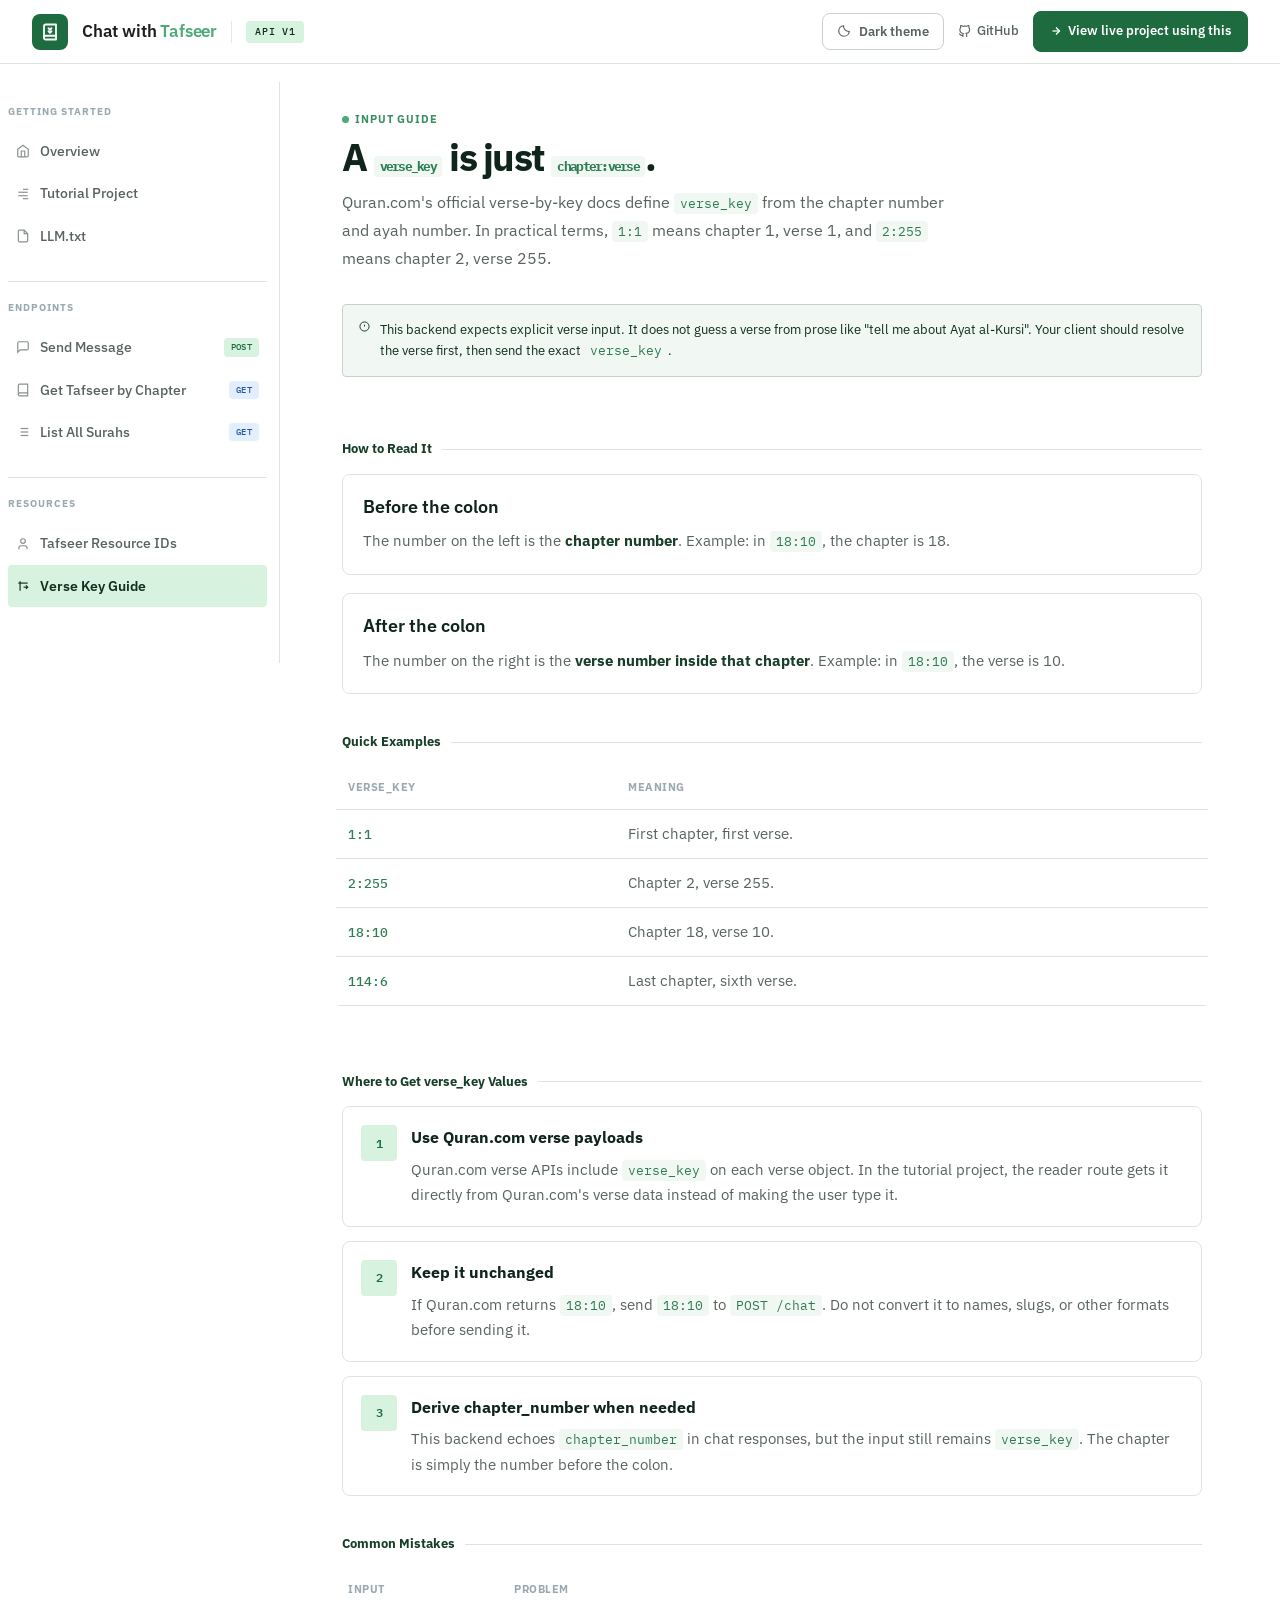
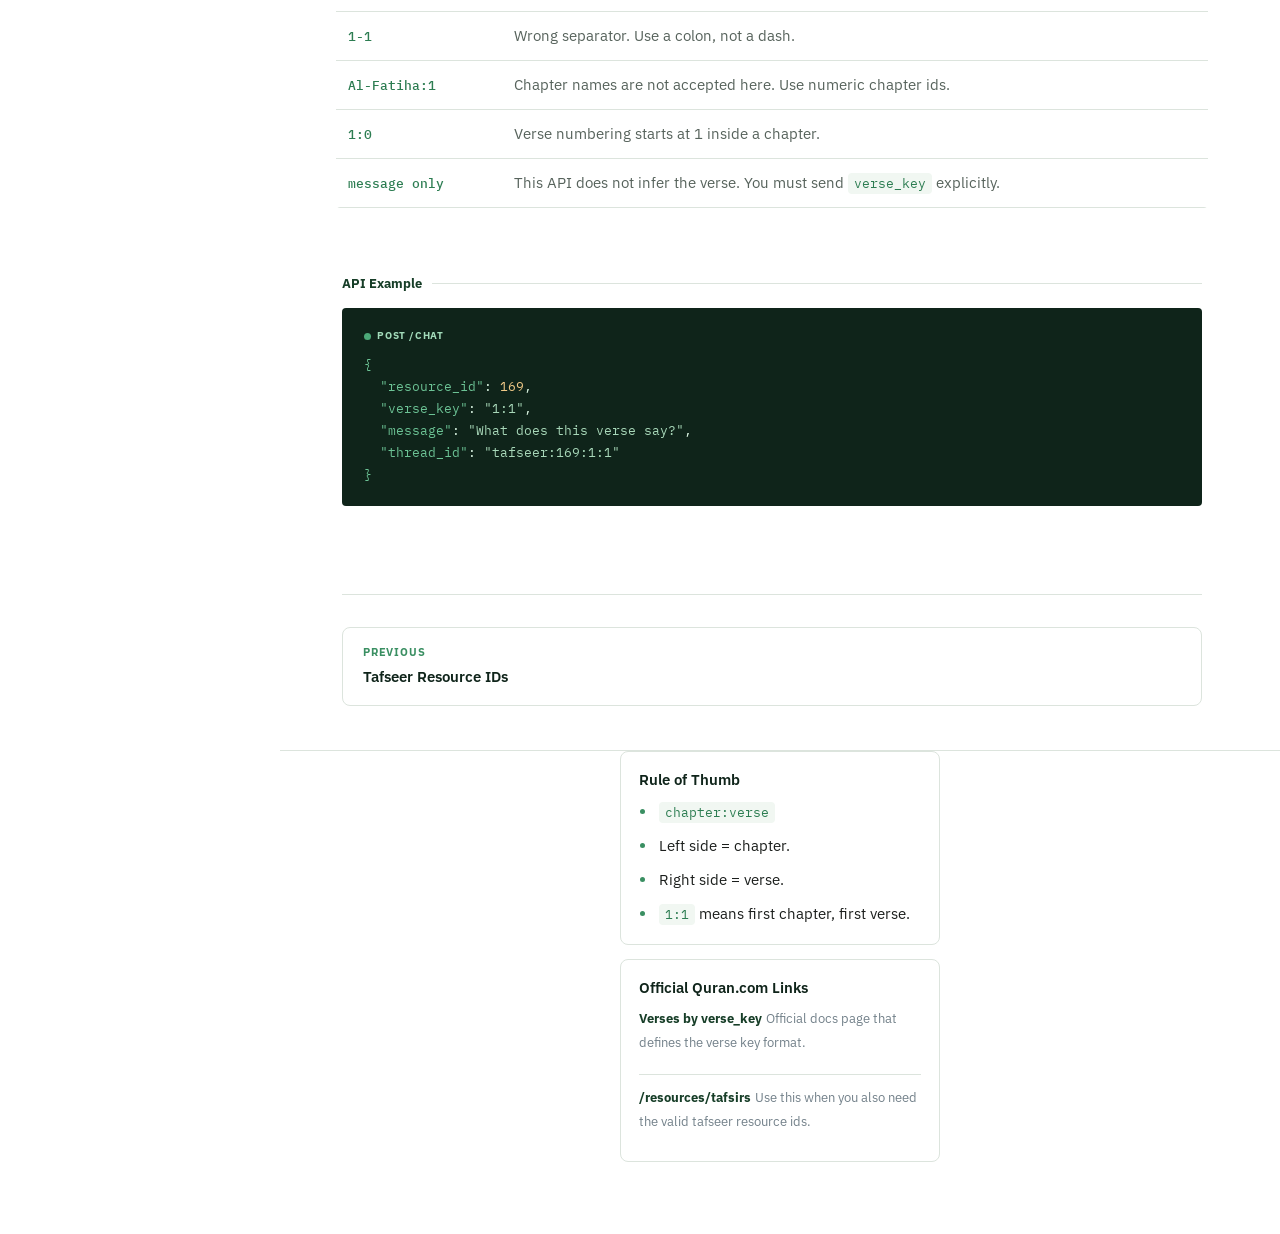
<file: docs/verse_keys.html>
<!DOCTYPE html>
<html lang="en">
<head>
<meta charset="UTF-8">
<meta name="viewport" content="width=device-width, initial-scale=1.0">
<meta name="color-scheme" content="light dark">
<script>
  (function () {
    try {
      var storedTheme = localStorage.getItem("docs-theme");
      var theme = storedTheme;
      if (!theme && window.matchMedia) {
        theme = window.matchMedia("(prefers-color-scheme: dark)").matches ? "dark" : "light";
      }
      document.documentElement.setAttribute("data-theme", theme || "light");
    } catch (error) {
      document.documentElement.setAttribute("data-theme", "light");
    }
  })();
</script>
<title>Chat with Tafseer — Verse Key Guide</title>
<link rel="stylesheet" href="./assets/styles/docs.css">
</head>
<body>
<header class="topbar">
  <button class="burger-menu" type="button" aria-label="Toggle menu" data-menu-toggle>
    <svg width="20" height="20" viewBox="0 0 24 24" fill="none" stroke="currentColor" stroke-width="2" stroke-linecap="round" stroke-linejoin="round">
      <line x1="3" y1="12" x2="21" y2="12"></line>
      <line x1="3" y1="6" x2="21" y2="6"></line>
      <line x1="3" y1="18" x2="21" y2="18"></line>
    </svg>
  </button>
  <div class="logo-mark" aria-hidden="true">
    <svg width="18" height="18" viewBox="0 0 24 24" fill="none" stroke="currentColor" stroke-width="2.4" stroke-linecap="round" stroke-linejoin="round">
      <path d="M4 19.5A2.5 2.5 0 0 1 6.5 17H20"></path>
      <path d="M6.5 2H20v20H6.5A2.5 2.5 0 0 1 4 19.5v-15A2.5 2.5 0 0 1 6.5 2z"></path>
      <path d="M10 7l2 2 2-2"></path>
      <path d="M10 11l2 2 2-2"></path>
    </svg>
  </div>
  <span class="brand">Chat with <span>Tafseer</span></span>
  <div class="topbar-divider"></div>
  <span class="badge">API v1</span>

  <nav class="topbar-right">
    <button class="theme-toggle" type="button" data-theme-toggle aria-label="Toggle dark theme">
      <span class="theme-toggle-icon" data-theme-icon aria-hidden="true"></span>
      <span data-theme-label>Dark theme</span>
    </button>
    <a href="https://github.com/Sharjeelbaig/chat-with-tafseer" class="topbar-link" target="_blank">
      <svg width="13" height="13" fill="none" stroke="currentColor" stroke-width="2" viewBox="0 0 24 24">
        <path d="M9 19c-5 1.5-5-2.5-7-3m14 6v-3.87a3.37 3.37 0 0 0-.94-2.61c3.14-.35 6.44-1.54 6.44-7A5.44 5.44 0 0 0 20 4.77 5.07 5.07 0 0 0 19.91 1S18.73.65 16 2.48a13.38 13.38 0 0 0-7 0C6.27.65 5.09 1 5.09 1A5.07 5.07 0 0 0 5 4.77a5.44 5.44 0 0 0-1.5 3.78c0 5.42 3.3 6.61 6.44 7A3.37 3.37 0 0 0 9 18.13V22"></path>
      </svg>
      GitHub
    </a>
    <a href="https://tadabbur-ai.pages.dev" class="button-link" target="_blank">
      <svg width="12" height="12" fill="none" stroke="currentColor" stroke-width="2.5" viewBox="0 0 24 24">
        <path d="M5 12h14"></path>
        <path d="M12 5l7 7-7 7"></path>
      </svg>
      View live project using this
    </a>
  </nav>
</header>

<div class="layout">
  <aside class="sidebar">
    <div class="sidebar-section">
      <div class="sidebar-label">Getting Started</div>
      <a href="./index.html" class="sidebar-item">
        <svg width="14" height="14" fill="none" stroke="currentColor" stroke-width="2" viewBox="0 0 24 24">
          <path d="M3 9l9-7 9 7v11a2 2 0 0 1-2 2H5a2 2 0 0 1-2-2z"></path>
          <polyline points="9 22 9 12 15 12 15 22"></polyline>
        </svg>
        Overview
      </a>
      <a href="./tutorial_project.html" class="sidebar-item">
        <svg width="14" height="14" fill="none" stroke="currentColor" stroke-width="2" viewBox="0 0 24 24">
          <path d="M12 20h9"></path>
          <path d="M12 4h9"></path>
          <path d="M4 9h16"></path>
          <path d="M4 15h16"></path>
        </svg>
        Tutorial Project
      </a>
      <a href="./llm_txt.html" class="sidebar-item">
        <svg width="14" height="14" fill="none" stroke="currentColor" stroke-width="2" viewBox="0 0 24 24">
          <path d="M14 2H6a2 2 0 0 0-2 2v16a2 2 0 0 0 2 2h12a2 2 0 0 0 2-2V8z"></path>
          <path d="M14 2v6h6"></path>
        </svg>
        LLM.txt
      </a>
    </div>

    <div class="divider"></div>

    <div class="sidebar-section">
      <div class="sidebar-label">Endpoints</div>
      <a href="./send_message.html" class="sidebar-item">
        <svg width="14" height="14" fill="none" stroke="currentColor" stroke-width="2" viewBox="0 0 24 24">
          <path d="M21 15a2 2 0 0 1-2 2H7l-4 4V5a2 2 0 0 1 2-2h14a2 2 0 0 1 2 2z"></path>
        </svg>
        Send Message
        <span class="method-pill post">POST</span>
      </a>
      <a href="./get_tafseer_by_chapter.html" class="sidebar-item">
        <svg width="14" height="14" fill="none" stroke="currentColor" stroke-width="2" viewBox="0 0 24 24">
          <path d="M4 19.5A2.5 2.5 0 0 1 6.5 17H20"></path>
          <path d="M6.5 2H20v20H6.5A2.5 2.5 0 0 1 4 19.5v-15A2.5 2.5 0 0 1 6.5 2z"></path>
        </svg>
        Get Tafseer by Chapter
        <span class="method-pill get">GET</span>
      </a>
      <a href="./list_surahs.html" class="sidebar-item">
        <svg width="14" height="14" fill="none" stroke="currentColor" stroke-width="2" viewBox="0 0 24 24">
          <path d="M8 6h13"></path>
          <path d="M8 12h13"></path>
          <path d="M8 18h13"></path>
          <path d="M3 6h.01"></path>
          <path d="M3 12h.01"></path>
          <path d="M3 18h.01"></path>
        </svg>
        List All Surahs
        <span class="method-pill get">GET</span>
      </a>
    </div>

    <div class="divider"></div>

    <div class="sidebar-section">
      <div class="sidebar-label">Resources</div>
      <a href="./resource_ids.html" class="sidebar-item">
        <svg width="14" height="14" fill="none" stroke="currentColor" stroke-width="2" viewBox="0 0 24 24">
          <path d="M19 21v-2a4 4 0 0 0-4-4H9a4 4 0 0 0-4 4v2"></path>
          <circle cx="12" cy="7" r="4"></circle>
        </svg>
        Tafseer Resource IDs
      </a>
      <a href="./verse_keys.html" class="sidebar-item active">
        <svg width="14" height="14" fill="none" stroke="currentColor" stroke-width="2" viewBox="0 0 24 24">
          <path d="M4 7h16"></path>
          <path d="M7 4v16"></path>
          <path d="M17 11l3 3-3 3"></path>
          <path d="M13 14h7"></path>
        </svg>
        Verse Key Guide
      </a>
    </div>
  </aside>

  <main class="main">
    <section class="docs-panel">
      <div class="page-intro">
        <div class="eyebrow">
          <span class="dot"></span>
          Input Guide
        </div>
        <h1 class="page-title">A <span class="inline-code">verse_key</span> is just <span class="inline-code">chapter:verse</span>.</h1>
        <p class="page-desc">
          Quran.com's official verse-by-key docs define <span class="inline-code">verse_key</span> from the chapter number and ayah number. In practical terms, <span class="inline-code">1:1</span> means chapter 1, verse 1, and <span class="inline-code">2:255</span> means chapter 2, verse 255.
        </p>
      </div>

      <div class="notice">
        <svg width="15" height="15" fill="none" stroke="currentColor" stroke-width="2" viewBox="0 0 24 24">
          <circle cx="12" cy="12" r="10"></circle>
          <path d="M12 8v4"></path>
          <path d="M12 16h.01"></path>
        </svg>
        <p>This backend expects explicit verse input. It does not guess a verse from prose like "tell me about Ayat al-Kursi". Your client should resolve the verse first, then send the exact <span class="inline-code">verse_key</span>.</p>
      </div>

      <div class="section-title">How to Read It</div>
      <div class="card-grid">
        <article class="info-card">
          <h3>Before the colon</h3>
          <div class="prose" style="margin-top:10px;">
            <p>The number on the left is the <strong>chapter number</strong>. Example: in <span class="inline-code">18:10</span>, the chapter is 18.</p>
          </div>
        </article>
        <article class="info-card">
          <h3>After the colon</h3>
          <div class="prose" style="margin-top:10px;">
            <p>The number on the right is the <strong>verse number inside that chapter</strong>. Example: in <span class="inline-code">18:10</span>, the verse is 10.</p>
          </div>
        </article>
      </div>

      <div class="section-title">Quick Examples</div>
      <div class="table-scroll">
        <table class="param-table">
          <thead>
            <tr>
              <th>verse_key</th>
              <th>Meaning</th>
            </tr>
          </thead>
          <tbody>
            <tr><td><span class="param-name">1:1</span></td><td class="param-desc">First chapter, first verse.</td></tr>
            <tr><td><span class="param-name">2:255</span></td><td class="param-desc">Chapter 2, verse 255.</td></tr>
            <tr><td><span class="param-name">18:10</span></td><td class="param-desc">Chapter 18, verse 10.</td></tr>
            <tr><td><span class="param-name">114:6</span></td><td class="param-desc">Last chapter, sixth verse.</td></tr>
          </tbody>
        </table>
      </div>

      <div class="section-title">Where to Get verse_key Values</div>
      <div class="step-list">
        <div class="step">
          <div class="step-index">1</div>
          <div class="step-copy">
            <h3>Use Quran.com verse payloads</h3>
            <p>Quran.com verse APIs include <span class="inline-code">verse_key</span> on each verse object. In the tutorial project, the reader route gets it directly from Quran.com's verse data instead of making the user type it.</p>
          </div>
        </div>
        <div class="step">
          <div class="step-index">2</div>
          <div class="step-copy">
            <h3>Keep it unchanged</h3>
            <p>If Quran.com returns <span class="inline-code">18:10</span>, send <span class="inline-code">18:10</span> to <span class="inline-code">POST /chat</span>. Do not convert it to names, slugs, or other formats before sending it.</p>
          </div>
        </div>
        <div class="step">
          <div class="step-index">3</div>
          <div class="step-copy">
            <h3>Derive chapter_number when needed</h3>
            <p>This backend echoes <span class="inline-code">chapter_number</span> in chat responses, but the input still remains <span class="inline-code">verse_key</span>. The chapter is simply the number before the colon.</p>
          </div>
        </div>
      </div>

      <div class="section-title">Common Mistakes</div>
      <div class="table-scroll">
        <table class="param-table">
          <thead>
            <tr>
              <th>Input</th>
              <th>Problem</th>
            </tr>
          </thead>
          <tbody>
            <tr><td><span class="param-name">1-1</span></td><td class="param-desc">Wrong separator. Use a colon, not a dash.</td></tr>
            <tr><td><span class="param-name">Al-Fatiha:1</span></td><td class="param-desc">Chapter names are not accepted here. Use numeric chapter ids.</td></tr>
            <tr><td><span class="param-name">1:0</span></td><td class="param-desc">Verse numbering starts at 1 inside a chapter.</td></tr>
            <tr><td><span class="param-name">message only</span></td><td class="param-desc">This API does not infer the verse. You must send <span class="inline-code">verse_key</span> explicitly.</td></tr>
          </tbody>
        </table>
      </div>

      <div class="section-title">API Example</div>
      <div class="code-block">
        <div class="code-label"><span class="dot"></span> POST /chat</div>
        <pre><span class="key">{</span>
  <span class="key">"resource_id"</span>: <span class="num">169</span>,
  <span class="key">"verse_key"</span>: <span class="str">"1:1"</span>,
  <span class="key">"message"</span>: <span class="str">"What does this verse say?"</span>,
  <span class="key">"thread_id"</span>: <span class="str">"tafseer:169:1:1"</span>
<span class="key">}</span></pre>
      </div>
      <nav class="docs-nav">
        <a href="./resource_ids.html" class="nav-btn prev">
          <span class="nav-label">Previous</span>
          <span class="nav-title">Tafseer Resource IDs</span>
        </a>
      </nav>
    </section>

    <aside class="right-rail">
      <div class="rail-stack">
        <article class="rail-card">
          <h3>Rule of Thumb</h3>
          <ul class="check-list" style="margin-top:10px;">
            <li><span class="inline-code">chapter:verse</span></li>
            <li>Left side = chapter.</li>
            <li>Right side = verse.</li>
            <li><span class="inline-code">1:1</span> means first chapter, first verse.</li>
          </ul>
        </article>

        <article class="rail-card">
          <h3>Official Quran.com Links</h3>
          <div class="rail-links" style="margin-top:8px;">
            <a class="rail-link" href="https://api-docs.quran.com/docs/content_apis_versioned/verses-by-verse-key/" target="_blank">
              <div>
                <strong>Verses by verse_key</strong>
                <span>Official docs page that defines the verse key format.</span>
              </div>
            </a>
            <a class="rail-link" href="https://api.quran.com/api/v4/resources/tafsirs" target="_blank">
              <div>
                <strong>/resources/tafsirs</strong>
                <span>Use this when you also need the valid tafseer resource ids.</span>
              </div>
            </a>
          </div>
        </article>
      </div>
    </aside>
  </main>
</div>

<script src="./assets/scripts/docs.js"></script>
</body>
</html>
</file>
<file: docs/assets/styles/docs.css>
@import url("https://fonts.googleapis.com/css2?family=IBM+Plex+Sans:wght@400;500;600;700&family=IBM+Plex+Mono:wght@400;500&display=swap");

:root {
  --md-sys-color-primary: #1e6b40;
  --md-sys-color-on-primary: #ffffff;
  --md-sys-color-primary-container: #d7f2df;
  --md-sys-color-on-primary-container: #0f2f1d;
  --md-sys-color-surface: #ffffff;
  --md-sys-color-surface-container: #f8fbf8;
  --md-sys-color-surface-container-high: #f1f7f2;
  --md-sys-color-on-surface: #1c1f1d;
  --md-sys-color-on-surface-variant: #57635c;
  --md-sys-color-outline: #c8d2cb;
  --md-sys-color-outline-variant: #dce4dd;
  --md-sys-color-error: #ba1a1a;
  --md-sys-color-error-container: #ffdad6;
  --md-sys-color-on-error-container: #410002;
  --green-950: #0f241a;
  --green-900: #173e28;
  --green-850: #1b4c2f;
  --green-800: var(--md-sys-color-primary);
  --green-700: #2d7d52;
  --green-600: #3a8f62;
  --green-500: #4ca978;
  --green-400: #6cc395;
  --green-300: #a2dbba;
  --green-200: #c9ecd7;
  --green-100: var(--md-sys-color-primary-container);
  --green-50: #eff9f2;
  --blue-100: #e3efff;
  --blue-700: #2255aa;
  --amber-50: #fff8e6;
  --amber-200: #f5dea0;
  --amber-700: #8b5e11;
  --rose-50: #fff3f2;
  --rose-200: #f7c8c3;
  --rose-700: #b34b3f;
  --white: #ffffff;
  --gray-25: #fcfdfd;
  --gray-50: #f8fafb;
  --gray-100: #f0f2f4;
  --gray-150: #e7ecef;
  --gray-200: #e2e8ec;
  --gray-300: #c8d2d9;
  --gray-400: #9aa8b0;
  --gray-500: #73818a;
  --gray-600: var(--md-sys-color-on-surface-variant);
  --gray-700: #44515a;
  --gray-800: #2a3540;
  --shadow-soft: none;
  --shadow-card: none;
  --radius-sm: 4px;
  --radius-md: 8px;
  --radius-lg: 10px;
  --appbar-height: 64px;
  --sticky-offset: calc(var(--appbar-height) + 18px);
  --content-max-width: 1420px;
  --reading-max-width: 860px;
  --rail-width: 320px;
  --table-min-width: 660px;
  --heading-color: #0f241a;
  --accent-strong: #173e28;
  --surface-raised: #ffffff;
  --control-text: #0f241a;
  --preview-text: #2a3540;
  --code-bg: #0f241a;
  --code-text: var(--green-100);
  --sans: "IBM Plex Sans", sans-serif;
  --mono: "IBM Plex Mono", monospace;
}

html {
  color-scheme: light;
}

html[data-theme="dark"] {
  color-scheme: dark;
  --md-sys-color-primary: #7cd6a0;
  --md-sys-color-on-primary: #0d1b12;
  --md-sys-color-primary-container: #163624;
  --md-sys-color-on-primary-container: #d4f6df;
  --md-sys-color-surface: #0d1210;
  --md-sys-color-surface-container: #111816;
  --md-sys-color-surface-container-high: #17201c;
  --md-sys-color-on-surface: #edf4ef;
  --md-sys-color-on-surface-variant: #a8b8ae;
  --md-sys-color-outline: #334139;
  --md-sys-color-outline-variant: #27312c;
  --md-sys-color-error-container: #601410;
  --md-sys-color-on-error-container: #ffd9d5;
  --green-700: #78cf9f;
  --green-600: #6bc591;
  --green-500: #55b67e;
  --green-400: #8fd9b1;
  --green-300: #c4efd7;
  --green-100: #214933;
  --green-50: #172a1f;
  --blue-100: #1b2b41;
  --blue-700: #8ab4ff;
  --amber-50: #2a2313;
  --amber-200: #6f5b20;
  --amber-700: #f0cf72;
  --rose-50: #2a1a1b;
  --rose-200: #6b3431;
  --rose-700: #f2a49b;
  --gray-25: #101613;
  --gray-50: #141b18;
  --gray-100: #1a221f;
  --gray-150: #22302b;
  --gray-200: #2b3833;
  --gray-300: #40504a;
  --gray-400: #90a299;
  --gray-500: #b4c1ba;
  --gray-600: #a8b8ae;
  --gray-700: #d9e3dd;
  --gray-800: #eff6f1;
  --shadow-soft: none;
  --shadow-card: none;
  --heading-color: #f0f6f2;
  --accent-strong: #d4e8da;
  --surface-raised: #17201c;
  --control-text: #eef6f0;
  --preview-text: #edf4ef;
  --code-bg: #08110c;
  --code-text: #c4efd7;
}

* {
  box-sizing: border-box;
  margin: 0;
  padding: 0;
}

html,
body {
  min-height: 100%;
}

body {
  min-height: 100vh;
  overflow-x: hidden;
  overflow-y: auto;
  background: var(--md-sys-color-surface);
  color: var(--md-sys-color-on-surface);
  font-family: var(--sans);
  font-size: 15px;
  line-height: 1.6;
  -webkit-font-smoothing: antialiased;
  text-rendering: optimizeLegibility;
}

img {
  display: block;
  max-width: 100%;
}

a {
  color: inherit;
}

code,
pre {
  font-family: var(--mono);
}

.topbar {
  display: flex;
  align-items: center;
  gap: 14px;
  position: sticky;
  top: 0;
  min-height: var(--appbar-height);
  padding: 0 clamp(18px, 2.8vw, 32px);
  border-bottom: 1px solid var(--md-sys-color-outline-variant);
  background: var(--md-sys-color-surface);
  z-index: 40;
}

.logo-mark {
  display: flex;
  align-items: center;
  justify-content: center;
  width: 36px;
  height: 36px;
  border-radius: var(--radius-md);
  background: var(--md-sys-color-primary);
  color: var(--white);
}

.brand {
  font-family: var(--sans);
  font-size: 17px;
  font-weight: 600;
  letter-spacing: -0.01em;
}

.brand span {
  color: var(--green-500);
}

.topbar-divider {
  width: 1px;
  height: 22px;
  background: var(--gray-200);
}

.badge {
  display: inline-flex;
  align-items: center;
  justify-content: center;
  padding: 3px 9px;
  border-radius: var(--radius-sm);
  background: var(--md-sys-color-primary-container);
  color: var(--md-sys-color-on-primary-container);
  font-family: var(--mono);
  font-size: 10px;
  font-weight: 500;
  letter-spacing: 0.7px;
  text-transform: uppercase;
}

.topbar-right {
  display: flex;
  align-items: center;
  gap: 14px;
  margin-left: auto;
}

.topbar-link,
.button-link,
.button-link-secondary {
  display: inline-flex;
  align-items: center;
  gap: 6px;
  border-radius: var(--radius-md);
  text-decoration: none;
  transition: border-color 0.12s ease, color 0.12s ease, background 0.12s ease;
}

.topbar-link {
  color: var(--md-sys-color-on-surface-variant);
  font-size: 13px;
  font-weight: 500;
}

.topbar-link:hover {
  color: var(--md-sys-color-primary);
}

.button-link,
.button-link-secondary {
  padding: 9px 16px;
  font-size: 13px;
  font-weight: 600;
}

.button-link {
  background: var(--md-sys-color-primary);
  color: var(--md-sys-color-on-primary);
  border: 1px solid var(--md-sys-color-primary);
}

.button-link:hover {
  background: #256f46;
}

.button-link-secondary {
  border: 1px solid var(--md-sys-color-outline);
  background: var(--md-sys-color-surface);
  color: var(--md-sys-color-primary);
}

.button-link-secondary:hover {
  border-color: var(--md-sys-color-primary);
  color: var(--md-sys-color-primary);
}

.theme-toggle {
  display: inline-flex;
  align-items: center;
  gap: 8px;
  border: 1px solid var(--md-sys-color-outline);
  border-radius: var(--radius-md);
  padding: 9px 14px;
  background: var(--md-sys-color-surface);
  color: var(--md-sys-color-on-surface-variant);
  cursor: pointer;
  font-family: var(--sans);
  font-size: 13px;
  font-weight: 600;
  transition: border-color 0.12s ease, color 0.12s ease, background 0.12s ease;
}

.theme-toggle:hover {
  border-color: var(--md-sys-color-primary);
  color: var(--md-sys-color-primary);
}

.theme-toggle svg {
  flex-shrink: 0;
}

.theme-toggle-icon {
  display: inline-flex;
  align-items: center;
  justify-content: center;
}

.burger-menu {
  display: none;
  align-items: center;
  justify-content: center;
  width: 36px;
  height: 36px;
  border-radius: var(--radius-md);
  border: 1px solid var(--md-sys-color-outline);
  background: var(--md-sys-color-surface);
  color: var(--md-sys-color-on-surface-variant);
  cursor: pointer;
  transition: border-color 0.12s ease, color 0.12s ease;
}

.burger-menu:hover {
  border-color: var(--md-sys-color-primary);
  color: var(--md-sys-color-primary);
}

.layout {
  display: grid;
  grid-template-columns: 280px minmax(0, 1fr);
  align-items: start;
  width: 100%;
  padding-left: max(0px, calc((100vw - var(--content-max-width)) / 2));
}

.sidebar {
  width: 280px;
  position: sticky;
  top: var(--sticky-offset);
  max-height: calc(100vh - var(--sticky-offset) - 12px);
  overflow-y: auto;
  border-right: 1px solid var(--md-sys-color-outline-variant);
  background: var(--md-sys-color-surface);
  padding: 22px 0 32px 0;
}

.sidebar::-webkit-scrollbar,
.docs-panel::-webkit-scrollbar,
.right-rail::-webkit-scrollbar {
  width: 5px;
}

.sidebar::-webkit-scrollbar-thumb,
.docs-panel::-webkit-scrollbar-thumb,
.right-rail::-webkit-scrollbar-thumb {
  background: var(--gray-200);
  border-radius: var(--radius-sm);
}

/* CHANGED: reduced left padding from 20px → 8px */
.sidebar-section {
  margin-bottom: 24px;
  padding: 0 12px 0 8px;
}

.sidebar-label {
  margin-bottom: 10px;
  color: var(--gray-400);
  font-size: 10px;
  font-weight: 700;
  letter-spacing: 1px;
  text-transform: uppercase;
}

/* CHANGED: reduced left padding from 12px → 8px */
.sidebar-item {
  display: flex;
  align-items: center;
  gap: 10px;
  min-height: 42px;
  padding: 10px 8px;
  border-radius: var(--radius-sm);
  color: var(--md-sys-color-on-surface-variant);
  text-decoration: none;
  font-size: 14px;
  font-weight: 500;
  transition: background 0.12s ease, color 0.12s ease;
}

.sidebar-item:hover {
  background: var(--md-sys-color-primary-container);
  color: var(--md-sys-color-on-primary-container);
}

.sidebar-item.active {
  background: var(--md-sys-color-primary-container);
  color: var(--md-sys-color-on-primary-container);
  font-weight: 600;
}

.sidebar-item svg {
  flex-shrink: 0;
  opacity: 0.7;
}

.sidebar-item.active svg {
  opacity: 1;
}

.method-pill {
  margin-left: auto;
  padding: 2px 7px;
  border-radius: var(--radius-sm);
  font-family: var(--mono);
  font-size: 9px;
  font-weight: 500;
  letter-spacing: 0.3px;
}

.method-pill.post {
  background: var(--md-sys-color-primary-container);
  color: var(--md-sys-color-primary);
}

.method-pill.get {
  background: var(--blue-100);
  color: var(--blue-700);
}

/* CHANGED: left margin reduced from 20px → 8px to match section padding */
.divider {
  height: 1px;
  margin: 4px 12px 18px 8px;
  background: var(--md-sys-color-outline-variant);
}

.main {
  display: grid;
  grid-template-columns: minmax(0, calc(var(--reading-max-width) + 112px)) var(--rail-width);
  min-width: 0;
  align-items: start;
  justify-content: start;
}

.docs-panel {
  display: flex;
  flex-direction: column;
  align-items: center;
  min-width: 0;
  max-width: calc(var(--reading-max-width) + 112px);
  padding: 42px 56px 88px;
  border-right: 1px solid var(--md-sys-color-outline-variant);
  background: var(--md-sys-color-surface);
}

.docs-panel > * {
  width: min(100%, var(--reading-max-width));
}

.right-rail {
  position: sticky;
  top: var(--sticky-offset);
  align-self: start;
  padding: 0px 0px 0 24px;
  background: var(--md-sys-color-surface);
  display: flex;
  flex-direction: column;
  align-items: center;
}

.rail-stack {
  display: flex;
  flex-direction: column;
  gap: 14px;
  width: 100%;
  max-width: var(--rail-width);
}

.page-intro {
  margin-bottom: 32px;
}

.eyebrow {
  display: inline-flex;
  align-items: center;
  gap: 6px;
  margin-bottom: 10px;
  color: var(--green-600);
  font-size: 11px;
  font-weight: 700;
  letter-spacing: 0.9px;
  text-transform: uppercase;
}

.page-title {
  margin-bottom: 12px;
  font-family: var(--sans);
  font-size: clamp(2.4rem, 3vw, 3.4rem);
  line-height: 1.02;
  letter-spacing: -0.045em;
  font-weight: 700;
  color: var(--heading-color);
}

.page-desc {
  max-width: 62ch;
  color: var(--gray-600);
  font-size: 16px;
  line-height: 1.72;
}

.hero-grid,
.card-grid,
.split-grid,
.triple-grid,
.mini-grid {
  display: grid;
  gap: 18px;
}

.hero-grid {
  grid-template-columns: 1fr;
  margin-bottom: 28px;
}

.card-grid {
  grid-template-columns: repeat(2, minmax(0, 1fr));
}

.split-grid {
  grid-template-columns: repeat(2, minmax(0, 1fr));
}

.triple-grid {
  grid-template-columns: repeat(3, minmax(0, 1fr));
}

.mini-grid {
  grid-template-columns: repeat(2, minmax(0, 1fr));
}

.spotlight-card,
.info-card,
.rail-card,
.callout-card,
.stack-card {
  border: 1px solid var(--md-sys-color-outline-variant);
  border-radius: var(--radius-md);
  background: var(--md-sys-color-surface);
  box-shadow: none;
}

.spotlight-card {
  padding: 24px;
}

.spotlight-card.primary {
  background: var(--md-sys-color-surface-container-high);
  border-color: var(--md-sys-color-outline);
}

.spotlight-card h2,
.section-card-title,
.info-card h3,
.rail-card h3,
.stack-card h3 {
  color: var(--heading-color);
  font-size: 18px;
  line-height: 1.32;
  font-weight: 600;
}

.spotlight-card p,
.info-card p,
.rail-card p,
.stack-card p,
.prose p,
.list-copy li,
.step-copy p,
.callout-copy {
  color: var(--gray-600);
  line-height: 1.7;
}

.info-card,
.stack-card {
  padding: 20px;
}

.rail-card {
  padding: 18px;
}

.rail-card h3 {
  margin-bottom: 8px;
  font-size: 15px;
}

.rail-card p {
  font-size: 13.5px;
}

.rail-links,
.list-copy,
.check-list,
.detail-list,
.route-list,
.step-list {
  display: flex;
  flex-direction: column;
  gap: 10px;
}

.rail-link {
  display: flex;
  align-items: flex-start;
  gap: 10px;
  padding: 10px 0;
  border-top: 1px solid var(--md-sys-color-outline-variant);
  text-decoration: none;
}

.rail-link:first-child {
  border-top: none;
  padding-top: 0;
}

.rail-link strong {
  color: var(--accent-strong);
  font-size: 13px;
}

.rail-link span {
  color: var(--gray-500);
  font-size: 12.5px;
  line-height: 1.55;
}

.stat-row,
.pill-row,
.action-row,
.inline-actions {
  display: flex;
  flex-wrap: wrap;
  gap: 10px;
}

.stat-row {
  margin-top: 20px;
}

.stat-pill,
.detail-pill,
.mini-pill {
  display: inline-flex;
  align-items: center;
  gap: 6px;
  border-radius: var(--radius-sm);
  font-size: 11px;
  font-weight: 600;
  letter-spacing: 0.3px;
}

.stat-pill,
.detail-pill {
  padding: 6px 10px;
}

.stat-pill {
  background: var(--green-100);
  color: var(--green-800);
}

.detail-pill {
  background: var(--gray-100);
  color: var(--gray-700);
}

.mini-pill {
  padding: 4px 8px;
  background: var(--green-50);
  color: var(--green-700);
}

.section-title {
  display: flex;
  align-items: center;
  gap: 10px;
  margin: 38px 0 14px;
  font-size: 13px;
  font-weight: 700;
  color: var(--accent-strong);
}

.section-title::after {
  content: "";
  flex: 1;
  height: 1px;
  background: var(--md-sys-color-outline-variant);
}

.prose {
  display: flex;
  flex-direction: column;
  gap: 14px;
}

.prose strong,
.list-copy strong,
.step-copy strong {
  color: var(--accent-strong);
}

.list-copy li,
.check-list li,
.detail-list li,
.route-list li {
  margin-left: 18px;
  padding-left: 2px;
}

.check-list li::marker {
  color: var(--green-600);
}

.step-list {
  gap: 14px;
}

.step {
  display: grid;
  grid-template-columns: 36px minmax(0, 1fr);
  gap: 14px;
  padding: 18px;
  border: 1px solid var(--md-sys-color-outline-variant);
  border-radius: var(--radius-md);
  background: var(--md-sys-color-surface);
}

.step-index {
  display: flex;
  align-items: center;
  justify-content: center;
  width: 36px;
  height: 36px;
  border-radius: var(--radius-sm);
  background: var(--green-100);
  color: var(--green-800);
  font-family: var(--mono);
  font-size: 12px;
  font-weight: 600;
}

.step-copy h3 {
  margin-bottom: 6px;
  font-size: 16px;
  color: var(--heading-color);
}

.code-block,
.inline-code-block,
.shell-block,
.preview-block {
  position: relative;
  overflow: hidden;
  border-radius: var(--radius-sm);
}

.code-block,
.shell-block {
  margin-bottom: 24px;
  padding: 20px 22px;
  background: var(--code-bg);
}

.inline-code-block {
  border: 1px solid var(--md-sys-color-outline-variant);
  background: var(--surface-raised);
}

.preview-block {
  border: 1px solid var(--md-sys-color-outline-variant);
  background: var(--surface-raised);
}

.code-label {
  display: flex;
  align-items: center;
  gap: 6px;
  margin-bottom: 10px;
  color: var(--green-300);
  font-size: 10px;
  font-weight: 700;
  letter-spacing: 0.8px;
  text-transform: uppercase;
}

.code-block pre,
.shell-block pre {
  overflow-x: auto;
  white-space: pre-wrap;
  word-break: break-word;
  color: var(--code-text);
  font-size: 12.5px;
  line-height: 1.75;
}

.shell-block pre {
  white-space: pre-wrap;
}

.preview-header {
  display: flex;
  align-items: center;
  gap: 10px;
  padding: 12px 16px;
  border-bottom: 1px solid var(--gray-100);
}

.preview-label {
  color: var(--gray-600);
  font-size: 11px;
  font-weight: 700;
  letter-spacing: 0.4px;
  text-transform: uppercase;
}

.preview-body {
  padding: 16px;
}

.preview-body pre {
  overflow-x: auto;
  white-space: pre-wrap;
  word-break: break-word;
  color: var(--preview-text);
  font-size: 11.5px;
  line-height: 1.7;
}

.preview-dot,
.status-dot,
.dot {
  display: inline-block;
  flex-shrink: 0;
  width: 7px;
  height: 7px;
  border-radius: 50%;
}

.dot,
.status-dot {
  background: var(--green-500);
}

.status-ok,
.status-warn,
.status-error {
  display: inline-flex;
  align-items: center;
  gap: 6px;
  font-size: 11px;
  font-weight: 600;
}

.status-ok {
  color: var(--green-700);
}

.status-warn {
  color: var(--amber-700);
}

.status-error {
  color: var(--rose-700);
}

.status-warn .status-dot {
  background: #d4a019;
}

.status-error .status-dot {
  background: #d9685e;
}

.key {
  color: var(--green-400);
}

.str {
  color: #a8d8b9;
}

.num {
  color: #f0c987;
}

.url-bar {
  display: flex;
  align-items: center;
  flex-wrap: wrap;
  gap: 10px;
  margin: 24px 0 30px;
  padding: 14px 16px;
  border: 1px solid var(--md-sys-color-outline);
  border-radius: var(--radius-md);
  background: var(--md-sys-color-surface);
  box-shadow: none;
}

.url-method {
  padding: 3px 8px;
  border-radius: var(--radius-sm);
  background: var(--md-sys-color-primary);
  color: var(--md-sys-color-on-primary);
  font-family: var(--mono);
  font-size: 11px;
  font-weight: 500;
  letter-spacing: 0.5px;
}

.url-method.get {
  background: var(--blue-700);
}

.url-path,
.inline-code {
  font-family: var(--mono);
  font-size: 13px;
}

.url-path {
  flex: 1 1 280px;
  min-width: 0;
  color: var(--green-800);
  font-weight: 500;
  overflow-wrap: anywhere;
}

.inline-code {
  padding: 2px 6px;
  border-radius: var(--radius-sm);
  background: var(--md-sys-color-surface-container-high);
  color: var(--green-700);
}

.copy-btn,
.copy-icon-btn,
.mini-action {
  display: inline-flex;
  align-items: center;
  gap: 4px;
  border-radius: var(--radius-sm);
  background: var(--surface-raised);
  cursor: pointer;
  font-family: var(--sans);
  transition: border-color 0.12s ease, color 0.12s ease, background 0.12s ease;
}

.copy-btn {
  margin-left: auto;
  border: 1px solid var(--md-sys-color-outline);
  padding: 5px 10px;
  color: var(--md-sys-color-on-surface-variant);
  font-size: 11.5px;
  font-weight: 600;
  background: var(--md-sys-color-surface);
}

.copy-btn:hover,
.copy-icon-btn:hover,
.mini-action:hover {
  border-color: var(--green-300);
  color: var(--green-700);
}

.copy-icon-btn,
.mini-action {
  border: 1px solid var(--md-sys-color-outline);
  padding: 6px 10px;
  color: var(--md-sys-color-on-surface-variant);
  font-size: 11px;
  font-weight: 600;
}

.mini-action {
  text-decoration: none;
}

.notice,
.tip,
.warning {
  display: flex;
  align-items: flex-start;
  gap: 10px;
  margin-bottom: 24px;
  padding: 14px 16px;
  border-radius: var(--radius-sm);
  border: 1px solid;
}

.notice {
  background: var(--md-sys-color-surface-container-high);
  border-color: var(--md-sys-color-outline);
  color: var(--md-sys-color-on-primary-container);
}

.tip {
  background: var(--amber-50);
  border-color: var(--amber-200);
  color: var(--amber-700);
}

.warning {
  background: var(--rose-50);
  border-color: var(--rose-200);
  color: var(--rose-700);
}

.notice p,
.tip p,
.warning p {
  font-size: 13px;
  line-height: 1.65;
}

.param-table {
  width: 100%;
  margin-bottom: 28px;
  border-collapse: collapse;
  border-radius: var(--radius-sm);
  overflow: hidden;
  background: var(--md-sys-color-surface);
  box-shadow: none;
}

.table-scroll {
  width: 100%;
  margin-bottom: 28px;
  overflow-x: auto;
  -webkit-overflow-scrolling: touch;
  border-radius: var(--radius-sm);
}

.table-scroll::-webkit-scrollbar {
  height: 6px;
}

.table-scroll::-webkit-scrollbar-thumb {
  background: var(--gray-200);
  border-radius: var(--radius-sm);
}

.table-scroll .param-table {
  min-width: var(--table-min-width);
  margin-bottom: 0;
}

.param-table th {
  padding: 12px;
  border-bottom: 1px solid var(--md-sys-color-outline-variant);
  text-align: left;
  color: var(--gray-400);
  font-size: 11px;
  font-weight: 700;
  letter-spacing: 0.5px;
  text-transform: uppercase;
}

.param-table td {
  padding: 12px;
  border-bottom: 1px solid var(--md-sys-color-outline-variant);
  vertical-align: top;
}

.param-name {
  color: var(--green-700);
  font-family: var(--mono);
  font-size: 12.5px;
  font-weight: 500;
}

.param-type {
  color: var(--gray-400);
  font-family: var(--mono);
  font-size: 11.5px;
}

.param-desc {
  color: var(--gray-600);
  line-height: 1.6;
}

.required-badge,
.optional-badge {
  display: inline-flex;
  align-items: center;
  justify-content: center;
  border-radius: var(--radius-sm);
  padding: 2px 8px;
  font-size: 10px;
  font-weight: 700;
  letter-spacing: 0.3px;
}

.required-badge {
  background: var(--md-sys-color-error-container);
  color: var(--md-sys-color-on-error-container);
}

.optional-badge {
  background: var(--md-sys-color-surface-container-high);
  color: var(--md-sys-color-on-surface-variant);
}

.sandbox-card {
  overflow: hidden;
  border: 1px solid var(--md-sys-color-outline-variant);
  border-radius: var(--radius-md);
  background: var(--md-sys-color-surface);
  box-shadow: none;
}

.sandbox-card-header {
  display: flex;
  align-items: center;
  gap: 8px;
  padding: 14px 18px;
  border-bottom: 1px solid var(--md-sys-color-outline-variant);
}

.sandbox-card-title {
  color: var(--accent-strong);
  font-size: 12.5px;
  font-weight: 700;
}

.sandbox-card-body {
  display: flex;
  flex-direction: column;
  gap: 14px;
  padding: 18px;
}

.field-group {
  display: flex;
  flex-direction: column;
  gap: 6px;
}

.field-label {
  display: flex;
  align-items: center;
  gap: 5px;
  color: var(--gray-600);
  font-size: 11px;
  font-weight: 700;
  letter-spacing: 0.4px;
}

.field-label .req {
  color: #c0392b;
}

.field-input {
  width: 100%;
  padding: 11px 12px;
  border: 1.5px solid var(--gray-200);
  border-radius: var(--radius-sm);
  background: var(--surface-raised);
  color: var(--control-text);
  font-size: 12.5px;
  font-family: var(--mono);
  outline: none;
  transition: border-color 0.12s ease;
}

.field-input:focus {
  border-color: var(--green-500);
}

.field-input.textarea {
  min-height: 88px;
  resize: vertical;
  font-family: var(--sans);
  font-size: 13px;
  line-height: 1.6;
}

.send-btn {
  display: inline-flex;
  align-items: center;
  justify-content: center;
  gap: 8px;
  width: 100%;
  margin-top: 4px;
  border: none;
  border-radius: var(--radius-md);
  padding: 12px;
  background: var(--green-800);
  color: var(--white);
  cursor: pointer;
  font-size: 13.5px;
  font-weight: 700;
  transition: background 0.12s ease, border-color 0.12s ease;
  border: 1px solid var(--green-800);
}

.send-btn:hover {
  background: var(--green-700);
  border-color: var(--green-700);
}

.send-btn:disabled {
  opacity: 0.72;
  cursor: wait;
  transform: none;
}

.body-preview-code {
  padding: 16px 18px;
  color: var(--preview-text);
  font-size: 11.5px;
  line-height: 1.7;
  white-space: pre-wrap;
  word-break: break-word;
}

.bk {
  color: var(--green-800);
  font-weight: 500;
}

.bv {
  color: var(--green-600);
}

.bn {
  color: #b07d2e;
}

.kpi-grid {
  display: grid;
  grid-template-columns: repeat(3, minmax(0, 1fr));
  gap: 12px;
  margin-top: 22px;
}

.kpi-card {
  padding: 16px;
  border: 1px solid var(--md-sys-color-outline-variant);
  border-radius: var(--radius-md);
  background: var(--md-sys-color-surface);
}

.kpi-card strong {
  display: block;
  color: var(--heading-color);
  font-size: 24px;
  line-height: 1;
}

.kpi-card span {
  display: block;
  margin-top: 6px;
  color: var(--gray-500);
  font-size: 12px;
  line-height: 1.5;
}

.ecosystem-card {
  display: grid;
  grid-template-columns: 88px minmax(0, 1fr);
  gap: 16px;
  align-items: center;
  padding: 20px;
  border: 1px solid var(--md-sys-color-outline-variant);
  border-radius: var(--radius-md);
  background: var(--md-sys-color-surface);
  box-shadow: none;
}

.brand-image-wrap {
  display: flex;
  align-items: center;
  justify-content: center;
  width: 88px;
  height: 88px;
  border-radius: var(--radius-md);
  background: var(--md-sys-color-surface-container-high);
  border: 1px solid var(--md-sys-color-outline-variant);
}

.brand-image {
  max-width: 58px;
  max-height: 58px;
  object-fit: contain;
}

.brand-copy h3 {
  margin-bottom: 6px;
  font-size: 18px;
}

.brand-copy p {
  font-size: 13.5px;
  line-height: 1.65;
}

.architecture-flow {
  display: grid;
  gap: 12px;
}

.flow-item {
  padding: 14px 16px;
  border: 1px solid var(--gray-150);
  border-radius: var(--radius-md);
  background: var(--surface-raised);
}

.flow-item strong {
  display: block;
  margin-bottom: 4px;
  color: var(--accent-strong);
  font-size: 13.5px;
}

.flow-item span {
  display: block;
  color: var(--gray-600);
  font-size: 12.5px;
  line-height: 1.55;
}

.comparison-grid {
  display: grid;
  grid-template-columns: repeat(2, minmax(0, 1fr));
  gap: 18px;
}

.comparison-card {
  padding: 22px;
  border-radius: var(--radius-md);
  border: 1px solid var(--gray-200);
  background: var(--md-sys-color-surface);
}

.comparison-card.good {
  border-color: var(--md-sys-color-outline);
}

.comparison-card.bad {
  border-color: var(--md-sys-color-outline-variant);
}

.comparison-card h3 {
  margin-bottom: 10px;
  font-size: 17px;
  color: var(--heading-color);
}

.route-card,
.snippet-card,
.blueprint-card {
  padding: 20px;
  border: 1px solid var(--md-sys-color-outline-variant);
  border-radius: var(--radius-md);
  background: var(--md-sys-color-surface);
}

.route-card h3,
.snippet-card h3,
.blueprint-card h3 {
  margin-bottom: 8px;
  font-size: 16px;
  color: var(--heading-color);
}

.route-card p,
.snippet-card p,
.blueprint-card p {
  margin-bottom: 12px;
  color: var(--gray-600);
  font-size: 13.5px;
  line-height: 1.65;
}

.terminal-tree {
  color: var(--code-text);
  font-size: 12px;
  line-height: 1.7;
  white-space: pre;
}

.muted {
  color: var(--gray-500);
}

.llms-preview {
  min-height: 320px;
}

.callout-row {
  display: grid;
  grid-template-columns: repeat(2, minmax(0, 1fr));
  gap: 18px;
}

.small-note {
  color: var(--gray-500);
  font-size: 12px;
  line-height: 1.6;
}

@media (max-width: 1280px) {
  .hero-grid,
  .comparison-grid,
  .split-grid,
  .card-grid,
  .triple-grid,
  .callout-row {
    grid-template-columns: 1fr;
  }

  .kpi-grid {
    grid-template-columns: 1fr;
  }
}

@media (max-width: 1439px) {
  .main {
    grid-template-columns: 1fr;
  }

  .docs-panel {
    border-right: none;
    padding-right: 44px;
    padding-bottom: 44px;
  }

  .right-rail {
    position: static;
    top: auto;
    width: auto;
    padding: 0 44px 72px;
    border-top: 1px solid var(--md-sys-color-outline-variant);
  }

  .rail-stack {
    width: min(100%, var(--reading-max-width));
    margin: 0 auto;
  }
}

@media (max-width: 1023px) {
  .layout {
    grid-template-columns: 1fr;
  }

  .sidebar {
    position: fixed;
    top: var(--appbar-height);
    left: 0;
    width: 280px;
    height: calc(100vh - var(--appbar-height));
    max-height: calc(100vh - var(--appbar-height));
    overflow-y: auto;
    background: var(--md-sys-color-surface);
    border-right: 1px solid var(--md-sys-color-outline-variant);
    border-bottom: none;
    padding: 16px 18px 20px;
    transform: translateX(-100%);
    transition: transform 0.25s ease;
    z-index: 50;
  }

  body.sidebar-open .sidebar {
    transform: translateX(0);
  }

  .mobile-overlay {
    position: fixed;
    inset: 0;
    top: var(--appbar-height);
    background: rgba(0, 0, 0, 0.4);
    opacity: 0;
    pointer-events: none;
    transition: opacity 0.25s ease;
    z-index: 45;
  }

  html[data-theme="dark"] .mobile-overlay {
    background: rgba(0, 0, 0, 0.7);
  }

  body.sidebar-open {
    overflow: hidden;
  }

  body.sidebar-open .mobile-overlay {
    opacity: 1;
    pointer-events: auto;
  }

  .burger-menu {
    display: flex;
  }

  .sidebar-section {
    padding: 0;
  }

  .divider {
    margin-left: 0;
    margin-right: 0;
  }

  .docs-panel,
  .right-rail {
    padding-left: 20px;
    padding-right: 20px;
  }
}

@media (max-width: 760px) {
  .topbar {
    min-height: var(--appbar-height);
    padding: 10px 14px;
    flex-wrap: nowrap;
    gap: 8px;
  }

  .topbar-divider,
  .badge {
    display: none;
  }

  .logo-mark {
    width: 30px;
    height: 30px;
  }

  .brand {
    font-size: 15px;
    white-space: nowrap;
    overflow: hidden;
    text-overflow: ellipsis;
  }

  .topbar-right {
    width: auto;
    margin-left: auto;
    justify-content: flex-end;
    flex-wrap: nowrap;
    gap: 6px;
  }

  .theme-toggle {
    padding: 6px;
    gap: 0;
  }

  .theme-toggle [data-theme-label] {
    display: none;
  }

  .topbar-link,
  .button-link {
    font-size: 0;
    padding: 6px;
    gap: 0;
  }

  .topbar-link svg,
  .button-link svg {
    width: 17px;
    height: 17px;
  }

  .docs-panel,
  .right-rail {
    padding: 26px 18px 32px;
  }

  .page-title {
    font-size: 1.8rem;
    line-height: 1.1;
  }

  .spotlight-card,
  .info-card,
  .rail-card,
  .route-card,
  .snippet-card,
  .blueprint-card,
  .stack-card {
    padding: 16px;
  }

  .code-block,
  .shell-block {
    padding: 14px 16px;
  }

  .url-bar {
    align-items: flex-start;
  }

  .copy-btn {
    margin-left: 0;
  }

  .ecosystem-card {
    grid-template-columns: 1fr;
    justify-items: start;
  }

  .brand-image-wrap {
    width: 72px;
    height: 72px;
  }

  .sidebar-item {
    font-size: 13.5px;
  }
}

.docs-nav {
  display: flex;
  justify-content: space-between;
  gap: 20px;
  margin-top: 64px;
  padding-top: 32px;
  border-top: 1px solid var(--md-sys-color-outline-variant);
}

.nav-btn {
  display: flex;
  flex-direction: column;
  padding: 16px 20px;
  border: 1px solid var(--md-sys-color-outline-variant);
  border-radius: var(--radius-md);
  text-decoration: none;
  transition: all 0.2s ease;
  min-width: 180px;
  flex: 1;
}

.nav-btn.prev {
  align-items: flex-start;
}

.nav-btn.next {
  align-items: flex-end;
  text-align: right;
  margin-left: auto;
}

.nav-btn:hover {
  background: var(--surface-raised);
  border-color: var(--green-600);
}

.nav-btn .nav-label {
  font-size: 11px;
  text-transform: uppercase;
  letter-spacing: 0.8px;
  color: var(--green-600);
  font-weight: 700;
  margin-bottom: 4px;
}

.nav-btn .nav-title {
  font-size: 15px;
  font-weight: 600;
  color: var(--heading-color);
}

@media (max-width: 600px) {
  .docs-nav {
    flex-direction: column;
  }
}
</file>
